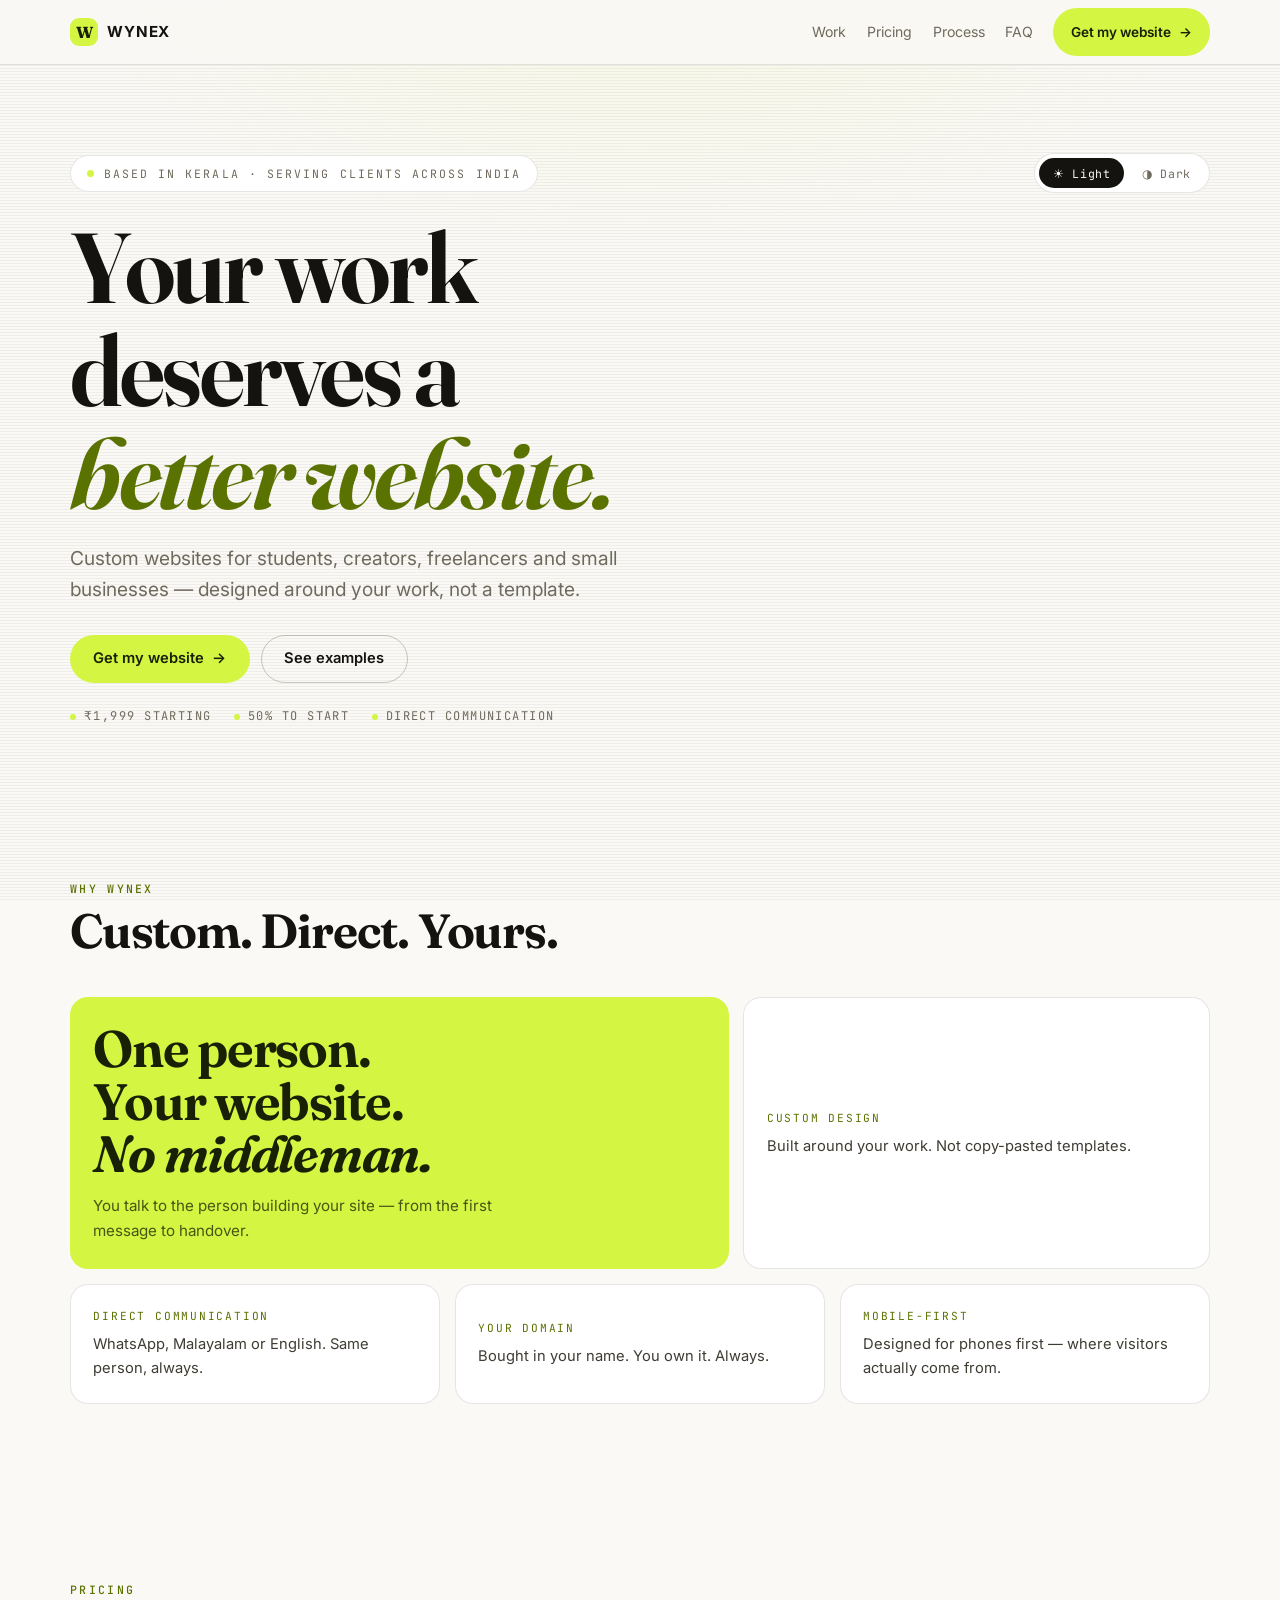
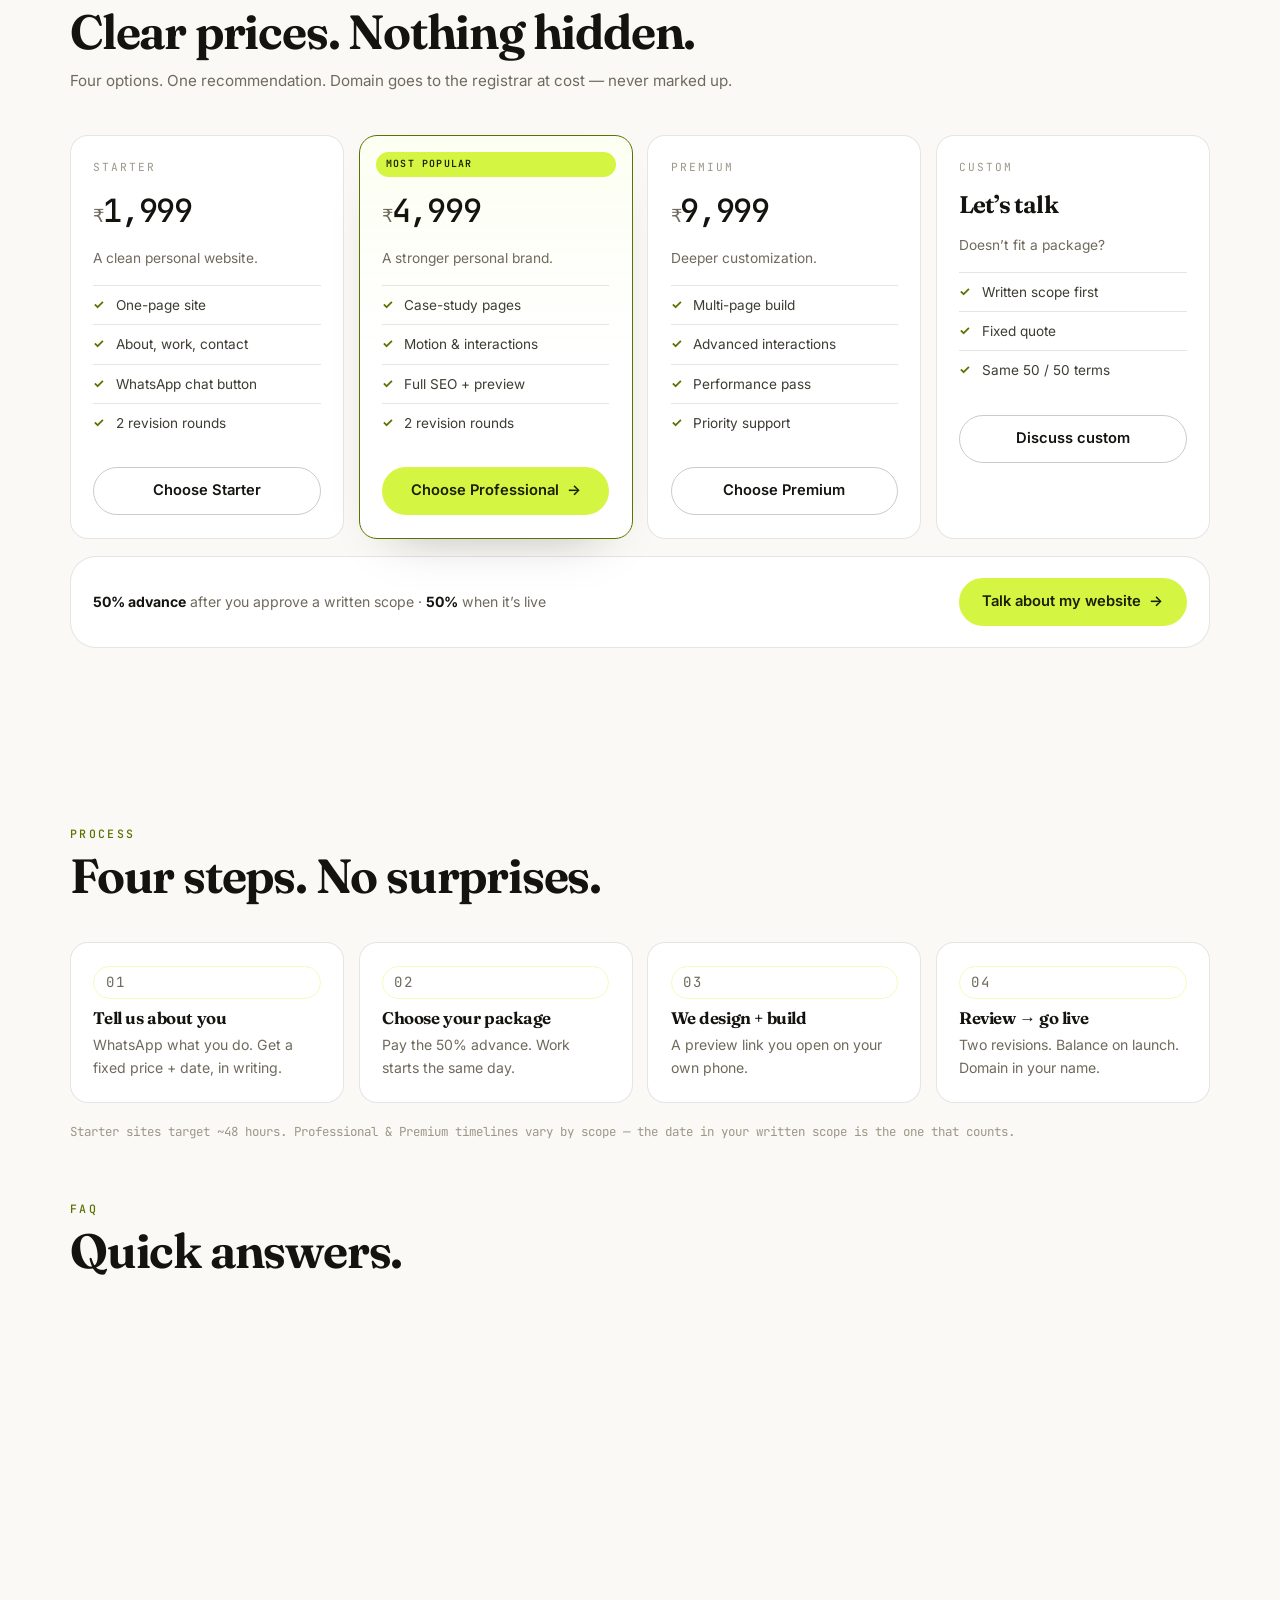
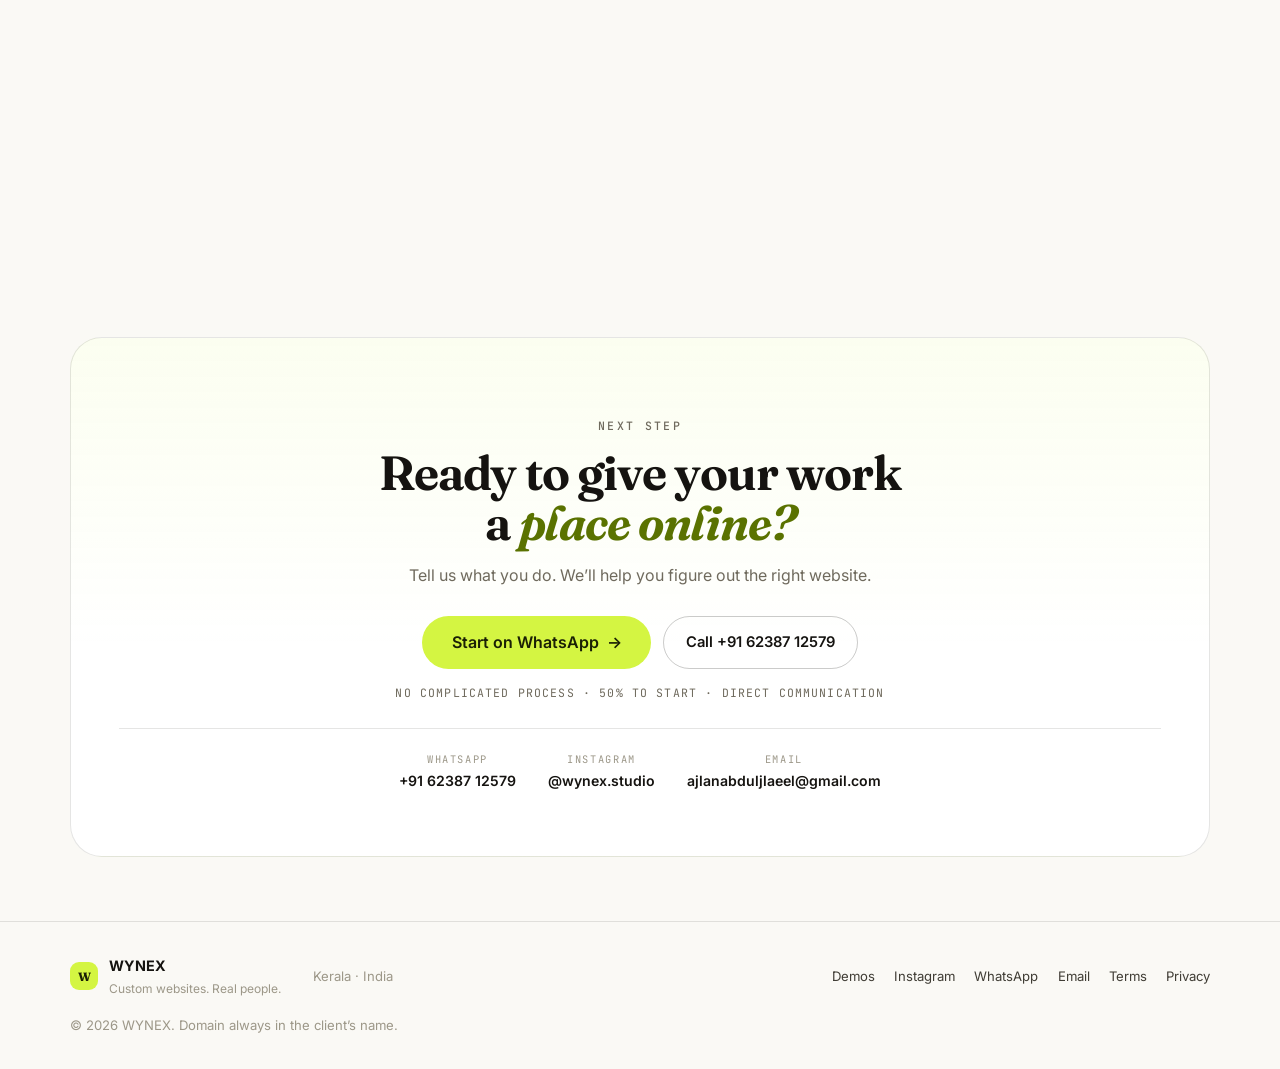
<file: index.html>
﻿<!DOCTYPE html>
<html lang="en">
<head>
<meta charset="utf-8">
<meta name="viewport" content="width=device-width, initial-scale=1">
<title>WYNEX — Custom Websites in Kerala &amp; India</title>
<meta name="description" content="WYNEX builds custom portfolio websites for students, freelancers, creators and small businesses in Kerala, India. Starting at ₹1,999. 50% to start, 50% on launch.">
<meta name="robots" content="index,follow,max-image-preview:large">
<meta name="theme-color" content="#faf9f5">
<script>try{if(localStorage.getItem('wynex-theme')==='dark'){document.documentElement.dataset.theme='dark'}}catch(e){}</script>
<link rel="canonical" href="https://ajlan69.github.io/wynex/">
<meta property="og:type" content="website">
<meta property="og:site_name" content="WYNEX">
<meta property="og:title" content="Your work deserves a better website.">
<meta property="og:description" content="Custom websites for students, creators, freelancers and small businesses in Kerala & India. From ₹1,999.">
<meta property="og:url" content="https://ajlan69.github.io/wynex/">
<meta property="og:image" content="https://ajlan69.github.io/wynex/assets/img/og-image.png">
<meta property="og:image:width" content="1200">
<meta property="og:image:height" content="630">
<meta name="twitter:card" content="summary_large_image">
<meta name="twitter:title" content="Your work deserves a better website. — WYNEX">
<meta name="twitter:description" content="Custom websites in Kerala & India. From ₹1,999. 50% to start.">
<meta name="twitter:image" content="https://ajlan69.github.io/wynex/assets/img/og-image.png">
<link rel="icon" href="assets/favicon.svg" type="image/svg+xml">
<link rel="apple-touch-icon" href="assets/favicon.svg">
<link rel="preconnect" href="https://fonts.googleapis.com">
<link rel="preconnect" href="https://fonts.gstatic.com" crossorigin>
<link rel="stylesheet" href="https://fonts.googleapis.com/css2?family=Fraunces:ital,opsz,wght@0,9..144,500;0,9..144,650;1,9..144,500&family=Inter:wght@400;500;600;700&family=JetBrains+Mono:wght@400;500&display=swap" media="print" onload="this.media='all'">
<noscript><link rel="stylesheet" href="https://fonts.googleapis.com/css2?family=Fraunces:ital,opsz,wght@0,9..144,500;0,9..144,650;1,9..144,500&family=Inter:wght@400;500;600;700&family=JetBrains+Mono:wght@400;500&display=swap"></noscript>
<link rel="stylesheet" href="assets/css/style.css">
<script type="application/ld+json">
{"@context":"https://schema.org","@type":"ProfessionalService","name":"WYNEX","url":"https://ajlan69.github.io/wynex/","description":"Independent one-person web-design service in Kochi, Kerala. Custom portfolio and business websites for students, freelancers, creators and small businesses across India.","areaServed":["Kochi","Kerala","IN"],"priceRange":"₹1999 - ₹9999","email":"ajlanabduljlaeel@gmail.com","telephone":"+91-62387-12579","sameAs":["https://instagram.com/wynex.studio"]}
</script>
<script type="application/ld+json">
{"@context":"https://schema.org","@type":"FAQPage","mainEntity":[
{"@type":"Question","name":"How quickly can my website be ready?","acceptedAnswer":{"@type":"Answer","text":"Starter sites are targeted within 48 hours. Professional and Premium timelines vary by scope and are agreed in writing before you pay anything."}},
{"@type":"Question","name":"Who owns the domain?","acceptedAnswer":{"@type":"Answer","text":"You do. The domain is bought in your name, paid by you to the registrar. WYNEX never takes ownership of a client domain."}},
{"@type":"Question","name":"Where is the website hosted?","acceptedAnswer":{"@type":"Answer","text":"Preferably on your own free Cloudflare Pages account, set up with you. If WYNEX hosts it, that happens under a clear written agreement — and you can move anytime."}},
{"@type":"Question","name":"How does payment work?","acceptedAnswer":{"@type":"Answer","text":"50% advance after you approve a written scope, 50% when the site is live. Nothing is charged before you agree to something in writing."}},
{"@type":"Question","name":"Can you help with the design? I have no logo or photos.","acceptedAnswer":{"@type":"Answer","text":"Yes. You send whatever you have over WhatsApp — photos, text, links — and the design direction is built around your work, not a template."}},
{"@type":"Question","name":"What happens after launch?","acceptedAnswer":{"@type":"Answer","text":"7 days of support are free. After that, small edits go through an optional ₹500/month plan or a small one-off quote agreed in writing first."}}]}
</script>
<script type="application/ld+json">
{"@context":"https://schema.org","@type":"ItemList","name":"WYNEX demo websites","itemListElement":[
{"@type":"ListItem","position":1,"url":"https://ajlan69.github.io/wynex/demos/designer/","name":"Designer portfolio demo"},
{"@type":"ListItem","position":2,"url":"https://ajlan69.github.io/wynex/demos/student/","name":"Student portfolio demo"},
{"@type":"ListItem","position":3,"url":"https://ajlan69.github.io/wynex/demos/photographer/","name":"Photographer portfolio demo"},
{"@type":"ListItem","position":4,"url":"https://ajlan69.github.io/wynex/demos/freelancer/","name":"Freelancer portfolio demo"},
{"@type":"ListItem","position":5,"url":"https://ajlan69.github.io/wynex/demos/shop/","name":"Local shop demo"},
{"@type":"ListItem","position":6,"url":"https://ajlan69.github.io/wynex/demos/salon/","name":"Salon demo"},
{"@type":"ListItem","position":7,"url":"https://ajlan69.github.io/wynex/demos/clinic/","name":"Clinic demo"},
{"@type":"ListItem","position":8,"url":"https://ajlan69.github.io/wynex/demos/restaurant/","name":"Restaurant demo"}]}
</script>
</head>
<body>
<a class="skip" href="#main">Skip to content</a>

<header class="site-head" id="top">
  <div class="wrap head-inner">
    <a class="logo" href="#top" aria-label="WYNEX — home"><span class="logo-mark" aria-hidden="true">W</span><span class="logo-word">WYNEX</span></a>
    <nav class="nav" id="nav" aria-label="Main">
      <ul class="nav-list">
        <li><a href="demos.html">Work</a></li>
        <li><a href="#pricing">Pricing</a></li>
        <li><a href="#process">Process</a></li>
        <li><a href="#faq">FAQ</a></li>
      </ul>
      <a class="btn btn-primary btn-sm nav-cta" href="https://wa.me/916238712579?text=Hi%20WYNEX!%20I%20found%20your%20website%20and%20I%E2%80%99m%20interested%20in%20getting%20a%20website.%20I%20do%20%5Bwork%2Fprofession%5D%20and%20I%E2%80%99d%20like%20to%20know%20which%20package%20would%20suit%20me." target="_blank" rel="noopener">Get my website <span aria-hidden="true">→</span></a>
    </nav>
    <button class="nav-toggle" id="navToggle" type="button" aria-expanded="false" aria-controls="nav" aria-label="Open menu"><span class="nav-toggle-bars" aria-hidden="true"><i></i><i></i><i></i></span></button>
  </div>
</header>

<main id="main">

  <!-- 1 · HERO -->
  <section class="hero">
    <div class="wrap">
      <div class="hero-top" data-reveal>
        <p class="eyebrow"><span class="pulse" aria-hidden="true"></span>Based in Kerala · Serving clients across India</p>
        <div class="theme-switch" role="group" aria-label="Colour mode">
          <button type="button" data-theme-set="light" aria-pressed="true">☀ Light</button>
          <button type="button" data-theme-set="dark" aria-pressed="false">◑ Dark</button>
        </div>
      </div>
      <h1 data-reveal>Your work<br>deserves a<br><em>better website.</em></h1>
      <p class="lead" data-reveal>Custom websites for students, creators, freelancers and small businesses — designed around your work, not a template.</p>
      <div class="btn-row" data-reveal>
        <a class="btn btn-primary" href="https://wa.me/916238712579?text=Hi%20WYNEX!%20I%20found%20your%20website%20and%20I%E2%80%99m%20interested%20in%20getting%20a%20website.%20I%20do%20%5Bwork%2Fprofession%5D%20and%20I%E2%80%99d%20like%20to%20know%20which%20package%20would%20suit%20me." target="_blank" rel="noopener">Get my website <span aria-hidden="true">→</span></a>
        <a class="btn btn-ghost" href="demos.html">See examples</a>
      </div>
      <ul class="trust-row" data-reveal>
        <li>₹1,999 starting</li>
        <li>50% to start</li>
        <li>Direct communication</li>
      </ul>

    </div>
  </section>

  <!-- 2 · DIFFERENCE -->
  <section class="section" id="difference">
    <div class="wrap">
      <header class="sec-head" data-reveal>
        <p class="kicker">Why Wynex</p>
        <h2>Custom. Direct. Yours.</h2>
      </header>
      <div class="bento diff-bento">
        <div class="card diff-lead span-7" data-reveal>
          <p class="diff-big">One person.<br>Your website.<br><em>No middleman.</em></p>
          <p class="diff-sub">You talk to the person building your site — from the first message to handover.</p>
        </div>
        <div class="card mini span-5" data-reveal><p class="mini-k">Custom design</p><p>Built around your work. Not copy-pasted templates.</p></div>
        <div class="card mini span-4" data-reveal><p class="mini-k">Direct communication</p><p>WhatsApp, Malayalam or English. Same person, always.</p></div>
        <div class="card mini span-4" data-reveal><p class="mini-k">Your domain</p><p>Bought in your name. You own it. Always.</p></div>
        <div class="card mini span-4" data-reveal><p class="mini-k">Mobile-first</p><p>Designed for phones first — where visitors actually come from.</p></div>
      </div>
    </div>
  </section>

  <!-- 4 · PRICING -->
  <section class="section" id="pricing">
    <div class="wrap">
      <header class="sec-head" data-reveal>
        <p class="kicker">Pricing</p>
        <h2>Clear prices. Nothing hidden.</h2>
        <p class="sec-note">Four options. One recommendation. Domain goes to the registrar at cost — never marked up.</p>
      </header>
      <div class="bento price-bento">
        <div class="card price span-3" data-reveal>
          <p class="plan-name">Starter</p>
          <p class="amount"><span>₹</span>1,999</p>
          <p class="plan-for">A clean personal website.</p>
          <ul><li>One-page site</li><li>About, work, contact</li><li>WhatsApp chat button</li><li>2 revision rounds</li></ul>
          <a class="btn btn-ghost btn-block" href="https://wa.me/916238712579?text=Hi%20WYNEX!%20I%27d%20like%20the%20Starter%20package%20(%E2%82%B91%2C999)." target="_blank" rel="noopener">Choose Starter</a>
        </div>
        <div class="card price price-hot span-3" data-reveal>
          <p class="flag flag-hot">Most popular</p>
          <p class="plan-name">Professional</p>
          <p class="amount"><span>₹</span>4,999</p>
          <p class="plan-for">A stronger personal brand.</p>
          <ul><li>Case-study pages</li><li>Motion &amp; interactions</li><li>Full SEO + preview</li><li>2 revision rounds</li></ul>
          <a class="btn btn-primary btn-block" href="https://wa.me/916238712579?text=Hi%20WYNEX!%20I%27d%20like%20the%20Professional%20package%20(%E2%82%B94%2C999)." target="_blank" rel="noopener">Choose Professional <span aria-hidden="true">→</span></a>
        </div>
        <div class="card price span-3" data-reveal>
          <p class="plan-name">Premium</p>
          <p class="amount"><span>₹</span>9,999</p>
          <p class="plan-for">Deeper customization.</p>
          <ul><li>Multi-page build</li><li>Advanced interactions</li><li>Performance pass</li><li>Priority support</li></ul>
          <a class="btn btn-ghost btn-block" href="https://wa.me/916238712579?text=Hi%20WYNEX!%20I%27d%20like%20the%20Premium%20package%20(%E2%82%B99%2C999)." target="_blank" rel="noopener">Choose Premium</a>
        </div>
        <div class="card price span-3" data-reveal>
          <p class="plan-name">Custom</p>
          <p class="amount amount-alt">Let&rsquo;s talk</p>
          <p class="plan-for">Doesn&rsquo;t fit a package?</p>
          <ul><li>Written scope first</li><li>Fixed quote</li><li>Same 50 / 50 terms</li></ul>
          <a class="btn btn-ghost btn-block" href="https://wa.me/916238712579?text=Hi%20WYNEX!%20I%27d%20like%20a%20custom%20quote.%20Here%27s%20what%20I%20need%3A%20" target="_blank" rel="noopener">Discuss custom</a>
        </div>
      </div>
      <div class="payline" data-reveal>
        <p><strong>50% advance</strong> after you approve a written scope · <strong>50%</strong> when it&rsquo;s live</p>
        <a class="btn btn-primary" href="https://wa.me/916238712579?text=Hi%20WYNEX!%20I%20need%20a%20website.%20I%20do%20%5Bwork%5D%20in%20%5Bplace%5D.%20Please%20tell%20me%20the%20price%20and%20time." target="_blank" rel="noopener">Talk about my website <span aria-hidden="true">→</span></a>
      </div>
    </div>
  </section>

  <!-- 5 · PROCESS + FAQ -->
  <section class="section" id="process">
    <div class="wrap">
      <header class="sec-head" data-reveal>
        <p class="kicker">Process</p>
        <h2>Four steps. No surprises.</h2>
      </header>
      <ol class="bento steps">
        <li class="card step span-3" data-reveal><p class="step-n">01</p><h3>Tell us about you</h3><p>WhatsApp what you do. Get a fixed price + date, in writing.</p></li>
        <li class="card step span-3" data-reveal><p class="step-n">02</p><h3>Choose your package</h3><p>Pay the 50% advance. Work starts the same day.</p></li>
        <li class="card step span-3" data-reveal><p class="step-n">03</p><h3>We design + build</h3><p>A preview link you open on your own phone.</p></li>
        <li class="card step span-3" data-reveal><p class="step-n">04</p><h3>Review → go live</h3><p>Two revisions. Balance on launch. Domain in your name.</p></li>
      </ol>
      <p class="fine" data-reveal>Starter sites target ~48 hours. Professional &amp; Premium timelines vary by scope — the date in your written scope is the one that counts.</p>

      <header class="sec-head sec-faq" id="faq" data-reveal>
        <p class="kicker">FAQ</p>
        <h2>Quick answers.</h2>
      </header>
      <div class="faq">
        <details class="qa" data-reveal><summary><span>How quickly can my website be ready?</span></summary><div class="qa-body"><p>Starter targets ~48 hours. Professional &amp; Premium vary by scope — agreed in writing before you pay.</p></div></details>
        <details class="qa" data-reveal><summary><span>Who owns the domain?</span></summary><div class="qa-body"><p>You. Bought in your name, paid to the registrar at cost. Never ours.</p></div></details>
        <details class="qa" data-reveal><summary><span>Where is the website hosted?</span></summary><div class="qa-body"><p>Preferably your own free Cloudflare Pages account. If we host it, that&rsquo;s under a written agreement — and you can move anytime.</p></div></details>
        <details class="qa" data-reveal><summary><span>How does payment work?</span></summary><div class="qa-body"><p>Two halves: 50% after you approve the written scope, 50% when the site is live.</p></div></details>
        <details class="qa" data-reveal><summary><span>Can you help with the design?</span></summary><div class="qa-body"><p>Yes. Send photos, text and links over WhatsApp — the direction is built around your work, not a template.</p></div></details>
        <details class="qa" data-reveal><summary><span>What happens after launch?</span></summary><div class="qa-body"><p>7 days of support are free. Later edits go through an optional ₹500/month plan or a small written quote.</p></div></details>
      </div>
    </div>
  </section>

  <!-- 6 · FINAL CTA -->
  <section class="cta-final" id="contact">
    <div class="wrap">
      <div class="card cta-box" data-reveal>
        <p class="kicker">Next step</p>
        <h2>Ready to give your work<br>a <em>place online?</em></h2>
        <p>Tell us what you do. We&rsquo;ll help you figure out the right website.</p>
        <div class="btn-row">
          <a class="btn btn-primary btn-lg" href="https://wa.me/916238712579?text=Hi%20WYNEX!%20I%20found%20your%20website%20and%20I%E2%80%99m%20interested%20in%20getting%20a%20website.%20I%20do%20%5Bwork%2Fprofession%5D%20and%20I%E2%80%99d%20like%20to%20know%20which%20package%20would%20suit%20me." target="_blank" rel="noopener">Start on WhatsApp <span aria-hidden="true">→</span></a>
          <a class="btn btn-ghost" href="tel:+916238712579">Call +91 62387 12579</a>
        </div>
        <p class="reassure">No complicated process · 50% to start · Direct communication</p>
        <ul class="channels">
          <li><span>WhatsApp</span><a href="https://wa.me/916238712579" target="_blank" rel="noopener">+91 62387 12579</a></li>
          <li><span>Instagram</span><a href="https://instagram.com/wynex.studio" target="_blank" rel="noopener">@wynex.studio</a></li>
          <li><span>Email</span><a href="mailto:ajlanabduljlaeel@gmail.com">ajlanabduljlaeel@gmail.com</a></li>
        </ul>
      </div>
    </div>
  </section>

</main>

<footer class="site-foot">
  <div class="wrap foot-inner">
    <div class="foot-brand"><span class="logo-mark" aria-hidden="true">W</span><div><strong>WYNEX</strong><span>Custom websites. Real people.</span></div></div>
    <p class="foot-locale">Kerala · India</p>
    <nav class="foot-links" aria-label="Footer">
      <a href="demos.html">Demos</a>
      <a href="https://instagram.com/wynex.studio" target="_blank" rel="noopener">Instagram</a>
      <a href="https://wa.me/916238712579" target="_blank" rel="noopener">WhatsApp</a>
      <a href="mailto:ajlanabduljlaeel@gmail.com">Email</a>
      <a href="terms.html">Terms</a>
      <a href="privacy.html">Privacy</a>
    </nav>
    <p class="foot-copy">© <span id="year">2026</span> WYNEX. Domain always in the client&rsquo;s name.</p>
  </div>
</footer>

<nav class="mbar" aria-label="Quick contact">
  <a class="mbar-btn" href="tel:+916238712579">Call now</a>
  <a class="mbar-btn mbar-wa" href="https://wa.me/916238712579?text=Hi%20WYNEX!%20I%20found%20your%20website%20and%20I%E2%80%99m%20interested%20in%20getting%20a%20website." target="_blank" rel="noopener">WhatsApp →</a>
</nav>

<script src="assets/js/main.js" defer></script>
</body>
</html>
</file>
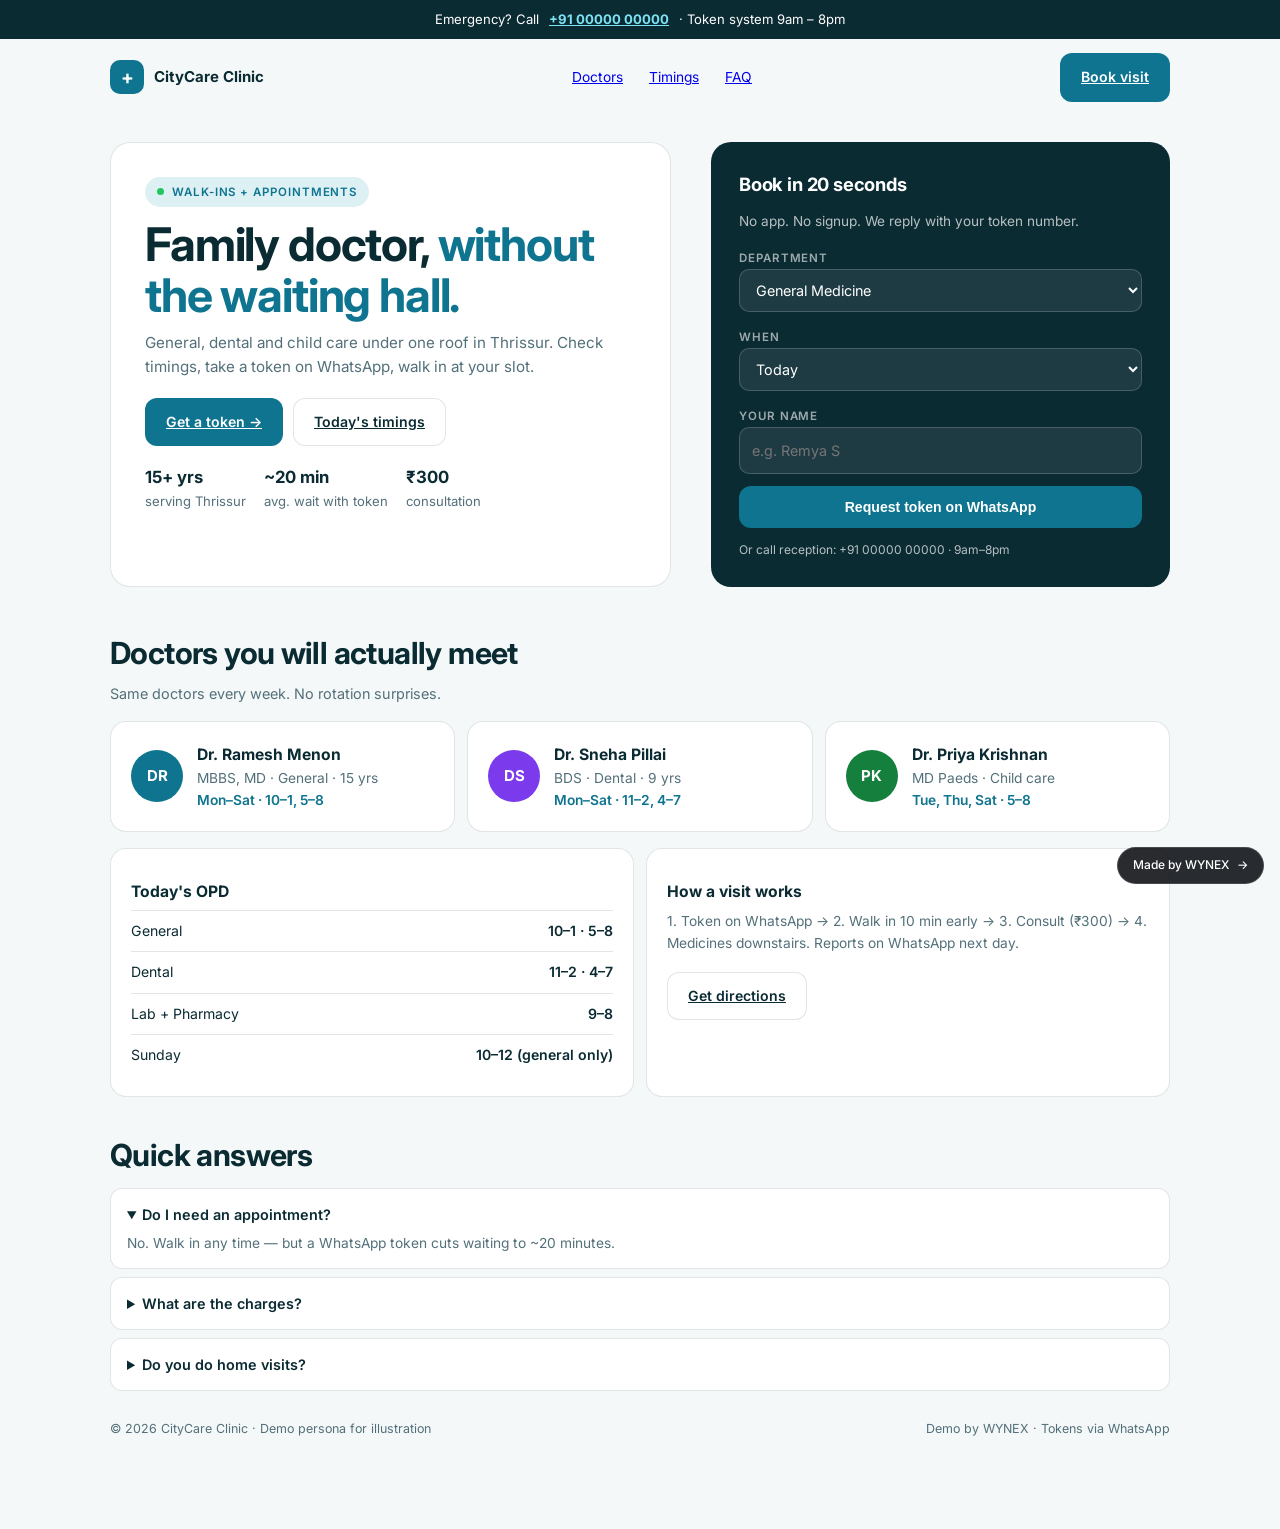
<file: demos/clinic/index.html>
<!DOCTYPE html>
<html lang="en">
<head>
<meta charset="UTF-8">
<meta name="viewport" content="width=device-width, initial-scale=1.0">
<title>CityCare Clinic — General & Dental, Thrissur | Demo</title>
<meta name="description" content="Family clinic in Thrissur. Doctor timings, treatments and WhatsApp appointments. WYNEX demo.">
<link rel="canonical" href="https://ajlan69.github.io/wynex/demos/clinic/">
<meta name="theme-color" content="#EFF6F6">
<meta property="og:type" content="website">
<meta property="og:title" content="CityCare Clinic — General & Dental, Thrissur">
<meta property="og:description" content="Doctor timings and WhatsApp appointments. WYNEX demo for clinics.">
<meta property="og:url" content="https://ajlan69.github.io/wynex/demos/clinic/">
<meta property="og:image" content="https://ajlan69.github.io/wynex/assets/img/demo-clinic.svg">
<link rel="preconnect" href="https://fonts.googleapis.com">
<link rel="preconnect" href="https://fonts.gstatic.com" crossorigin>
<link href="https://fonts.googleapis.com/css2?family=Inter:wght@400;500;600;700&display=swap" rel="stylesheet">
<link rel="icon" href="data:image/svg+xml,%3Csvg xmlns='http://www.w3.org/2000/svg' viewBox='0 0 32 32'%3E%3Crect width='32' height='32' rx='9' fill='%230E7490'/%3E%3Ctext x='16' y='22' text-anchor='middle' font-size='16' fill='white'%3E+%3C/text%3E%3C/svg%3E">
<style>
:root{--bg:#F4F8F8;--card:#fff;--ink:#0B2B33;--muted:#53707A;--line:rgba(11,43,51,.12);--teal:#0E7490;--teal-dark:#0B5A70;--teal-soft:#DDF0F4;--green:#15803D;--sans:'Inter',system-ui,sans-serif;--ease:cubic-bezier(.22,1,.36,1);--r:16px;--gut:clamp(20px,4vw,40px);--max:1060px}
*{box-sizing:border-box;margin:0;padding:0}html{scroll-behavior:smooth}
body{background:var(--bg);color:var(--ink);font-family:var(--sans);font-size:15px;line-height:1.6;-webkit-font-smoothing:antialiased}
.wrap{width:min(var(--max),100% - var(--gut)*2);margin-inline:auto}
.alert{display:flex;gap:10px;align-items:center;justify-content:center;background:var(--ink);color:#fff;font-size:.82rem;padding:9px 16px;text-align:center}
.alert b{color:#7DE3F4}
.nav{display:flex;align-items:center;justify-content:space-between;padding:14px 0;gap:12px}
.brand{display:flex;align-items:center;gap:10px;font-weight:700}.cross{width:34px;height:34px;border-radius:10px;background:var(--teal);color:#fff;display:grid;place-items:center;font-size:1.2rem;font-weight:700}
.links{display:flex;gap:2px;font-size:.86rem;color:var(--muted)}.links a{padding:8px 12px;border-radius:8px}.links a:hover{background:#fff;color:var(--ink)}
.btn{display:inline-flex;align-items:center;justify-content:center;gap:8px;padding:12px 20px;border-radius:12px;font-weight:600;font-size:.88rem;border:1px solid transparent;transition:.25s var(--ease)}
.btn-teal{background:var(--teal);color:#fff}.btn-teal:hover{background:var(--teal-dark);transform:translateY(-1px)}
.btn-white{background:#fff;border-color:var(--line);color:var(--ink)}.btn-white:hover{border-color:var(--teal);color:var(--teal)}
.hero{display:grid;grid-template-columns:1.1fr .9fr;gap:clamp(20px,4vw,40px);align-items:stretch;padding:26px 0 8px}
.hero-copy{background:var(--card);border:1px solid var(--line);border-radius:20px;padding:clamp(22px,3.5vw,34px)}
.badge{display:inline-flex;align-items:center;gap:8px;font-size:.72rem;font-weight:600;letter-spacing:.08em;text-transform:uppercase;color:var(--teal);background:var(--teal-soft);border-radius:100px;padding:6px 12px}
.badge i{width:7px;height:7px;border-radius:50%;background:#22c55e}
h1{font-size:clamp(1.9rem,4.4vw,2.9rem);line-height:1.1;letter-spacing:-.025em;margin-top:12px}
h1 span{color:var(--teal)}
.hero-copy p{color:var(--muted);margin-top:10px;font-size:.95rem}
.cta{display:flex;flex-wrap:wrap;gap:10px;margin-top:18px}
.proof{display:flex;gap:18px;margin-top:18px;flex-wrap:wrap;font-size:.82rem;color:var(--muted)}.proof b{display:block;font-size:1.05rem;color:var(--ink)}
.appt{background:var(--ink);color:#fff;border-radius:20px;padding:clamp(20px,3vw,28px);display:flex;flex-direction:column;gap:12px}
.appt h2{font-size:1.15rem;letter-spacing:-.01em}.appt p{font-size:.85rem;opacity:.7}
.appt label{font-size:.72rem;letter-spacing:.08em;text-transform:uppercase;opacity:.6;font-weight:600}
.appt select,.appt input{background:rgba(255,255,255,.08);border:1px solid rgba(255,255,255,.18);border-radius:10px;color:#fff;padding:11px 12px;width:100%;font:inherit;font-size:.9rem}
.appt select option{color:#111}
.grid3{display:grid;grid-template-columns:repeat(3,1fr);gap:12px;margin-top:16px}
.card{background:var(--card);border:1px solid var(--line);border-radius:var(--r);padding:20px}
.card h3{font-size:.98rem;margin:10px 0 6px}.card p{font-size:.86rem;color:var(--muted)}
.ico{width:40px;height:40px;border-radius:12px;background:var(--teal-soft);display:grid;place-items:center;font-size:1.15rem}
.doc{display:flex;gap:14px;align-items:center}.ava{width:52px;height:52px;border-radius:50%;display:grid;place-items:center;font-weight:700;color:#fff;flex:none}
h2.sec{font-size:clamp(1.4rem,3vw,1.9rem);letter-spacing:-.02em;margin-top:34px}
.sub{color:var(--muted);font-size:.9rem;margin-top:4px}
.split{display:grid;grid-template-columns:1fr 1fr;gap:12px;margin-top:16px}
table{width:100%;border-collapse:collapse;font-size:.88rem}td{padding:9px 0;border-top:1px solid var(--line)}td:last-child{text-align:right;font-weight:600}
.faq details{background:var(--card);border:1px solid var(--line);border-radius:12px;padding:14px 16px;margin-top:8px;font-size:.9rem}
.faq summary{font-weight:600;cursor:pointer}.faq p{color:var(--muted);margin-top:6px;font-size:.86rem}
footer{padding:28px 0 90px;color:var(--muted);font-size:.78rem;display:flex;justify-content:space-between;gap:10px;flex-wrap:wrap}
@media(max-width:860px){.hero,.split{grid-template-columns:1fr}.grid3{grid-template-columns:1fr 1fr}.links{display:none}}
@media(max-width:560px){.grid3{grid-template-columns:1fr}}
</style>
</head>
<body>
<p class="alert">Emergency? Call <b><a href="tel:+910000000000" style="color:inherit">+91 00000 00000</a></b> · Token system 9am – 8pm</p>
<div class="wrap">
<nav class="nav"><span class="brand"><span class="cross">+</span> CityCare Clinic</span><div class="links"><a href="#doctors">Doctors</a><a href="#timings">Timings</a><a href="#faq">FAQ</a></div><a class="btn btn-teal" href="#book">Book visit</a></nav>
<header class="hero">
<div class="hero-copy"><span class="badge"><i></i>Walk-ins + appointments</span><h1>Family doctor, <span>without the waiting hall.</span></h1><p>General, dental and child care under one roof in Thrissur. Check timings, take a token on WhatsApp, walk in at your slot.</p><div class="cta"><a class="btn btn-teal" href="#book">Get a token →</a><a class="btn btn-white" href="#timings">Today's timings</a></div><div class="proof"><span><b>15+ yrs</b>serving Thrissur</span><span><b>~20 min</b>avg. wait with token</span><span><b>₹300</b>consultation</span></div></div>
<form class="appt" id="book" onsubmit="return bookToken(event)"><h2>Book in 20 seconds</h2><p>No app. No signup. We reply with your token number.</p><div><label for="dept">Department</label><select id="dept"><option>General Medicine</option><option>Dental</option><option>Paediatrics</option><option>Skin</option></select></div><div><label for="day">When</label><select id="day"><option>Today</option><option>Tomorrow</option><option>Day after</option></select></div><div><label for="name">Your name</label><input id="name" required placeholder="e.g. Remya S"></div><button class="btn btn-teal" type="submit">Request token on WhatsApp</button><p style="font-size:.75rem">Or call reception: +91 00000 00000 · 9am–8pm</p></form>
</header>
<h2 class="sec" id="doctors">Doctors you will actually meet</h2><p class="sub">Same doctors every week. No rotation surprises.</p>
<div class="grid3">
<div class="card doc"><span class="ava" style="background:#0E7490">DR</span><div><h3 style="margin:0">Dr. Ramesh Menon</h3><p>MBBS, MD · General · 15 yrs</p><p style="color:var(--teal);font-weight:600">Mon–Sat · 10–1, 5–8</p></div></div>
<div class="card doc"><span class="ava" style="background:#7C3AED">DS</span><div><h3 style="margin:0">Dr. Sneha Pillai</h3><p>BDS · Dental · 9 yrs</p><p style="color:var(--teal);font-weight:600">Mon–Sat · 11–2, 4–7</p></div></div>
<div class="card doc"><span class="ava" style="background:#15803D">PK</span><div><h3 style="margin:0">Dr. Priya Krishnan</h3><p>MD Paeds · Child care</p><p style="color:var(--teal);font-weight:600">Tue, Thu, Sat · 5–8</p></div></div>
</div>
<div class="split" id="timings">
<div class="card"><h3>Today's OPD</h3><table><tr><td>General</td><td>10–1 · 5–8</td></tr><tr><td>Dental</td><td>11–2 · 4–7</td></tr><tr><td>Lab + Pharmacy</td><td>9–8</td></tr><tr><td>Sunday</td><td>10–12 (general only)</td></tr></table></div>
<div class="card"><h3>How a visit works</h3><p>1. Token on WhatsApp → 2. Walk in 10 min early → 3. Consult (₹300) → 4. Medicines downstairs. Reports on WhatsApp next day.</p><div class="cta"><a class="btn btn-white" href="https://maps.google.com/?q=Thrissur" target="_blank" rel="noopener">Get directions</a></div></div>
</div>
<h2 class="sec" id="faq">Quick answers</h2>
<div class="faq"><details open><summary>Do I need an appointment?</summary><p>No. Walk in any time — but a WhatsApp token cuts waiting to ~20 minutes.</p></details><details><summary>What are the charges?</summary><p>₹300 general, ₹400 specialist. Procedures quoted in writing before treatment.</p></details><details><summary>Do you do home visits?</summary><p>Yes, within 5 km for elderly patients. Call before 12 noon.</p></details></div>
<footer><span>© 2026 CityCare Clinic · Demo persona for illustration</span><span>Demo by WYNEX · Tokens via WhatsApp</span></footer>
</div>
<script>
function bookToken(e){e.preventDefault();var d=document.getElementById('dept').value,day=document.getElementById('day').value,n=document.getElementById('name').value.trim()||'Patient';var m='Hi CityCare! I need a token. '+d+' | '+day+' | Name: '+n;window.open('https://wa.me/910000000000?text='+encodeURIComponent(m),'_blank');return false;}
</script>
<!-- Made by WYNEX — backlink badge (keep on every demo) -->
<a class="wynex-badge" href="../../#examples" aria-label="Back to WYNEX demos">Made by WYNEX <span aria-hidden="true">→</span></a>
<style>.wynex-badge{position:fixed;right:16px;bottom:16px;z-index:9000;display:inline-flex;align-items:center;gap:8px;padding:9px 15px;border-radius:100px;background:rgba(12,14,19,.88);color:#fff;font:500 12px/1.4 Inter,system-ui,sans-serif;text-decoration:none;border:1px solid rgba(255,255,255,.14)}</style>
</body>
</html>
</file>
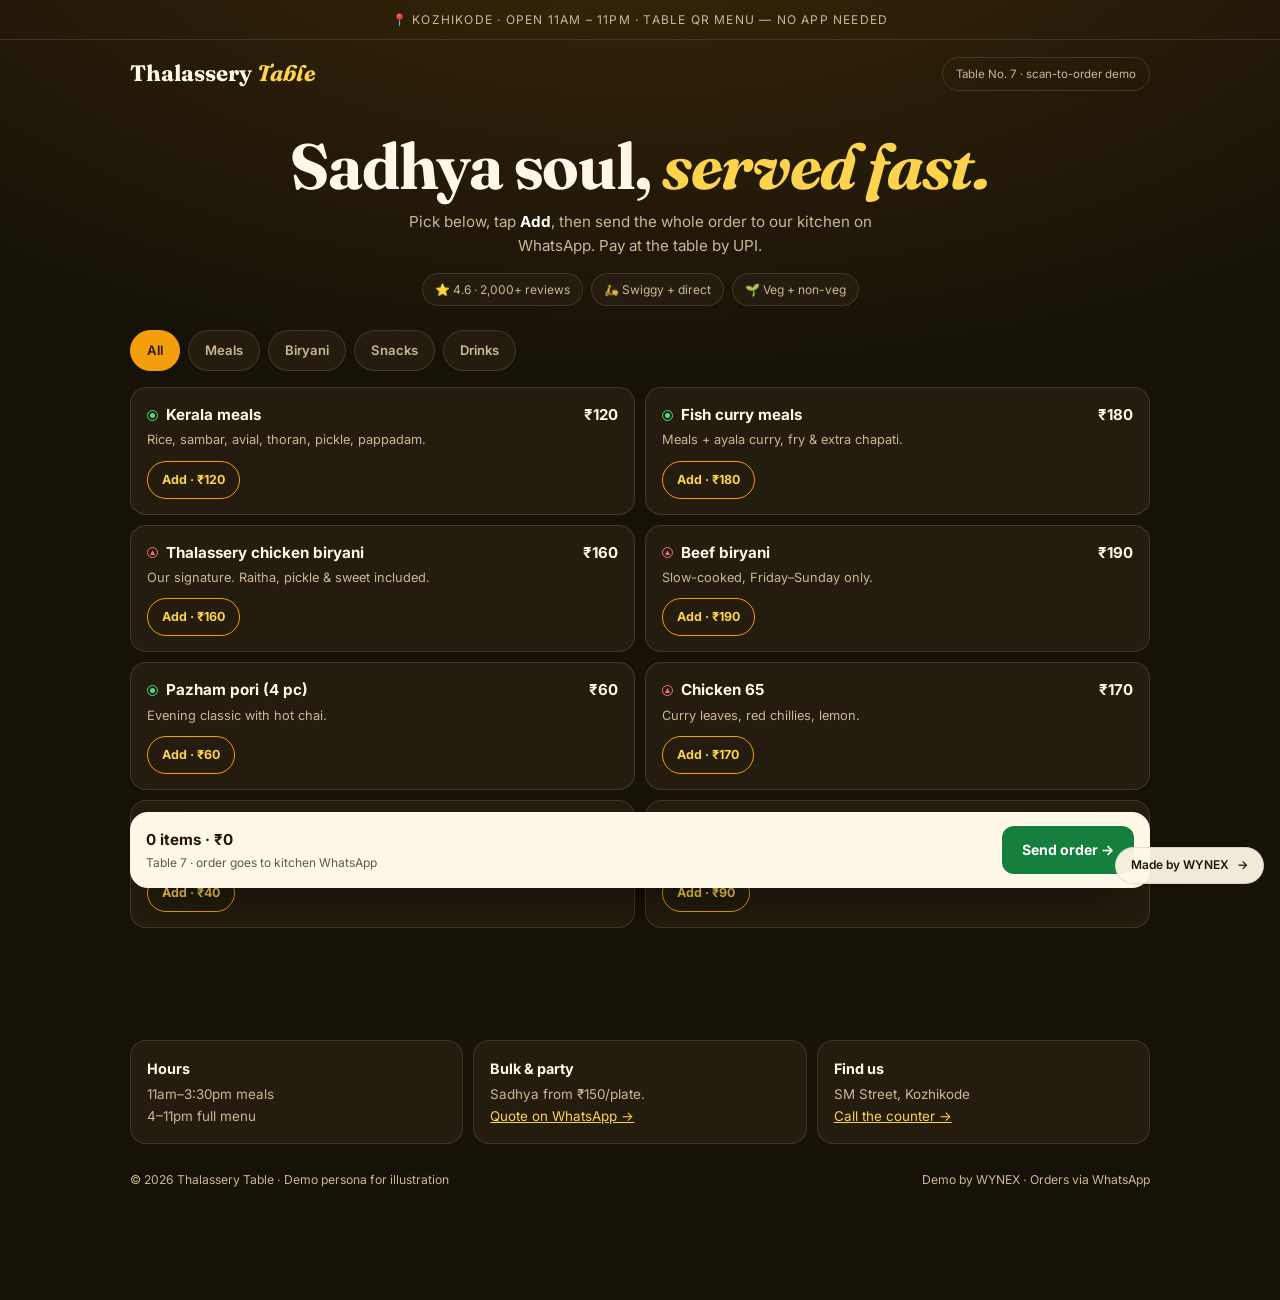
<file: demos/restaurant/index.html>
<!DOCTYPE html>
<html lang="en">
<head>
<meta charset="UTF-8">
<meta name="viewport" content="width=device-width, initial-scale=1.0">
<title>Thalassery Table — Kerala Kitchen, Kozhikode | Demo</title>
<meta name="description" content="Kerala restaurant in Kozhikode. Table-QR menu with order-over-WhatsApp. WYNEX demo.">
<link rel="canonical" href="https://ajlan69.github.io/wynex/demos/restaurant/">
<meta name="theme-color" content="#171208">
<meta property="og:type" content="website">
<meta property="og:title" content="Thalassery Table — Kerala Kitchen, Kozhikode">
<meta property="og:description" content="Scan, pick, order on WhatsApp. WYNEX demo for restaurants.">
<meta property="og:url" content="https://ajlan69.github.io/wynex/demos/restaurant/">
<meta property="og:image" content="https://ajlan69.github.io/wynex/assets/img/demo-restaurant.svg">
<link rel="preconnect" href="https://fonts.googleapis.com">
<link rel="preconnect" href="https://fonts.gstatic.com" crossorigin>
<link href="https://fonts.googleapis.com/css2?family=Fraunces:opsz,wght@9..144,500;9..144,700&family=Inter:wght@400;500;600;700&display=swap" rel="stylesheet">
<link rel="icon" href="data:image/svg+xml,%3Csvg xmlns='http://www.w3.org/2000/svg' viewBox='0 0 32 32'%3E%3Crect width='32' height='32' rx='9' fill='%23D97706'/%3E%3Ctext x='16' y='22' text-anchor='middle' font-size='16'%3E🍽%3C/text%3E%3C/svg%3E">
<style>
:root{--bg:#171208;--bg2:#211A0D;--card:#241C0E;--card2:#2C2311;--ink:#FFF7E8;--muted:#C9B895;--line:rgba(255,247,232,.13);--amber:#F59E0B;--amber2:#FCD34D;--green:#4ADE80;--red:#F87171;--serif:'Fraunces',Georgia,serif;--sans:'Inter',system-ui,sans-serif;--ease:cubic-bezier(.22,1,.36,1);--r:16px;--gut:clamp(18px,4vw,36px);--max:1020px}
*{box-sizing:border-box;margin:0;padding:0}html{scroll-behavior:smooth}
body{background:radial-gradient(1000px 500px at 50% -10%,rgba(245,158,11,.16),transparent),var(--bg);color:var(--ink);font-family:var(--sans);font-size:15px;line-height:1.6;-webkit-font-smoothing:antialiased}
.wrap{width:min(var(--max),100% - var(--gut)*2);margin-inline:auto}
.top{text-align:center;font-size:.75rem;letter-spacing:.1em;text-transform:uppercase;color:var(--muted);padding:10px;border-bottom:1px solid var(--line)}
.nav{display:flex;align-items:center;justify-content:space-between;padding:16px 0;gap:12px}
.brand{font-family:var(--serif);font-size:1.4rem;font-weight:700}.brand em{color:var(--amber2);font-style:italic}
.pill{font-size:.72rem;border:1px solid var(--line);border-radius:100px;padding:7px 13px;color:var(--muted)}
.hero{text-align:center;padding:26px 0 6px}
.hero h1{font-family:var(--serif);font-size:clamp(2.4rem,6.5vw,4rem);line-height:1;letter-spacing:-.02em}
.hero h1 em{font-style:italic;color:var(--amber2)}
.hero p{color:var(--muted);margin:12px auto 0;max-width:52ch;font-size:.95rem}
.meta{display:flex;gap:8px;justify-content:center;flex-wrap:wrap;margin-top:14px}
.meta span{font-size:.75rem;border:1px solid var(--line);background:var(--card);padding:6px 12px;border-radius:100px;color:var(--muted)}
.cats{display:flex;gap:8px;justify-content:flex-start;overflow-x:auto;padding:18px 0 4px;scrollbar-width:none}
.cats button{flex:none;font:inherit;font-size:.82rem;font-weight:600;padding:9px 16px;border-radius:100px;border:1px solid var(--line);background:var(--card);color:var(--muted);cursor:pointer}
.cats button.on{background:var(--amber);border-color:var(--amber);color:#231603}
.menu{display:grid;grid-template-columns:1fr 1fr;gap:10px;margin-top:12px}
.dish{display:flex;justify-content:space-between;gap:12px;background:var(--card);border:1px solid var(--line);border-radius:var(--r);padding:15px 16px}
.dish h3{font-size:.95rem;display:flex;align-items:center;gap:8px}
.dot{width:11px;height:11px;border-radius:50%;flex:none;border:1.5px solid}.veg{border-color:var(--green);position:relative}.veg::after{content:'';position:absolute;inset:2px;border-radius:50%;background:var(--green)}.nonveg{border-color:var(--red);position:relative}.nonveg::after{content:'';position:absolute;inset:2px;background:var(--red);clip-path:polygon(50% 0,100% 100%,0 100%)}
.dish p{font-size:.8rem;color:var(--muted);margin-top:3px}
.price{font-weight:700;white-space:nowrap}
.add{margin-top:10px;font:inherit;font-size:.78rem;font-weight:700;padding:8px 14px;border-radius:100px;background:transparent;border:1px solid var(--amber);color:var(--amber2);cursor:pointer;transition:.25s}
.add:hover{background:var(--amber);color:#231603}
.add.in{background:var(--amber);color:#231603}
.bar{position:sticky;bottom:12px;margin-top:18px;background:#FFF7E8;color:#231603;border-radius:18px;padding:14px 16px;display:flex;align-items:center;justify-content:space-between;gap:12px;box-shadow:0 20px 50px -20px rgba(0,0,0,.7)}
.bar b{font-size:.95rem}.bar small{display:block;font-size:.75rem;opacity:.7}
.order{font:inherit;font-weight:700;font-size:.88rem;background:#15803D;color:#fff;border:0;border-radius:12px;padding:13px 20px;cursor:pointer}
.info{display:grid;grid-template-columns:1fr 1fr 1fr;gap:10px;margin-top:18px}
.info div{background:var(--card);border:1px solid var(--line);border-radius:var(--r);padding:16px;font-size:.84rem;color:var(--muted)}
.info b{display:block;color:var(--ink);margin-bottom:4px;font-size:.9rem}
footer{padding:26px 0 110px;color:var(--muted);font-size:.76rem;display:flex;justify-content:space-between;gap:10px;flex-wrap:wrap}
@media(max-width:760px){.menu{grid-template-columns:1fr}.info{grid-template-columns:1fr}.pill{display:none}}
</style>
</head>
<body>
<p class="top">📍 Kozhikode · Open 11am – 11pm · Table QR menu — no app needed</p>
<div class="wrap">
<nav class="nav"><span class="brand">Thalassery <em>Table</em></span><span class="pill">Table No. 7 · scan-to-order demo</span></nav>
<header class="hero"><h1>Sadhya soul, <em>served fast.</em></h1><p>Pick below, tap <b style="color:#fff">Add</b>, then send the whole order to our kitchen on WhatsApp. Pay at the table by UPI.</p><div class="meta"><span>⭐ 4.6 · 2,000+ reviews</span><span>🛵 Swiggy + direct</span><span>🌱 Veg + non-veg</span></div></header>
<nav class="cats" aria-label="Menu categories"><button class="on" data-f="all">All</button><button data-f="meals">Meals</button><button data-f="biryani">Biryani</button><button data-f="snacks">Snacks</button><button data-f="drinks">Drinks</button></nav>
<div class="menu" id="menu">
<div class="dish" data-c="meals"><div><h3><span class="dot veg"></span>Kerala meals</h3><p>Rice, sambar, avial, thoran, pickle, pappadam.</p><button class="add" data-n="Kerala meals" data-p="120">Add · ₹120</button></div><span class="price">₹120</span></div>
<div class="dish" data-c="meals"><div><h3><span class="dot veg"></span>Fish curry meals</h3><p>Meals + ayala curry, fry &amp; extra chapati.</p><button class="add" data-n="Fish curry meals" data-p="180">Add · ₹180</button></div><span class="price">₹180</span></div>
<div class="dish" data-c="biryani"><div><h3><span class="dot nonveg"></span>Thalassery chicken biryani</h3><p>Our signature. Raitha, pickle &amp; sweet included.</p><button class="add" data-n="Chicken biryani" data-p="160">Add · ₹160</button></div><span class="price">₹160</span></div>
<div class="dish" data-c="biryani"><div><h3><span class="dot nonveg"></span>Beef biryani</h3><p>Slow-cooked, Friday–Sunday only.</p><button class="add" data-n="Beef biryani" data-p="190">Add · ₹190</button></div><span class="price">₹190</span></div>
<div class="dish" data-c="snacks"><div><h3><span class="dot veg"></span>Pazham pori (4 pc)</h3><p>Evening classic with hot chai.</p><button class="add" data-n="Pazham pori" data-p="60">Add · ₹60</button></div><span class="price">₹60</span></div>
<div class="dish" data-c="snacks"><div><h3><span class="dot nonveg"></span>Chicken 65</h3><p>Curry leaves, red chillies, lemon.</p><button class="add" data-n="Chicken 65" data-p="170">Add · ₹170</button></div><span class="price">₹170</span></div>
<div class="dish" data-c="drinks"><div><h3><span class="dot veg"></span>Sulaimani (2)</h3><p>Black tea, lemon, mint after biryani.</p><button class="add" data-n="Sulaimani" data-p="40">Add · ₹40</button></div><span class="price">₹40</span></div>
<div class="dish" data-c="drinks"><div><h3><span class="dot veg"></span>Tender coconut payasam</h3><p>Our dessert. Ask for it chilled.</p><button class="add" data-n="Payasam" data-p="90">Add · ₹90</button></div><span class="price">₹90</span></div>
</div>
<div class="bar"><div><b id="count">0 items · ₹0</b><small>Table 7 · order goes to kitchen WhatsApp</small></div><button class="order" onclick="sendOrder()">Send order →</button></div>
<div class="info"><div><b>Hours</b>11am–3:30pm meals<br>4–11pm full menu</div><div><b>Bulk &amp; party</b>Sadhya from ₹150/plate.<br><a href="https://wa.me/910000000000" style="color:var(--amber2)">Quote on WhatsApp →</a></div><div><b>Find us</b>SM Street, Kozhikode<br><a href="tel:+910000000000" style="color:var(--amber2)">Call the counter →</a></div></div>
<footer><span>© 2026 Thalassery Table · Demo persona for illustration</span><span>Demo by WYNEX · Orders via WhatsApp</span></footer>
</div>
<script>
var cart={};
document.querySelectorAll('.add').forEach(function(b){b.addEventListener('click',function(){var n=b.dataset.n,p=+b.dataset.p;cart[n]=cart[n]||{q:0,p:p};cart[n].q++;b.classList.add('in');b.textContent='Added × '+cart[n].q;render();})});
document.querySelectorAll('.cats button').forEach(function(b){b.addEventListener('click',function(){document.querySelectorAll('.cats button').forEach(function(x){x.classList.remove('on')});b.classList.add('on');var f=b.dataset.f;document.querySelectorAll('.dish').forEach(function(d){d.style.display=(f==='all'||d.dataset.c===f)?'flex':'none'})})});
function render(){var n=0,t=0;for(var k in cart){n+=cart[k].q;t+=cart[k].q*cart[k].p}document.getElementById('count').textContent=n+' item'+(n===1?'':'s')+' · ₹'+t;}
function sendOrder(){var keys=Object.keys(cart);if(!keys.length){alert('Add something first — try the biryani.');return}var lines=keys.map(function(k){return '• '+k+' × '+cart[k].q+' (₹'+(cart[k].q*cart[k].p)+')'});var total=keys.reduce(function(s,k){return s+cart[k].q*cart[k].p},0);window.open('https://wa.me/910000000000?text='+encodeURIComponent('Hi! Table 7 order:\n'+lines.join('\n')+'\nTotal: ₹'+total),'_blank');}
</script>
<!-- Made by WYNEX — backlink badge (keep on every demo) -->
<a class="wynex-badge" href="../../#examples" aria-label="Back to WYNEX demos">Made by WYNEX <span aria-hidden="true">→</span></a>
<style>.wynex-badge{position:fixed;right:16px;bottom:16px;z-index:9000;display:inline-flex;align-items:center;gap:8px;padding:9px 15px;border-radius:100px;background:rgba(255,247,232,.94);color:#231603;font:600 12px/1.4 Inter,system-ui,sans-serif;text-decoration:none;border:1px solid rgba(0,0,0,.1)}</style>
</body>
</html>
</file>
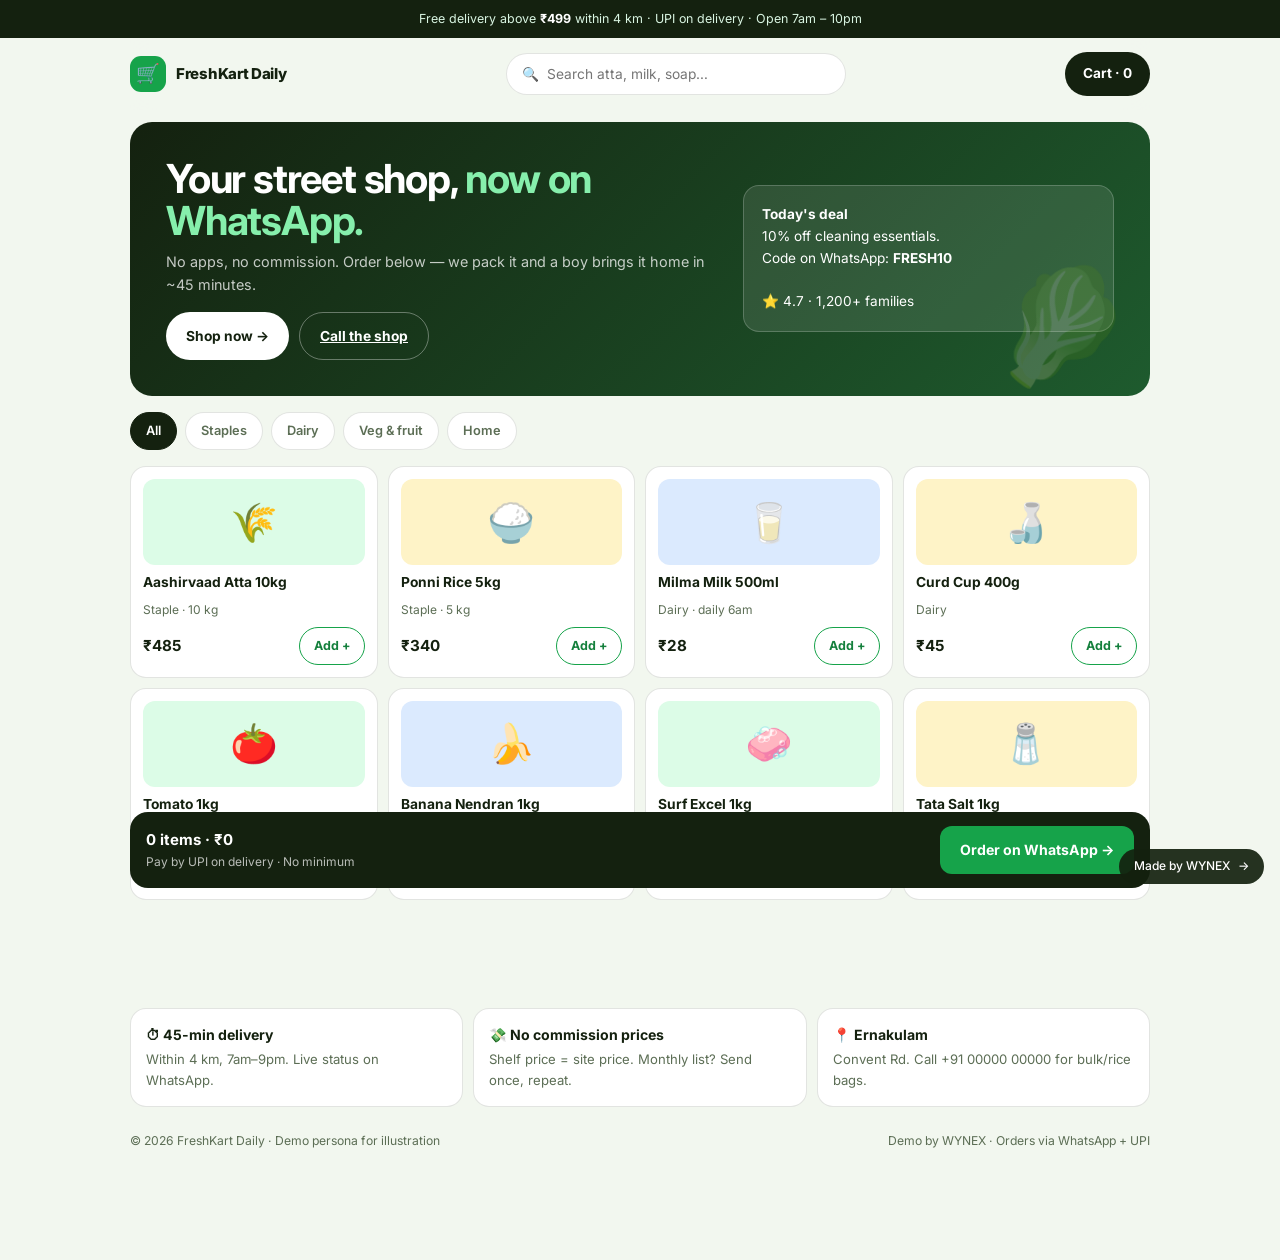
<file: demos/shop/index.html>
<!DOCTYPE html>
<html lang="en">
<head>
<meta charset="UTF-8">
<meta name="viewport" content="width=device-width, initial-scale=1.0">
<title>FreshKart Daily — Grocery Store, Ernakulam | Demo</title>
<meta name="description" content="Neighbourhood grocery store in Ernakulam. Products, prices and WhatsApp + UPI ordering. WYNEX demo.">
<link rel="canonical" href="https://ajlan69.github.io/wynex/demos/shop/">
<meta name="theme-color" content="#F2F7EF">
<meta property="og:type" content="website">
<meta property="og:title" content="FreshKart Daily — Grocery Store, Ernakulam">
<meta property="og:description" content="Products and WhatsApp + UPI ordering, no commission. WYNEX demo for local shops.">
<meta property="og:url" content="https://ajlan69.github.io/wynex/demos/shop/">
<meta property="og:image" content="https://ajlan69.github.io/wynex/assets/img/demo-shop.svg">
<link rel="preconnect" href="https://fonts.googleapis.com">
<link rel="preconnect" href="https://fonts.gstatic.com" crossorigin>
<link href="https://fonts.googleapis.com/css2?family=Inter:wght@400;500;600;700;800&display=swap" rel="stylesheet">
<link rel="icon" href="data:image/svg+xml,%3Csvg xmlns='http://www.w3.org/2000/svg' viewBox='0 0 32 32'%3E%3Crect width='32' height='32' rx='9' fill='%2316A34A'/%3E%3Ctext x='16' y='22' text-anchor='middle' font-size='16'%3E🛒%3C/text%3E%3C/svg%3E">
<style>
:root{--bg:#F2F7EF;--card:#fff;--ink:#14210F;--muted:#5C6E55;--line:rgba(20,33,15,.12);--green:#16A34A;--green-dark:#15803D;--green-soft:#DCFCE7;--amber:#F59E0B;--sans:'Inter',system-ui,sans-serif;--ease:cubic-bezier(.22,1,.36,1);--r:16px;--gut:clamp(18px,4vw,36px);--max:1020px}
*{box-sizing:border-box;margin:0;padding:0}html{scroll-behavior:smooth}
body{background:var(--bg);color:var(--ink);font-family:var(--sans);font-size:15px;line-height:1.6;-webkit-font-smoothing:antialiased}
.wrap{width:min(var(--max),100% - var(--gut)*2);margin-inline:auto}
.strip{background:var(--ink);color:#D9F5E2;font-size:.78rem;text-align:center;padding:9px 14px}
.strip b{color:#fff}
.nav{display:flex;align-items:center;justify-content:space-between;gap:12px;padding:14px 0;position:sticky;top:0;background:rgba(242,247,239,.9);backdrop-filter:blur(12px);z-index:20}
.brand{display:flex;align-items:center;gap:10px;font-weight:800;letter-spacing:-.02em}.logo{width:36px;height:36px;border-radius:11px;background:var(--green);display:grid;place-items:center;font-size:1.2rem}
.search{flex:1;max-width:340px;display:flex;align-items:center;gap:8px;background:#fff;border:1px solid var(--line);border-radius:100px;padding:9px 15px;font-size:.86rem;color:var(--muted)}
.search input{border:0;outline:0;background:none;font:inherit;flex:1;color:var(--ink)}
.cartbtn{font:inherit;font-weight:700;font-size:.85rem;background:var(--ink);color:#fff;border:0;border-radius:100px;padding:11px 18px;cursor:pointer}
.hero{background:linear-gradient(135deg,#14210F,#1E5B2E);color:#fff;border-radius:22px;padding:clamp(22px,4vw,36px);display:grid;grid-template-columns:1.2fr .8fr;gap:20px;align-items:center;margin-top:12px;overflow:hidden;position:relative}
.hero::after{content:'🥬';position:absolute;right:18px;bottom:-18px;font-size:7rem;opacity:.2}
.hero h1{font-size:clamp(1.7rem,4vw,2.5rem);line-height:1.05;letter-spacing:-.03em}
.hero h1 span{color:#86EFAC}
.hero p{opacity:.75;font-size:.9rem;margin-top:8px}
.hero .cta{display:flex;gap:10px;margin-top:16px;flex-wrap:wrap}
.btn{font:inherit;font-weight:700;font-size:.86rem;border-radius:100px;padding:12px 20px;border:0;cursor:pointer;display:inline-flex;align-items:center;gap:8px}
.btn-light{background:#fff;color:#14210F}.btn-ghost{background:transparent;color:#fff;border:1px solid rgba(255,255,255,.35)}
.chips{display:flex;gap:8px;overflow-x:auto;padding:16px 0 4px;scrollbar-width:none}
.chips button{flex:none;font:inherit;font-size:.8rem;font-weight:600;padding:8px 15px;border-radius:100px;border:1px solid var(--line);background:#fff;color:var(--muted);cursor:pointer}
.chips button.on{background:var(--ink);color:#fff;border-color:var(--ink)}
.grid{display:grid;grid-template-columns:repeat(4,1fr);gap:10px;margin-top:12px}
.prod{background:var(--card);border:1px solid var(--line);border-radius:var(--r);padding:12px;display:flex;flex-direction:column;gap:8px}
.emoji{height:86px;border-radius:12px;display:grid;place-items:center;font-size:2.4rem;background:var(--green-soft)}
.prod:nth-child(2n) .emoji{background:#FEF3C7}.prod:nth-child(3n) .emoji{background:#DBEAFE}
.prod h3{font-size:.86rem;line-height:1.35}.prod small{font-size:.75rem;color:var(--muted)}
.pr{display:flex;align-items:center;justify-content:space-between;margin-top:auto}.pr b{font-size:.95rem}
.stepper{display:inline-flex;align-items:center;gap:10px;border:1px solid var(--line);border-radius:100px;padding:4px 6px}
.stepper button{width:28px;height:28px;border-radius:50%;border:0;background:var(--ink);color:#fff;font-weight:700;cursor:pointer;font-size:.95rem}
.stepper button:last-child{background:var(--green)}
.stepper span{font-weight:700;min-width:18px;text-align:center}
.addone{font:inherit;font-size:.78rem;font-weight:700;border:1px solid var(--green);color:var(--green-dark);background:#fff;border-radius:100px;padding:8px 14px;cursor:pointer}
.bar{position:sticky;bottom:12px;margin-top:16px;background:var(--ink);color:#fff;border-radius:18px;padding:14px 16px;display:flex;align-items:center;justify-content:space-between;gap:12px}
.order{font:inherit;font-weight:700;background:var(--green);color:#fff;border:0;border-radius:12px;padding:13px 20px;cursor:pointer;font-size:.88rem}
.trust{display:grid;grid-template-columns:repeat(3,1fr);gap:10px;margin-top:16px}
.trust div{background:#fff;border:1px solid var(--line);border-radius:var(--r);padding:15px;font-size:.82rem;color:var(--muted)}
.trust b{display:block;color:var(--ink);font-size:.88rem;margin-bottom:2px}
footer{padding:24px 0 110px;color:var(--muted);font-size:.76rem;display:flex;justify-content:space-between;gap:10px;flex-wrap:wrap}
@media(max-width:860px){.grid{grid-template-columns:repeat(3,1fr)}.hero{grid-template-columns:1fr}.search{display:none}}
@media(max-width:560px){.grid{grid-template-columns:repeat(2,1fr)}.trust{grid-template-columns:1fr}}
</style>
</head>
<body>
<p class="strip">Free delivery above <b>₹499</b> within 4 km · UPI on delivery · Open 7am – 10pm</p>
<div class="wrap">
<nav class="nav"><span class="brand"><span class="logo">🛒</span> FreshKart Daily</span><label class="search">🔍 <input id="q" placeholder="Search atta, milk, soap…" oninput="filter()"></label><button class="cartbtn" onclick="send()">Cart · <span id="cc">0</span></button></nav>
<header class="hero"><div><h1>Your street shop, <span>now on WhatsApp.</span></h1><p>No apps, no commission. Order below — we pack it and a boy brings it home in ~45 minutes.</p><div class="cta"><button class="btn btn-light" onclick="document.getElementById('grid').scrollIntoView({behavior:'smooth'})">Shop now →</button><a class="btn btn-ghost" href="tel:+910000000000">Call the shop</a></div></div><div style="background:rgba(255,255,255,.1);border:1px solid rgba(255,255,255,.2);border-radius:16px;padding:18px;font-size:.85rem"><b>Today's deal</b><br>10% off cleaning essentials.<br>Code on WhatsApp: <b>FRESH10</b><br><br>⭐ 4.7 · 1,200+ families</div></header>
<nav class="chips"><button class="on" data-f="all">All</button><button data-f="staple">Staples</button><button data-f="dairy">Dairy</button><button data-f="fresh">Veg &amp; fruit</button><button data-f="home">Home</button></nav>
<div class="grid" id="grid">
<div class="prod" data-c="staple" data-n="Aashirvaad Atta 10kg"><span class="emoji">🌾</span><h3>Aashirvaad Atta 10kg</h3><small>Staple · 10 kg</small><div class="pr"><b>₹485</b><button class="addone" onclick="ch('Aashirvaad Atta 10kg',485,1,this)">Add +</button></div></div>
<div class="prod" data-c="staple" data-n="Ponni Rice 5kg"><span class="emoji">🍚</span><h3>Ponni Rice 5kg</h3><small>Staple · 5 kg</small><div class="pr"><b>₹340</b><button class="addone" onclick="ch('Ponni Rice 5kg',340,1,this)">Add +</button></div></div>
<div class="prod" data-c="dairy" data-n="Milma Milk 500ml"><span class="emoji">🥛</span><h3>Milma Milk 500ml</h3><small>Dairy · daily 6am</small><div class="pr"><b>₹28</b><button class="addone" onclick="ch('Milma Milk 500ml',28,1,this)">Add +</button></div></div>
<div class="prod" data-c="dairy" data-n="Curd Cup 400g"><span class="emoji">🍶</span><h3>Curd Cup 400g</h3><small>Dairy</small><div class="pr"><b>₹45</b><button class="addone" onclick="ch('Curd Cup 400g',45,1,this)">Add +</button></div></div>
<div class="prod" data-c="fresh" data-n="Tomato 1kg"><span class="emoji">🍅</span><h3>Tomato 1kg</h3><small>Fresh · today</small><div class="pr"><b>₹36</b><button class="addone" onclick="ch('Tomato 1kg',36,1,this)">Add +</button></div></div>
<div class="prod" data-c="fresh" data-n="Banana Nendran 1kg"><span class="emoji">🍌</span><h3>Banana Nendran 1kg</h3><small>Fresh</small><div class="pr"><b>₹68</b><button class="addone" onclick="ch('Banana Nendran 1kg',68,1,this)">Add +</button></div></div>
<div class="prod" data-c="home" data-n="Surf Excel 1kg"><span class="emoji">🧼</span><h3>Surf Excel 1kg</h3><small>Home</small><div class="pr"><b>₹118</b><button class="addone" onclick="ch('Surf Excel 1kg',118,1,this)">Add +</button></div></div>
<div class="prod" data-c="home" data-n="Tata Salt 1kg"><span class="emoji">🧂</span><h3>Tata Salt 1kg</h3><small>Staple</small><div class="pr"><b>₹28</b><button class="addone" onclick="ch('Tata Salt 1kg',28,1,this)">Add +</button></div></div>
</div>
<div class="bar"><div><b id="tot">0 items · ₹0</b><div style="font-size:.75rem;opacity:.7">Pay by UPI on delivery · No minimum</div></div><button class="order" onclick="send()">Order on WhatsApp →</button></div>
<div class="trust"><div><b>⏱ 45-min delivery</b>Within 4 km, 7am–9pm. Live status on WhatsApp.</div><div><b>💸 No commission prices</b>Shelf price = site price. Monthly list? Send once, repeat.</div><div><b>📍 Ernakulam</b>Convent Rd. Call +91 00000 00000 for bulk/rice bags.</div></div>
<footer><span>© 2026 FreshKart Daily · Demo persona for illustration</span><span>Demo by WYNEX · Orders via WhatsApp + UPI</span></footer>
</div>
<script>
var cart={};
function ch(n,p,d,btn){cart[n]=cart[n]||{q:0,p:p};cart[n].q+=d;if(cart[n].q<=0)delete cart[n];render();}
function render(){var n=0,t=0;for(var k in cart){n+=cart[k].q;t+=cart[k].q*cart[k].p}document.getElementById('cc').textContent=n;document.getElementById('tot').textContent=n+' item'+(n===1?'':'s')+' · ₹'+t;}
function send(){var k=Object.keys(cart);if(!k.length){alert('Cart is empty — add atta, milk or veggies first.');return}var lines=k.map(function(x){return '• '+x+' × '+cart[x].q+' (₹'+cart[x].q*cart[x].p+')'});var t=k.reduce(function(s,x){return s+cart[x].q*cart[x].p},0);window.open('https://wa.me/910000000000?text='+encodeURIComponent('Hi FreshKart! My order:\n'+lines.join('\n')+'\nTotal: ₹'+t+'\nName: \nAddress: '),'_blank');}
function filter(){var q=document.getElementById('q').value.toLowerCase();document.querySelectorAll('.prod').forEach(function(p){p.style.display=p.dataset.n.toLowerCase().includes(q)?'flex':'none'})}
document.querySelectorAll('.chips button').forEach(function(b){b.addEventListener('click',function(){document.querySelectorAll('.chips button').forEach(function(x){x.classList.remove('on')});b.classList.add('on');var f=b.dataset.f;document.querySelectorAll('.prod').forEach(function(p){p.style.display=(f==='all'||p.dataset.c===f)?'flex':'none'})})});
</script>
<!-- Made by WYNEX — backlink badge (keep on every demo) -->
<a class="wynex-badge" href="../../#examples" aria-label="Back to WYNEX demos">Made by WYNEX <span aria-hidden="true">→</span></a>
<style>.wynex-badge{position:fixed;right:16px;bottom:16px;z-index:9000;display:inline-flex;align-items:center;gap:8px;padding:9px 15px;border-radius:100px;background:rgba(20,33,15,.92);color:#fff;font:500 12px/1.4 Inter,system-ui,sans-serif;text-decoration:none}</style>
</body>
</html>
</file>
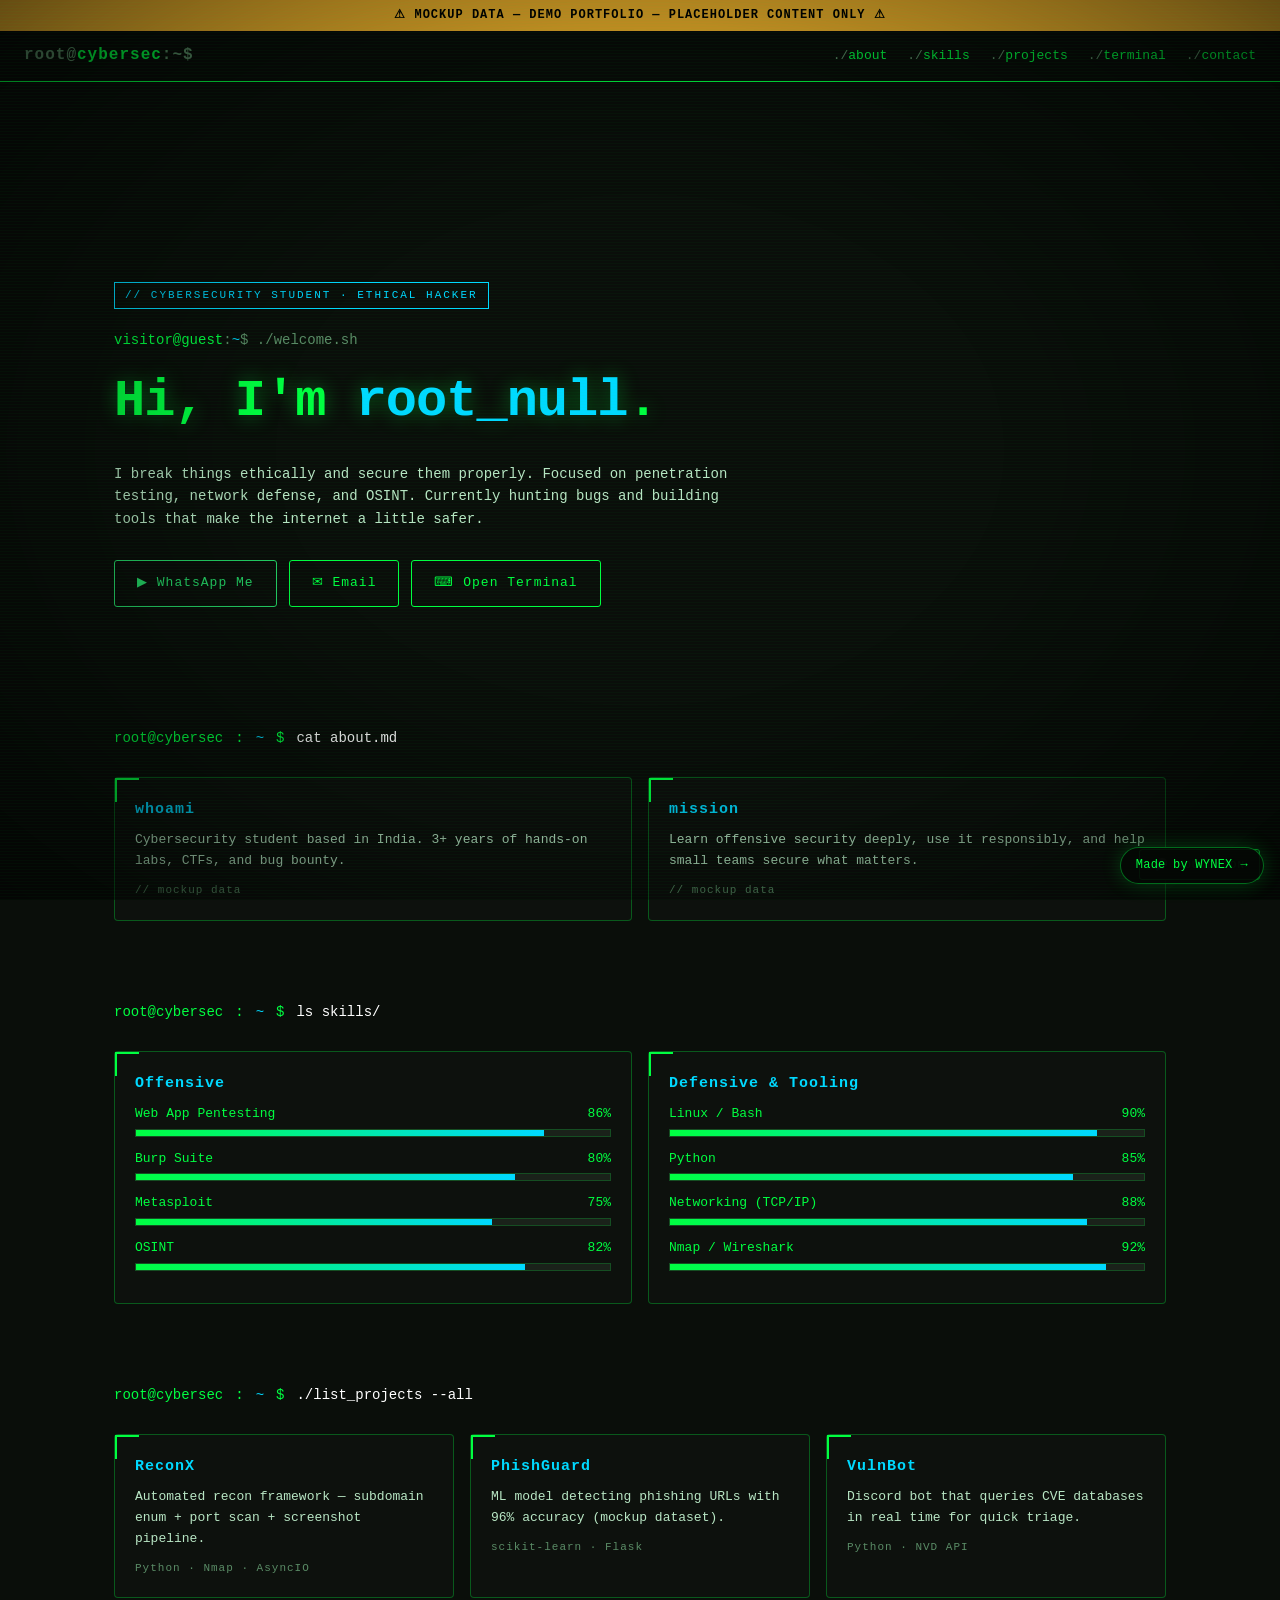
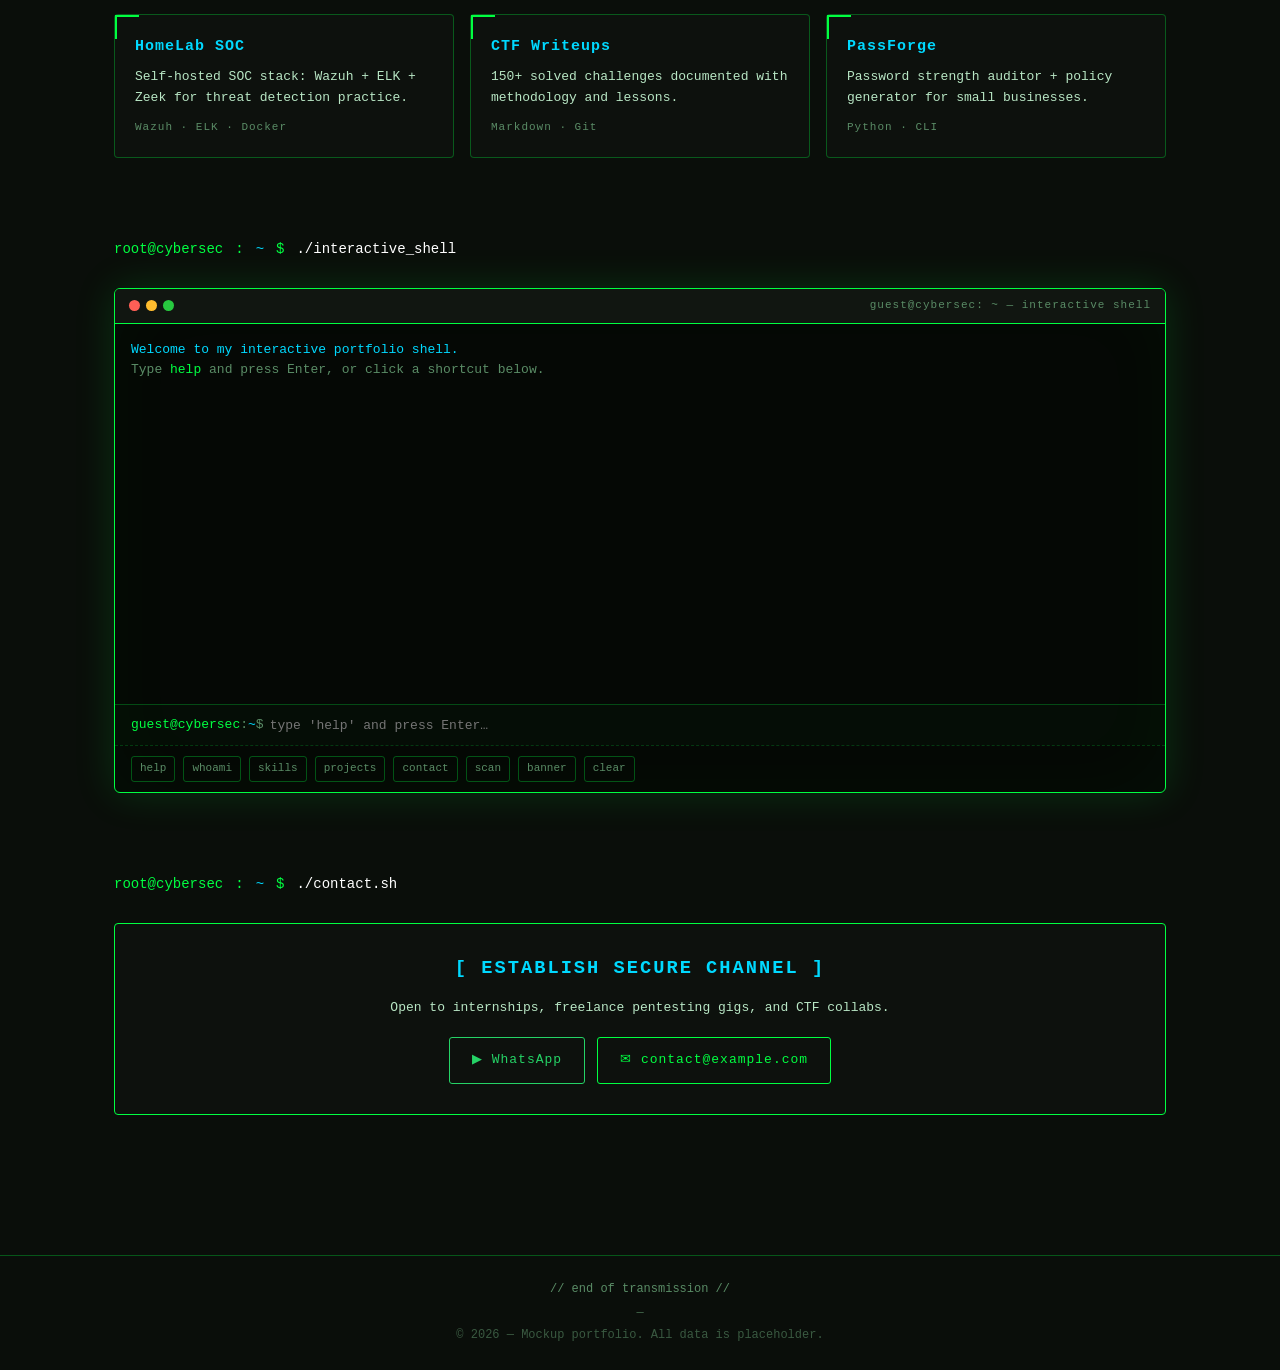
<file: demos/student/index.html>
<!DOCTYPE html>
<html lang="en">
<head>
<meta charset="UTF-8" />
<meta name="viewport" content="width=device-width, initial-scale=1.0" />
<title>root@cybersec:~$ portfolio</title>
<meta name="description" content="Cybersecurity student portfolio — penetration testing, network defense and OSINT. Interactive terminal included. WYNEX demo.">
<link rel="canonical" href="https://ajlan69.github.io/wynex/demos/student/">
<meta name="theme-color" content="#0a0e0a">
<meta property="og:type" content="website">
<meta property="og:title" content="root@cybersec — Cybersecurity Student Portfolio">
<meta property="og:description" content="Cybersecurity student portfolio with an interactive terminal. WYNEX demo for students & freshers.">
<meta property="og:url" content="https://ajlan69.github.io/wynex/demos/student/">
<meta property="og:image" content="https://ajlan69.github.io/wynex/assets/img/demo-student.svg">
<style>
  * { margin: 0; padding: 0; box-sizing: border-box; }
  :root {
    --bg: #0a0e0a;
    --bg2: #0d110d;
    --green: #00ff41;
    --cyan: #00d9ff;
    --magenta: #ff5fd7;
    --yellow: #ffbd2e;
    --red: #ff5f56;
    --muted: #5a8c66;
    --border: #00ff41;
  }
  html { scroll-behavior: smooth; }
  body {
    background: var(--bg);
    color: var(--green);
    font-family: 'JetBrains Mono', 'Courier New', monospace;
    line-height: 1.6;
    overflow-x: hidden;
  }
  body::before {
    content: "";
    position: fixed;
    inset: 0;
    background: repeating-linear-gradient(
      0deg,
      rgba(0,255,65,0.03) 0px,
      rgba(0,255,65,0.03) 1px,
      transparent 1px,
      transparent 3px
    );
    pointer-events: none;
    z-index: 9999;
  }
  body::after {
    content: "";
    position: fixed;
    inset: 0;
    background: radial-gradient(ellipse at center, transparent 40%, rgba(0,0,0,0.6) 100%);
    pointer-events: none;
    z-index: 9998;
  }
  #matrix {
    position: fixed;
    inset: 0;
    z-index: 0;
    opacity: 0.06;
    pointer-events: none;
  }
  .mockup-banner {
    background: var(--yellow);
    color: #000;
    text-align: center;
    font-size: 12px;
    padding: 6px 10px;
    letter-spacing: 1px;
    font-weight: bold;
    text-transform: uppercase;
    position: relative;
    z-index: 100;
  }
  nav {
    position: sticky;
    top: 0;
    background: rgba(10,14,10,0.92);
    backdrop-filter: blur(8px);
    border-bottom: 1px solid var(--border);
    padding: 12px 24px;
    z-index: 50;
    display: flex;
    justify-content: space-between;
    align-items: center;
    flex-wrap: wrap;
    gap: 10px;
  }
  nav .brand { color: var(--green); font-weight: bold; letter-spacing: 1px; }
  nav .brand::before { content: "root@"; color: var(--muted); }
  nav .brand::after { content: ":~$"; color: var(--muted); }
  nav ul { list-style: none; display: flex; gap: 20px; flex-wrap: wrap; }
  nav a {
    color: var(--green);
    text-decoration: none;
    font-size: 13px;
    transition: all 0.2s;
  }
  nav a:hover { color: var(--cyan); text-shadow: 0 0 8px var(--cyan); }
  nav a::before { content: "./"; color: var(--muted); }
  .wrap { max-width: 1100px; margin: 0 auto; padding: 60px 24px; position: relative; z-index: 1; }
  .hero { text-align: left; padding: 60px 0 40px; }
  .hero .tag {
    display: inline-block;
    border: 1px solid var(--cyan);
    padding: 4px 10px;
    font-size: 11px;
    letter-spacing: 2px;
    margin-bottom: 20px;
    color: var(--cyan);
  }
  .hero h1 {
    font-size: clamp(28px, 5vw, 52px);
    font-weight: 700;
    letter-spacing: -1px;
    margin-bottom: 12px;
    color: var(--green);
    text-shadow: 0 0 20px rgba(0,255,65,0.4);
  }
  .hero h1 .accent { color: var(--cyan); }
  .hero .sub {
    font-size: 14px;
    color: var(--muted);
    margin-bottom: 8px;
  }
  .hero .sub .prompt { color: var(--green); }
  .hero p.desc {
    max-width: 620px;
    margin: 20px 0 30px;
    font-size: 14px;
    color: #b8e6c4;
  }
  .btns { display: flex; gap: 12px; flex-wrap: wrap; }
  .btn {
    display: inline-flex;
    align-items: center;
    gap: 8px;
    padding: 12px 22px;
    font-family: inherit;
    font-size: 13px;
    letter-spacing: 1px;
    border: 1px solid var(--green);
    background: transparent;
    color: var(--green);
    cursor: pointer;
    text-decoration: none;
    transition: all 0.2s;
    border-radius: 3px;
  }
  .btn:hover {
    background: var(--green);
    color: var(--bg);
    box-shadow: 0 0 20px rgba(0,255,65,0.5);
  }
  .btn.wa { border-color: #25d366; color: #25d366; }
  .btn.wa:hover { background: #25d366; color: #000; box-shadow: 0 0 20px rgba(37,211,102,0.5); }
  section { margin: 80px 0; }
  .sec-head {
    display: flex;
    align-items: center;
    gap: 12px;
    margin-bottom: 28px;
    font-size: 14px;
    flex-wrap: wrap;
  }
  .sec-head .p { color: var(--green); }
  .sec-head .path { color: var(--cyan); }
  .sec-head .cmd { color: #fff; }
  .sec-head h2 {
    font-size: 20px;
    letter-spacing: 2px;
    color: var(--green);
    text-transform: uppercase;
    font-weight: 700;
  }
  .sec-head h2::before { content: "# "; color: var(--muted); }
  .grid { display: grid; gap: 16px; }
  .grid.g2 { grid-template-columns: repeat(auto-fit, minmax(300px, 1fr)); }
  .grid.g3 { grid-template-columns: repeat(auto-fit, minmax(260px, 1fr)); }
  .card {
    background: var(--bg2);
    border: 1px solid rgba(0,255,65,0.3);
    padding: 20px;
    border-radius: 4px;
    transition: all 0.2s;
    position: relative;
  }
  .card::before {
    content: "";
    position: absolute;
    top: 0; left: 0;
    width: 24px; height: 2px;
    background: var(--green);
  }
  .card::after {
    content: "";
    position: absolute;
    top: 0; left: 0;
    width: 2px; height: 24px;
    background: var(--green);
  }
  .card:hover {
    border-color: var(--green);
    box-shadow: 0 0 25px rgba(0,255,65,0.15);
    transform: translateY(-3px);
  }
  .card h3 { color: var(--cyan); font-size: 15px; margin-bottom: 8px; letter-spacing: 1px; }
  .card p, .card li { color: #b8e6c4; font-size: 13px; }
  .card .meta { color: var(--muted); font-size: 11px; margin-top: 10px; letter-spacing: 1px; }
  .skill { margin-bottom: 12px; font-size: 13px; }
  .skill .name { display: flex; justify-content: space-between; color: var(--green); margin-bottom: 4px; }
  .skill .bar {
    height: 8px;
    background: #1a221a;
    border: 1px solid rgba(0,255,65,0.2);
    position: relative;
    overflow: hidden;
  }
  .skill .bar span {
    display: block;
    height: 100%;
    background: linear-gradient(90deg, var(--green), var(--cyan));
    width: 0;
    transition: width 1.2s ease-out;
  }
  .terminal-widget {
    background: #050805;
    border: 1px solid var(--green);
    border-radius: 6px;
    box-shadow: 0 0 40px rgba(0,255,65,0.15), inset 0 0 80px rgba(0,255,65,0.03);
    overflow: hidden;
  }
  .terminal-widget .tb {
    background: #111611;
    padding: 8px 14px;
    display: flex;
    align-items: center;
    gap: 8px;
    border-bottom: 1px solid var(--green);
    font-size: 11px;
    color: var(--muted);
  }
  .terminal-widget .tb .dots { display: flex; gap: 6px; }
  .terminal-widget .tb .dot { width: 11px; height: 11px; border-radius: 50%; }
  .dot.r { background: #ff5f56; }
  .dot.y { background: #ffbd2e; }
  .dot.g { background: #27c93f; }
  .terminal-widget .tb .t { margin-left: auto; letter-spacing: 1px; }
  .term-body {
    padding: 16px;
    height: 380px;
    overflow-y: auto;
    font-size: 13px;
    line-height: 1.55;
    scroll-behavior: smooth;
  }
  .term-body::-webkit-scrollbar { width: 8px; }
  .term-body::-webkit-scrollbar-track { background: #0a0e0a; }
  .term-body::-webkit-scrollbar-thumb { background: rgba(0,255,65,0.4); border-radius: 4px; }
  .term-line { white-space: pre-wrap; word-break: break-word; }
  .term-line .p1 { color: var(--green); }
  .term-line .p2 { color: var(--cyan); }
  .term-line .muted { color: var(--muted); }
  .term-line .ok { color: var(--green); }
  .term-line .warn { color: var(--yellow); }
  .term-line .err { color: var(--red); }
  .term-line .cyan { color: var(--cyan); }
  .term-line .mag { color: var(--magenta); }
  .term-line a { color: var(--cyan); text-decoration: underline; }
  .term-input-line {
    display: flex;
    align-items: center;
    gap: 6px;
    padding: 10px 16px;
    border-top: 1px solid rgba(0,255,65,0.25);
    background: rgba(0,255,65,0.02);
  }
  .term-input-line .ps1 { color: var(--green); font-size: 13px; white-space: nowrap; }
  .term-input-line .ps1 .muted { color: var(--muted); }
  .term-input-line .ps1 .path { color: var(--cyan); }
  .term-input-line input {
    flex: 1;
    background: transparent;
    border: none;
    outline: none;
    color: #fff;
    font-family: inherit;
    font-size: 13px;
    caret-color: var(--green);
    min-width: 0;
  }
  .term-tips {
    display: flex;
    flex-wrap: wrap;
    gap: 8px;
    padding: 10px 16px;
    border-top: 1px dashed rgba(0,255,65,0.2);
    font-size: 11px;
    color: var(--muted);
  }
  .term-tips .tip {
    border: 1px solid rgba(0,255,65,0.3);
    padding: 3px 8px;
    border-radius: 3px;
    cursor: pointer;
    transition: all 0.15s;
  }
  .term-tips .tip:hover { background: rgba(0,255,65,0.1); color: var(--green); }
  .contact-box {
    border: 1px solid var(--green);
    padding: 30px;
    border-radius: 4px;
    background: var(--bg2);
    text-align: center;
  }
  .contact-box h3 { color: var(--cyan); margin-bottom: 14px; letter-spacing: 2px; }
  .contact-box .links { display: flex; gap: 12px; justify-content: center; flex-wrap: wrap; margin-top: 18px; }
  footer {
    border-top: 1px solid rgba(0,255,65,0.3);
    padding: 24px;
    text-align: center;
    font-size: 12px;
    color: var(--muted);
    position: relative;
    z-index: 1;
  }
  footer .blink { animation: blink 1.2s steps(1) infinite; }
  @keyframes blink { 50% { opacity: 0; } }
  .sound-btn {
    position: fixed;
    bottom: 20px;
    right: 20px;
    background: var(--bg2);
    border: 1px solid var(--green);
    color: var(--green);
    padding: 8px 14px;
    font-family: inherit;
    font-size: 11px;
    cursor: pointer;
    letter-spacing: 1px;
    z-index: 100;
    border-radius: 3px;
    transition: all 0.2s;
  }
  .sound-btn:hover { background: var(--green); color: var(--bg); }
  @media (max-width: 640px) {
    .wrap { padding: 40px 16px; }
    nav { padding: 10px 16px; }
    nav ul { gap: 12px; font-size: 12px; }
    .term-body { height: 320px; font-size: 12px; }
  }
</style>
</head>
<body>

<canvas id="matrix"></canvas>

<div class="mockup-banner">⚠ Mockup Data — Demo Portfolio — Placeholder Content Only ⚠</div>

<nav>
  <div class="brand">cybersec</div>
  <ul>
    <li><a href="#about">about</a></li>
    <li><a href="#skills">skills</a></li>
    <li><a href="#projects">projects</a></li>
    <li><a href="#terminal">terminal</a></li>
    <li><a href="#contact">contact</a></li>
  </ul>
</nav>

<div class="wrap">

  <section class="hero" id="top">
    <div class="tag">// CYBERSECURITY STUDENT · ETHICAL HACKER</div>
    <div class="sub"><span class="prompt">visitor@guest</span>:<span style="color:var(--cyan)">~</span>$ ./welcome.sh</div>
    <h1>Hi, I'm <span class="accent">root_null</span>.</h1>
    <p class="desc">
      I break things ethically and secure them properly. Focused on penetration testing,
      network defense, and OSINT. Currently hunting bugs and building tools that make
      the internet a little safer.
    </p>
    <div class="btns">
      <a class="btn wa" href="https://wa.me/916238712579?text=Hi%2C%20I%20saw%20your%20portfolio" target="_blank">▶ WhatsApp Me</a>
      <a class="btn" href="mailto:contact@example.com">✉ Email</a>
      <a class="btn" href="#terminal">⌨ Open Terminal</a>
    </div>
  </section>

  <section id="about">
    <div class="sec-head">
      <span class="p">root@cybersec</span><span class="muted">:</span><span class="path">~</span><span class="muted">$</span>
      <span class="cmd">cat about.md</span>
    </div>
    <div class="grid g2">
      <div class="card">
        <h3>whoami</h3>
        <p>Cybersecurity student based in India. 3+ years of hands-on labs, CTFs, and bug bounty.</p>
        <p class="meta">// mockup data</p>
      </div>
      <div class="card">
        <h3>mission</h3>
        <p>Learn offensive security deeply, use it responsibly, and help small teams secure what matters.</p>
        <p class="meta">// mockup data</p>
      </div>
    </div>
  </section>

  <section id="skills">
    <div class="sec-head">
      <span class="p">root@cybersec</span><span class="muted">:</span><span class="path">~</span><span class="muted">$</span>
      <span class="cmd">ls skills/</span>
    </div>
    <div class="grid g2">
      <div class="card">
        <h3>Offensive</h3>
        <div class="skill"><div class="name"><span>Web App Pentesting</span><span>86%</span></div><div class="bar"><span data-w="86"></span></div></div>
        <div class="skill"><div class="name"><span>Burp Suite</span><span>80%</span></div><div class="bar"><span data-w="80"></span></div></div>
        <div class="skill"><div class="name"><span>Metasploit</span><span>75%</span></div><div class="bar"><span data-w="75"></span></div></div>
        <div class="skill"><div class="name"><span>OSINT</span><span>82%</span></div><div class="bar"><span data-w="82"></span></div></div>
      </div>
      <div class="card">
        <h3>Defensive & Tooling</h3>
        <div class="skill"><div class="name"><span>Linux / Bash</span><span>90%</span></div><div class="bar"><span data-w="90"></span></div></div>
        <div class="skill"><div class="name"><span>Python</span><span>85%</span></div><div class="bar"><span data-w="85"></span></div></div>
        <div class="skill"><div class="name"><span>Networking (TCP/IP)</span><span>88%</span></div><div class="bar"><span data-w="88"></span></div></div>
        <div class="skill"><div class="name"><span>Nmap / Wireshark</span><span>92%</span></div><div class="bar"><span data-w="92"></span></div></div>
      </div>
    </div>
  </section>

  <section id="projects">
    <div class="sec-head">
      <span class="p">root@cybersec</span><span class="muted">:</span><span class="path">~</span><span class="muted">$</span>
      <span class="cmd">./list_projects --all</span>
    </div>
    <div class="grid g3">
      <div class="card">
        <h3>ReconX</h3>
        <p>Automated recon framework — subdomain enum + port scan + screenshot pipeline.</p>
        <p class="meta">Python · Nmap · AsyncIO</p>
      </div>
      <div class="card">
        <h3>PhishGuard</h3>
        <p>ML model detecting phishing URLs with 96% accuracy (mockup dataset).</p>
        <p class="meta">scikit-learn · Flask</p>
      </div>
      <div class="card">
        <h3>VulnBot</h3>
        <p>Discord bot that queries CVE databases in real time for quick triage.</p>
        <p class="meta">Python · NVD API</p>
      </div>
      <div class="card">
        <h3>HomeLab SOC</h3>
        <p>Self-hosted SOC stack: Wazuh + ELK + Zeek for threat detection practice.</p>
        <p class="meta">Wazuh · ELK · Docker</p>
      </div>
      <div class="card">
        <h3>CTF Writeups</h3>
        <p>150+ solved challenges documented with methodology and lessons.</p>
        <p class="meta">Markdown · Git</p>
      </div>
      <div class="card">
        <h3>PassForge</h3>
        <p>Password strength auditor + policy generator for small businesses.</p>
        <p class="meta">Python · CLI</p>
      </div>
    </div>
  </section>

  <section id="terminal">
    <div class="sec-head">
      <span class="p">root@cybersec</span><span class="muted">:</span><span class="path">~</span><span class="muted">$</span>
      <span class="cmd">./interactive_shell</span>
    </div>

    <div class="terminal-widget">
      <div class="tb">
        <div class="dots">
          <span class="dot r"></span><span class="dot y"></span><span class="dot g"></span>
        </div>
        <span class="t">guest@cybersec: ~ — interactive shell</span>
      </div>
      <div class="term-body" id="termBody"></div>
      <div class="term-input-line" id="termInputLine">
        <span class="ps1">guest@cybersec<span class="muted">:</span><span class="path">~</span><span class="muted">$</span></span>
        <input id="termInput" autocomplete="off" spellcheck="false" placeholder="type 'help' and press Enter…" />
      </div>
      <div class="term-tips">
        <span class="tip" data-cmd="help">help</span>
        <span class="tip" data-cmd="whoami">whoami</span>
        <span class="tip" data-cmd="skills">skills</span>
        <span class="tip" data-cmd="projects">projects</span>
        <span class="tip" data-cmd="contact">contact</span>
        <span class="tip" data-cmd="scan">scan</span>
        <span class="tip" data-cmd="banner">banner</span>
        <span class="tip" data-cmd="clear">clear</span>
      </div>
    </div>
  </section>

  <section id="contact">
    <div class="sec-head">
      <span class="p">root@cybersec</span><span class="muted">:</span><span class="path">~</span><span class="muted">$</span>
      <span class="cmd">./contact.sh</span>
    </div>
    <div class="contact-box">
      <h3>[ ESTABLISH SECURE CHANNEL ]</h3>
      <p style="color:#b8e6c4; font-size:13px;">Open to internships, freelance pentesting gigs, and CTF collabs.</p>
      <div class="links">
        <a class="btn wa" href="https://wa.me/916238712579?text=Hi%2C%20I%20saw%20your%20portfolio" target="_blank">▶ WhatsApp</a>
        <a class="btn" href="mailto:contact@example.com">✉ contact@example.com</a>
      </div>
    </div>
  </section>

</div>

<footer>
  <div>// end of transmission //</div>
  <div class="blink">_</div>
  <div style="margin-top:8px; opacity:0.6;">© 2026 — Mockup portfolio. All data is placeholder.</div>
</footer>

<button class="sound-btn" id="soundBtn">🔊 SOUND: ON</button>

<script>
let soundOn = true;
let audioCtx = null;
function initAudio() {
  if (!audioCtx) {
    try { audioCtx = new (window.AudioContext || window.webkitAudioContext)(); } catch(e){}
  }
}
function beep(freq=800, dur=0.03, type='square', vol=0.03) {
  if (!soundOn || !audioCtx) return;
  const o = audioCtx.createOscillator();
  const g = audioCtx.createGain();
  o.type = type; o.frequency.value = freq;
  g.gain.value = vol;
  o.connect(g); g.connect(audioCtx.destination);
  const t = audioCtx.currentTime;
  o.start(t);
  g.gain.exponentialRampToValueAtTime(0.0001, t + dur);
  o.stop(t + dur);
}
function keySound(){ beep(1200 + Math.random()*400, 0.015, 'square', 0.015); }
function enterSound(){ beep(400, 0.08, 'sawtooth', 0.04); }
function okSound(){ beep(660,0.06); setTimeout(()=>beep(880,0.08),70); setTimeout(()=>beep(1320,0.1),160); }
function errSound(){ beep(180,0.15,'sawtooth',0.05); }

const soundBtn = document.getElementById('soundBtn');
soundBtn.addEventListener('click', (e) => {
  initAudio();
  soundOn = !soundOn;
  soundBtn.textContent = soundOn ? '🔊 SOUND: ON' : '🔇 SOUND: OFF';
  if (soundOn) beep(1000, 0.06);
});
document.body.addEventListener('click', initAudio, { once: true });
document.body.addEventListener('keydown', initAudio, { once: true });

const canvas = document.getElementById('matrix');
const mctx = canvas.getContext('2d');
let cols, drops;
function resizeMatrix() {
  canvas.width = window.innerWidth;
  canvas.height = window.innerHeight;
  cols = Math.floor(canvas.width / 16);
  drops = Array(cols).fill(1);
}
resizeMatrix();
window.addEventListener('resize', resizeMatrix);
const CHARS = "01アイウエオカキクケコサシスセソタチツテトナニヌネノABCDEF#$%&".split("");
setInterval(() => {
  mctx.fillStyle = 'rgba(10,14,10,0.08)';
  mctx.fillRect(0, 0, canvas.width, canvas.height);
  mctx.fillStyle = '#00ff41';
  mctx.font = '15px monospace';
  for (let i = 0; i < drops.length; i++) {
    const t = CHARS[Math.floor(Math.random()*CHARS.length)];
    mctx.fillText(t, i*16, drops[i]*16);
    if (drops[i]*16 > canvas.height && Math.random() > 0.975) drops[i] = 0;
    drops[i]++;
  }
}, 60);

const observer = new IntersectionObserver((entries) => {
  entries.forEach(e => {
    if (e.isIntersecting) {
      e.target.querySelectorAll('.bar span').forEach(el => {
        el.style.width = el.dataset.w + '%';
      });
      observer.unobserve(e.target);
    }
  });
}, { threshold: 0.3 });
document.querySelectorAll('.card').forEach(c => observer.observe(c));

const termBody = document.getElementById('termBody');
const termInput = document.getElementById('termInput');

const PROMPT_HTML = `<span class="p1">guest@cybersec</span><span class="muted">:</span><span class="p2">~</span><span class="muted">$</span> `;

let busy = false;
let history = [];
let histIdx = -1;

function sleep(ms){ return new Promise(r => setTimeout(r, ms)); }

function tprint(html) {
  const div = document.createElement('div');
  div.className = 'term-line';
  div.innerHTML = html;
  termBody.appendChild(div);
  termBody.scrollTop = termBody.scrollHeight;
  return div;
}

async function ttype(html, speed = 10) {
  const div = document.createElement('div');
  div.className = 'term-line';
  termBody.appendChild(div);
  const tmp = document.createElement('div');
  tmp.innerHTML = html;
  const plain = tmp.textContent;
  for (let i = 0; i < plain.length; i++) {
    div.textContent = plain.slice(0, i+1);
    if (i % 3 === 0) keySound();
    await sleep(speed);
    termBody.scrollTop = termBody.scrollHeight;
  }
  div.innerHTML = html;
  termBody.scrollTop = termBody.scrollHeight;
}

const CMDS = {
  help: async () => {
    tprint(`<span class="ok">Available commands:</span>`);
    const rows = [
      ["help", "Show this list"],
      ["whoami", "About me"],
      ["skills", "Technical skills"],
      ["projects", "Security projects"],
      ["certs", "Certifications"],
      ["experience", "Work & internships"],
      ["contact", "Get in touch"],
      ["scan", "Simulated port scan"],
      ["banner", "ASCII banner"],
      ["date", "Current date/time"],
      ["echo <text>", "Repeat text"],
      ["clear", "Clear terminal"],
      ["sudo", "Nice try 😏"],
    ];
    for (const [c, d] of rows) {
      tprint(`  <span class="cyan">${c.padEnd(14)}</span> <span class="muted">— ${d}</span>`);
      await sleep(40);
    }
  },
  whoami: async () => {
    tprint(`<span class="p2">┌─[ ABOUT ]──────────────────────────</span>`);
    tprint(`<span class="p2">│</span> Handle  : root_null`);
    tprint(`<span class="p2">│</span> Role    : Cybersecurity Student & Ethical Hacker`);
    tprint(`<span class="p2">│</span> Focus   : Pentesting · Network Security · OSINT`);
    tprint(`<span class="p2">│</span> Location: India`);
    tprint(`<span class="p2">└────────────────────────────────────</span>`);
    tprint(`<span class="muted">* Mockup data for demo only.</span>`);
  },
  skills: async () => {
    tprint(`<span class="ok">[+] Technical Skills</span>`);
    const bars = [
      ["Linux / Bash", 90], ["Python", 85], ["Networking", 88],
      ["Burp Suite", 80], ["Nmap / Wireshark", 92], ["Metasploit", 75],
    ];
    for (const [n, v] of bars) {
      const f = Math.round(v/5);
      const bar = "█".repeat(f) + "░".repeat(20-f);
      tprint(`  ${n.padEnd(20)} <span class="cyan">[${bar}]</span> ${v}%`);
      beep(600 + v*5, 0.02);
      await sleep(120);
    }
  },
  projects: async () => {
    tprint(`<span class="ok">[+] Security Projects</span>`);
    const list = [
      ["ReconX", "Automated recon framework", "Python · Nmap"],
      ["PhishGuard", "ML phishing URL detector (96%)", "sklearn · Flask"],
      ["VulnBot", "Discord CVE lookup bot", "Python · NVD"],
      ["HomeLab SOC", "Self-hosted SOC w/ Wazuh + ELK", "Docker"],
      ["CTF Writeups", "150+ solved challenges", "Git"],
    ];
    for (const [n, d, s] of list) {
      tprint(`  <span class="cyan">▸</span> <span style="color:#fff">${n}</span> <span class="muted">— ${d} [${s}]</span>`);
      await sleep(80);
    }
  },
  certs: async () => {
    tprint(`<span class="ok">[+] Certifications (Mockup)</span>`);
    tprint(`  <span class="cyan">✔</span> CompTIA Security+ (SY0-701)`);
    tprint(`  <span class="cyan">✔</span> eJPT — eLearnSecurity Junior Pentester`);
    tprint(`  <span class="cyan">✔</span> Google Cybersecurity Professional`);
    tprint(`  <span class="warn">◐</span> OSCP — in progress…`);
  },
  experience: async () => {
    tprint(`<span class="ok">[+] Experience</span>`);
    tprint(`  <span class="cyan">2024–now</span>  Security Analyst Intern @ MockCorp`);
    tprint(`  <span class="muted">    → Triaged 200+ alerts/week.</span>`);
    tprint(`  <span class="cyan">2023–24</span>   Freelance Pentester (bug bounty)`);
    tprint(`  <span class="muted">    → 12 valid reports, 3 medium severity.</span>`);
    tprint(`  <span class="cyan">2022–now</span>  CTF Team Captain @ College Cyber Club`);
  },
  contact: async () => {
    tprint(`<span class="ok">[+] Contact</span>`);
    tprint(`  <span class="cyan">Email</span>   : <a href="mailto:contact@example.com">contact@example.com</a>`);
    tprint(`  <span class="cyan">WhatsApp</span>: <a href="https://wa.me/916238712579" target="_blank">+91 62387 12579</a>`);
    tprint(`  <span class="cyan">PGP</span>     : <span class="muted">0xDEADBEEF (mockup)</span>`);
  },
  scan: async () => {
    tprint(`<span class="warn">[!] Simulated scan on 10.0.0.1 (mockup)</span>`);
    await sleep(250);
    const ports = [
      [22, "ssh", "OpenSSH 8.9"],
      [80, "http", "nginx 1.24"],
      [443, "https", "nginx 1.24"],
      [3306, "mysql", "MySQL 8.0"],
      [8080, "http-proxy", "unknown"],
    ];
    for (const [p, s, v] of ports) {
      tprint(`  <span class="ok">PORT ${p}/tcp OPEN</span>  <span class="cyan">${s}</span>  <span class="muted">${v}</span>`);
      beep(700 + p, 0.03);
      await sleep(250);
    }
    tprint(`<span class="ok">[✓] Scan complete. 5 open ports. (mockup)</span>`);
    okSound();
  },
  banner: async () => {
    const art = `
 ██████╗██╗   ██╗██████╗ ███████╗██████╗ ███████╗███████╗ ██████╗
██╔════╝╚██╗ ██╔╝██╔══██╗██╔════╝██╔══██╗██╔════╝██╔════╝██╔════╝
██║      ╚████╔╝ ██████╔╝█████╗  ██████╔╝███████╗█████╗  ██║
██║       ╚██╔╝  ██╔══██╗██╔══╝  ██╔══██╗╚════██║██╔══╝  ██║
╚██████╗   ██║   ██████╔╝███████╗██║  ██║███████║███████╗╚██████╗
 ╚═════╝   ╚═╝   ╚═════╝ ╚══════╝╚═╝  ╚═╝╚══════╝╚══════╝ ╚═════╝`;
    tprint(`<span style="white-space:pre; font-size:11px; color:var(--green)">${art}</span>`);
    beep(300,0.1); setTimeout(()=>beep(500,0.1),100); setTimeout(()=>beep(800,0.15),220);
  },
  date: async () => {
    tprint(`<span class="cyan">${new Date().toString()}</span>`);
  },
  echo: async (args) => {
    tprint(`<span style="color:#fff">${args.join(' ')}</span>`);
  },
  clear: async () => {
    termBody.innerHTML = '';
  },
  sudo: async () => {
    tprint(`<span class="err">[sudo] password for guest:</span>`);
    await sleep(500);
    tprint(`<span class="err">Sorry, try again.</span>`);
    await sleep(400);
    tprint(`<span class="err">sudo: 3 incorrect password attempts</span>`);
    tprint(`<span class="muted">Nice try though. 😉</span>`);
    errSound();
  },
};

async function runCmd(raw) {
  const cmd = raw.trim();
  if (!cmd) return;
  busy = true;
  const [name, ...args] = cmd.split(/\s+/);
  const fn = CMDS[name.toLowerCase()];
  if (!fn) {
    tprint(`<span class="err">command not found:</span> <span style="color:#fff">${name}</span> <span class="muted">— type 'help'</span>`);
    errSound();
  } else {
    try { await fn(args); } catch(e) { tprint(`<span class="err">error: ${e.message}</span>`); }
  }
  busy = false;
}

termInput.addEventListener('keydown', async (e) => {
  if (e.key === 'Enter') {
    e.preventDefault();
    if (busy) return;
    const cmd = termInput.value;
    tprint(PROMPT_HTML + `<span style="color:#fff">${escapeHtml(cmd)}</span>`);
    termInput.value = '';
    if (cmd.trim()) history.push(cmd.trim());
    histIdx = history.length;
    enterSound();
    await runCmd(cmd);
    termInput.focus();
  } else if (e.key === 'ArrowUp') {
    e.preventDefault();
    if (!history.length) return;
    histIdx = Math.max(0, histIdx - 1);
    termInput.value = history[histIdx] || '';
  } else if (e.key === 'ArrowDown') {
    e.preventDefault();
    histIdx = Math.min(history.length, histIdx + 1);
    termInput.value = history[histIdx] || '';
  } else if (e.key === 'Tab') {
    e.preventDefault();
    const cur = termInput.value;
    const match = Object.keys(CMDS).find(c => c.startsWith(cur) && c !== cur);
    if (match) { termInput.value = match; beep(1500,0.015); }
  } else {
    keySound();
  }
});

function escapeHtml(s) {
  return s.replace(/[&<>"']/g, c => ({'&':'&amp;','<':'&lt;','>':'&gt;','"':'&quot;',"'":'&#39;'}[c]));
}

document.querySelectorAll('.term-tips .tip').forEach(t => {
  t.addEventListener('click', async () => {
    if (busy) return;
    const cmd = t.dataset.cmd;
    tprint(PROMPT_HTML + `<span style="color:#fff">${cmd}</span>`);
    enterSound();
    await runCmd(cmd);
    termInput.focus();
  });
});

(async function boot() {
  await sleep(400);
  await ttype(`<span class="cyan">Welcome to my interactive portfolio shell.</span>`, 8);
  await sleep(150);
  await ttype(`<span class="muted">Type </span><span class="ok">help</span><span class="muted"> and press Enter, or click a shortcut below.</span>`, 5);
  termInput.focus();
})();
</script>

<!-- Made by WYNEX — backlink badge (keep on every demo) -->
<a class="wynex-badge" href="../../#examples" aria-label="Back to WYNEX demos">Made by WYNEX <span aria-hidden="true">→</span></a>
<style>.wynex-badge{position:fixed;right:16px;bottom:16px;z-index:10000;display:inline-flex;align-items:center;gap:8px;padding:9px 15px;border-radius:100px;background:rgba(5,8,5,.9);color:#00ff41;font:500 12px/1.4 'JetBrains Mono',monospace;letter-spacing:.02em;text-decoration:none;border:1px solid rgba(0,255,65,.4);box-shadow:0 0 20px rgba(0,255,65,.2)}</style>
</body>
</html>
</file>
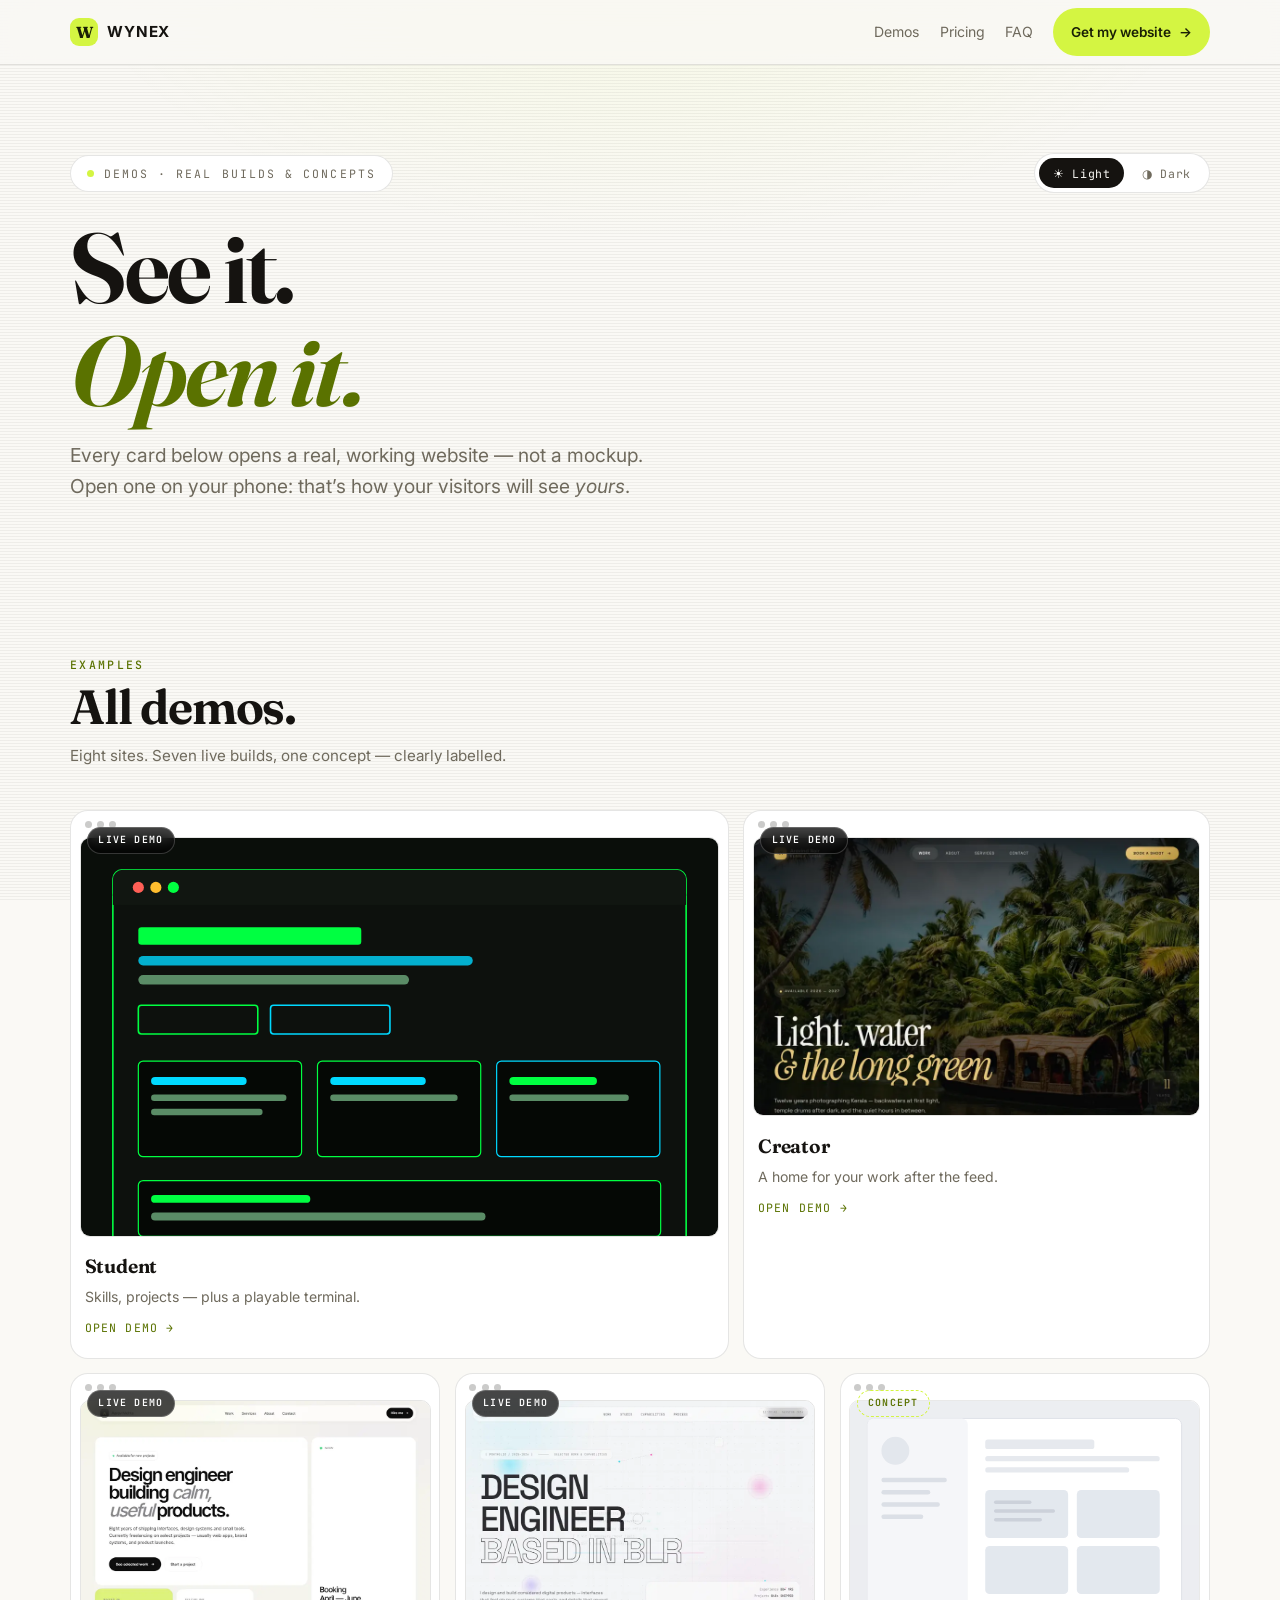
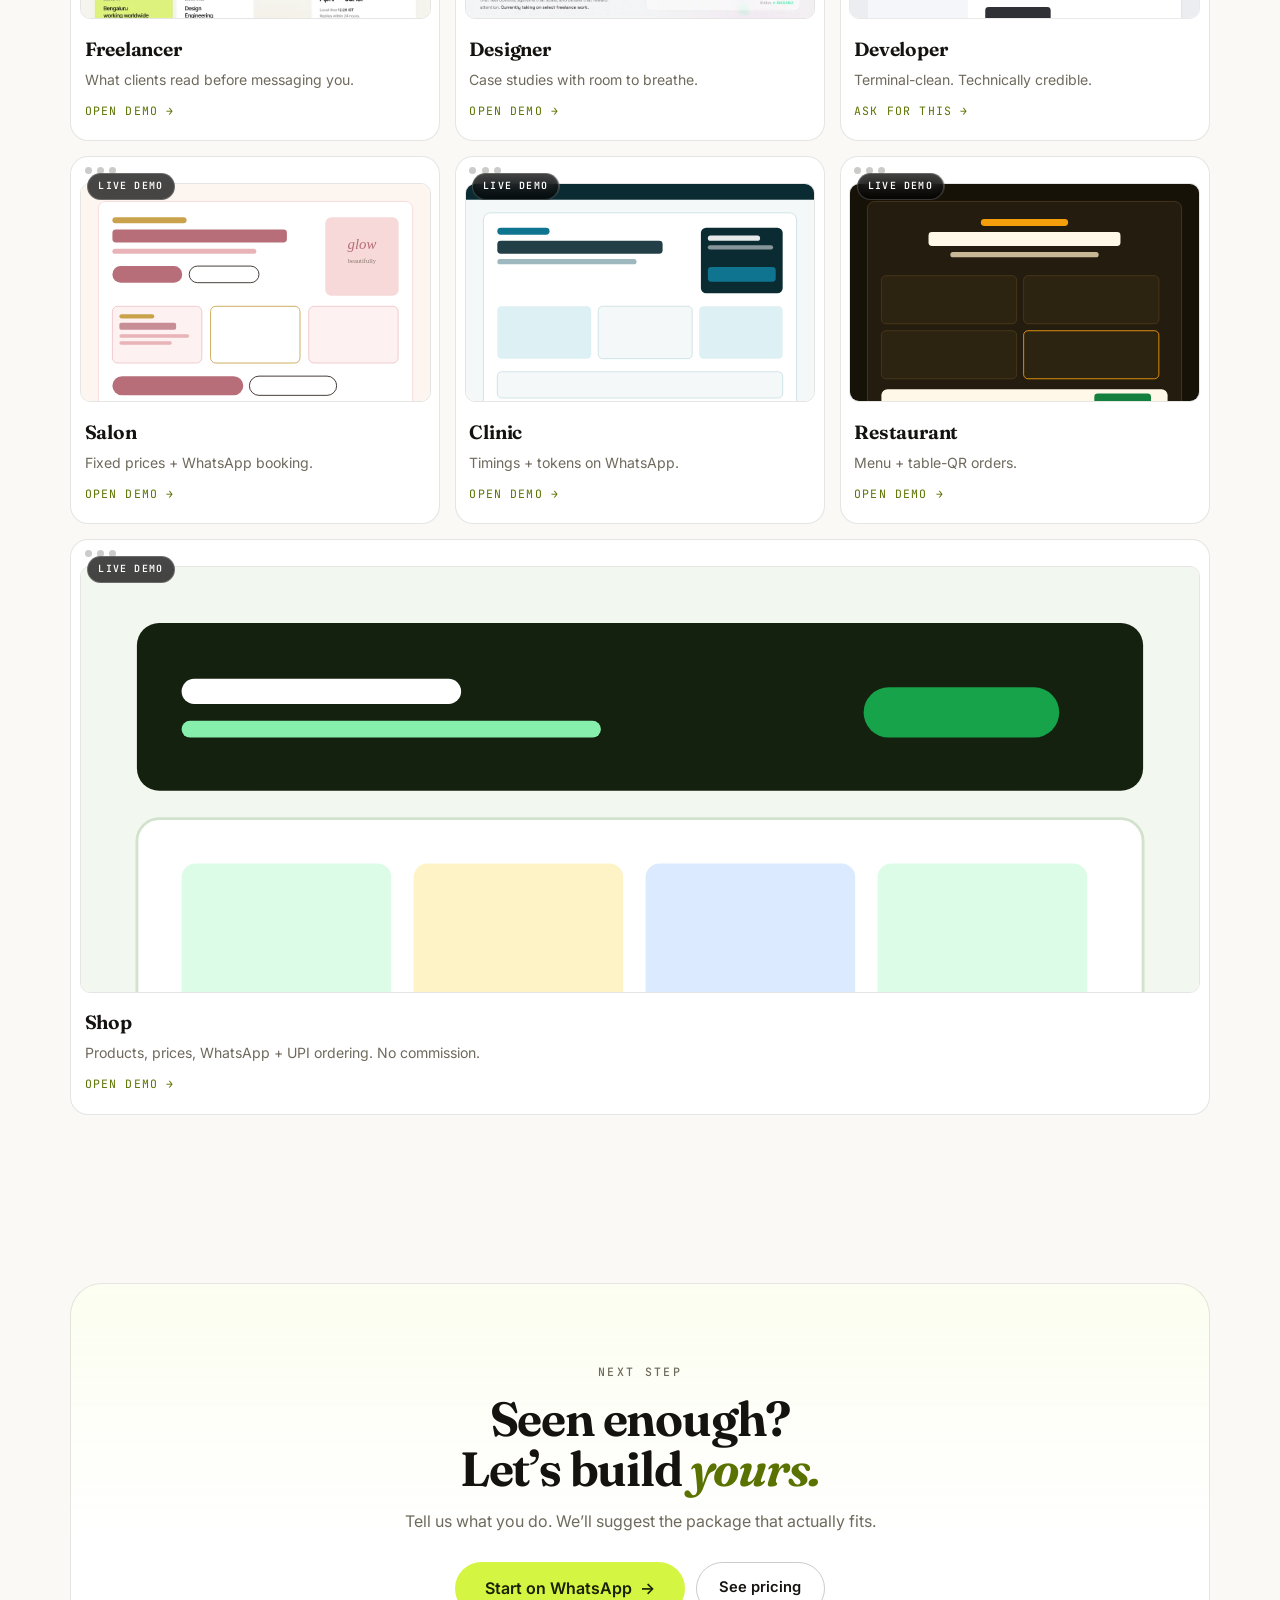
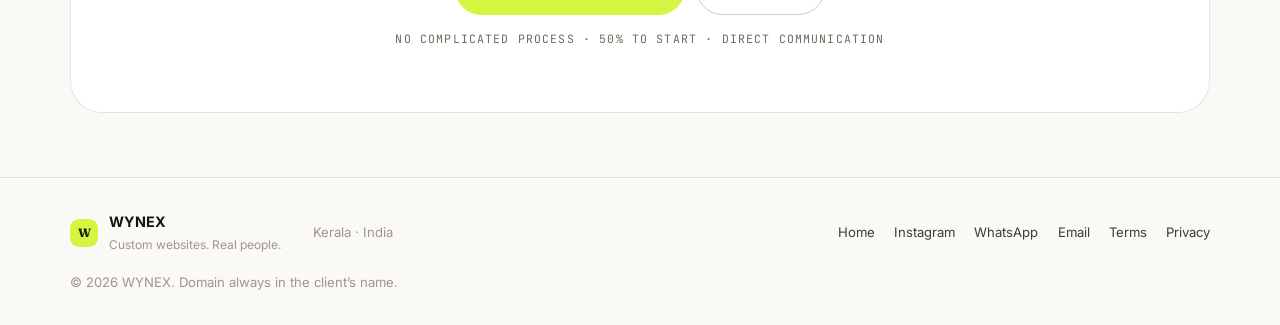
<file: demos.html>
<!DOCTYPE html>
<html lang="en">
<head>
<meta charset="utf-8">
<meta name="viewport" content="width=device-width, initial-scale=1">
<title>WYNEX — Demos: live website examples</title>
<meta name="description" content="Open every WYNEX demo: student, creator, freelancer, designer and developer portfolios, plus salon, clinic, restaurant and shop sites. Real builds, not mockups.">
<meta name="robots" content="index,follow,max-image-preview:large">
<meta name="theme-color" content="#faf9f5">
<script>try{if(localStorage.getItem('wynex-theme')==='dark'){document.documentElement.dataset.theme='dark'}}catch(e){}</script>
<link rel="canonical" href="https://ajlan69.github.io/wynex/demos.html">
<meta property="og:type" content="website">
<meta property="og:site_name" content="WYNEX">
<meta property="og:title" content="WYNEX demos — open them, don't just look.">
<meta property="og:description" content="Eight live website demos: portfolios for students, creators, freelancers and designers, plus booking and ordering sites for local business.">
<meta property="og:url" content="https://ajlan69.github.io/wynex/demos.html">
<meta property="og:image" content="https://ajlan69.github.io/wynex/assets/img/og-image.png">
<meta name="twitter:card" content="summary_large_image">
<meta name="twitter:title" content="WYNEX demos — open them, don't just look.">
<meta name="twitter:description" content="Eight live website demos. Real builds, not mockups.">
<meta name="twitter:image" content="https://ajlan69.github.io/wynex/assets/img/og-image.png">
<link rel="icon" href="assets/favicon.svg" type="image/svg+xml">
<link rel="apple-touch-icon" href="assets/favicon.svg">
<link rel="preconnect" href="https://fonts.googleapis.com">
<link rel="preconnect" href="https://fonts.gstatic.com" crossorigin>
<link rel="stylesheet" href="https://fonts.googleapis.com/css2?family=Fraunces:ital,opsz,wght@0,9..144,500;0,9..144,650;1,9..144,500&family=Inter:wght@400;500;600;700&family=JetBrains+Mono:wght@400;500&display=swap" media="print" onload="this.media='all'">
<noscript><link rel="stylesheet" href="https://fonts.googleapis.com/css2?family=Fraunces:ital,opsz,wght@0,9..144,500;0,9..144,650;1,9..144,500&family=Inter:wght@400;500;600;700&family=JetBrains+Mono:wght@400;500&display=swap"></noscript>
<link rel="stylesheet" href="assets/css/style.css">
<script type="application/ld+json">
{"@context":"https://schema.org","@type":"ItemList","name":"WYNEX demo websites","itemListElement":[
{"@type":"ListItem","position":1,"url":"https://ajlan69.github.io/wynex/demos/designer/","name":"Designer portfolio demo"},
{"@type":"ListItem","position":2,"url":"https://ajlan69.github.io/wynex/demos/student/","name":"Student portfolio demo"},
{"@type":"ListItem","position":3,"url":"https://ajlan69.github.io/wynex/demos/photographer/","name":"Photographer portfolio demo"},
{"@type":"ListItem","position":4,"url":"https://ajlan69.github.io/wynex/demos/freelancer/","name":"Freelancer portfolio demo"},
{"@type":"ListItem","position":5,"url":"https://ajlan69.github.io/wynex/demos/shop/","name":"Local shop demo"},
{"@type":"ListItem","position":6,"url":"https://ajlan69.github.io/wynex/demos/salon/","name":"Salon demo"},
{"@type":"ListItem","position":7,"url":"https://ajlan69.github.io/wynex/demos/clinic/","name":"Clinic demo"},
{"@type":"ListItem","position":8,"url":"https://ajlan69.github.io/wynex/demos/restaurant/","name":"Restaurant demo"}]}
</script>
</head>
<body>
<a class="skip" href="#main">Skip to content</a>

<header class="site-head" id="top">
  <div class="wrap head-inner">
    <a class="logo" href="./" aria-label="WYNEX — home"><span class="logo-mark" aria-hidden="true">W</span><span class="logo-word">WYNEX</span></a>
    <nav class="nav" id="nav" aria-label="Main">
      <ul class="nav-list">
        <li><a href="#work">Demos</a></li>
        <li><a href="./#pricing">Pricing</a></li>
        <li><a href="./#faq">FAQ</a></li>
      </ul>
      <a class="btn btn-primary btn-sm nav-cta" href="https://wa.me/916238712579?text=Hi%20WYNEX!%20I%20found%20your%20website%20and%20I%E2%80%99m%20interested%20in%20getting%20a%20website.%20I%20do%20%5Bwork%2Fprofession%5D%20and%20I%E2%80%99d%20like%20to%20know%20which%20package%20would%20suit%20me." target="_blank" rel="noopener">Get my website <span aria-hidden="true">→</span></a>
    </nav>
    <button class="nav-toggle" id="navToggle" type="button" aria-expanded="false" aria-controls="nav" aria-label="Open menu"><span class="nav-toggle-bars" aria-hidden="true"><i></i><i></i><i></i></span></button>
  </div>
</header>

<main id="main">

  <section class="hero">
    <div class="wrap">
      <div class="hero-top" data-reveal>
        <p class="eyebrow"><span class="pulse" aria-hidden="true"></span>Demos · Real builds &amp; concepts</p>
        <div class="theme-switch" role="group" aria-label="Colour mode">
          <button type="button" data-theme-set="light" aria-pressed="true">☀ Light</button>
          <button type="button" data-theme-set="dark" aria-pressed="false">◑ Dark</button>
        </div>
      </div>
      <h1 data-reveal>See it.<br><em>Open it.</em></h1>
      <p class="lead" data-reveal>Every card below opens a real, working website — not a mockup. Open one on your phone: that&rsquo;s how your visitors will see <em>yours</em>.</p>
    </div>
  </section>

  <section class="section" id="work">
    <div class="wrap">
      <header class="sec-head" data-reveal>
        <p class="kicker">Examples</p>
        <h2>All demos.</h2>
        <p class="sec-note">Eight sites. Seven live builds, one concept — clearly labelled.</p>
      </header>
      <div class="bento work-bento">
        <a class="card preview span-7" href="demos/student/" target="_blank" rel="noopener" data-reveal aria-label="Open the live student demo in a new tab">
          <span class="bar" aria-hidden="true"><i></i><i></i><i></i></span>
          <img src="assets/img/demo-student.svg" width="800" height="600" loading="lazy" decoding="async" alt="Cybersecurity student portfolio demo: skills, projects and an interactive terminal.">
          <span class="flag flag-live">Live demo</span>
          <span class="work-cap"><strong>Student</strong><span>Skills, projects — plus a playable terminal.</span><span class="view">Open demo →</span></span>
        </a>
        <a class="card preview span-5" href="demos/photographer/" target="_blank" rel="noopener" data-reveal aria-label="Open the live creator demo in a new tab">
          <span class="bar" aria-hidden="true"><i></i><i></i><i></i></span>
          <img src="assets/img/demo-photographer.webp" width="960" height="720" loading="lazy" decoding="async" alt="Creator demo: full-screen photography home with booking.">
          <span class="flag flag-live">Live demo</span>
          <span class="work-cap"><strong>Creator</strong><span>A home for your work after the feed.</span><span class="view">Open demo →</span></span>
        </a>
        <a class="card preview span-4" href="demos/freelancer/" target="_blank" rel="noopener" data-reveal aria-label="Open the live freelancer demo in a new tab">
          <span class="bar" aria-hidden="true"><i></i><i></i><i></i></span>
          <img src="assets/img/demo-freelancer.webp" width="960" height="720" loading="lazy" decoding="async" alt="Freelancer demo: case studies, stack and enquiry links.">
          <span class="flag flag-live">Live demo</span>
          <span class="work-cap"><strong>Freelancer</strong><span>What clients read before messaging you.</span><span class="view">Open demo →</span></span>
        </a>
        <a class="card preview span-4" href="demos/designer/" target="_blank" rel="noopener" data-reveal aria-label="Open the live designer demo in a new tab">
          <span class="bar" aria-hidden="true"><i></i><i></i><i></i></span>
          <img src="assets/img/demo-designer.webp" width="960" height="720" loading="lazy" decoding="async" alt="Designer demo: considered case studies, not templated.">
          <span class="flag flag-live">Live demo</span>
          <span class="work-cap"><strong>Designer</strong><span>Case studies with room to breathe.</span><span class="view">Open demo →</span></span>
        </a>
        <a class="card preview span-4 preview-concept" href="https://wa.me/916238712579?text=Hi%20WYNEX!%20I%20like%20the%20developer%20direction.%20Please%20tell%20me%20which%20package%20fits." target="_blank" rel="noopener" data-reveal aria-label="Ask about the developer direction on WhatsApp">
          <span class="bar" aria-hidden="true"><i></i><i></i><i></i></span>
          <img src="assets/img/demo-developer.svg" width="800" height="600" loading="lazy" decoding="async" alt="Developer direction concept: terminal-clean layout preview.">
          <span class="flag flag-concept">Concept</span>
          <span class="work-cap"><strong>Developer</strong><span>Terminal-clean. Technically credible.</span><span class="view">Ask for this →</span></span>
        </a>
        <a class="card preview span-4" href="demos/salon/" target="_blank" rel="noopener" data-reveal aria-label="Open the live salon demo in a new tab">
          <span class="bar" aria-hidden="true"><i></i><i></i><i></i></span>
          <img src="assets/img/demo-salon.svg" width="800" height="600" loading="lazy" decoding="async" alt="Salon demo: services with fixed prices and WhatsApp booking.">
          <span class="flag flag-live">Live demo</span>
          <span class="work-cap"><strong>Salon</strong><span>Fixed prices + WhatsApp booking.</span><span class="view">Open demo →</span></span>
        </a>
        <a class="card preview span-4" href="demos/clinic/" target="_blank" rel="noopener" data-reveal aria-label="Open the live clinic demo in a new tab">
          <span class="bar" aria-hidden="true"><i></i><i></i><i></i></span>
          <img src="assets/img/demo-clinic.svg" width="800" height="600" loading="lazy" decoding="async" alt="Clinic demo: doctors, timings and WhatsApp token booking.">
          <span class="flag flag-live">Live demo</span>
          <span class="work-cap"><strong>Clinic</strong><span>Timings + tokens on WhatsApp.</span><span class="view">Open demo →</span></span>
        </a>
        <a class="card preview span-4" href="demos/restaurant/" target="_blank" rel="noopener" data-reveal aria-label="Open the live restaurant demo in a new tab">
          <span class="bar" aria-hidden="true"><i></i><i></i><i></i></span>
          <img src="assets/img/demo-restaurant.svg" width="800" height="600" loading="lazy" decoding="async" alt="Restaurant demo: menu with order-over-WhatsApp.">
          <span class="flag flag-live">Live demo</span>
          <span class="work-cap"><strong>Restaurant</strong><span>Menu + table-QR orders.</span><span class="view">Open demo →</span></span>
        </a>
        <a class="card preview span-12 preview-wide" href="demos/shop/" target="_blank" rel="noopener" data-reveal aria-label="Open the live shop demo in a new tab">
          <span class="bar" aria-hidden="true"><i></i><i></i><i></i></span>
          <img src="assets/img/demo-shop.svg" width="800" height="600" loading="lazy" decoding="async" alt="Shop demo: products with WhatsApp and UPI ordering.">
          <span class="flag flag-live">Live demo</span>
          <span class="work-cap"><strong>Shop</strong><span>Products, prices, WhatsApp + UPI ordering. No commission.</span><span class="view">Open demo →</span></span>
        </a>
      </div>
    </div>
  </section>

  <section class="cta-final" id="contact">
    <div class="wrap">
      <div class="card cta-box" data-reveal>
        <p class="kicker">Next step</p>
        <h2>Seen enough?<br>Let&rsquo;s build <em>yours.</em></h2>
        <p>Tell us what you do. We&rsquo;ll suggest the package that actually fits.</p>
        <div class="btn-row">
          <a class="btn btn-primary btn-lg" href="https://wa.me/916238712579?text=Hi%20WYNEX!%20I%20saw%20your%20demos%20and%20I%27d%20like%20a%20website.%20I%20do%20%5Bwork%2Fprofession%5D." target="_blank" rel="noopener">Start on WhatsApp <span aria-hidden="true">→</span></a>
          <a class="btn btn-ghost" href="./#pricing">See pricing</a>
        </div>
        <p class="reassure">No complicated process · 50% to start · Direct communication</p>
      </div>
    </div>
  </section>

</main>

<footer class="site-foot">
  <div class="wrap foot-inner">
    <div class="foot-brand"><span class="logo-mark" aria-hidden="true">W</span><div><strong>WYNEX</strong><span>Custom websites. Real people.</span></div></div>
    <p class="foot-locale">Kerala · India</p>
    <nav class="foot-links" aria-label="Footer">
      <a href="./">Home</a>
      <a href="https://instagram.com/wynex.studio" target="_blank" rel="noopener">Instagram</a>
      <a href="https://wa.me/916238712579" target="_blank" rel="noopener">WhatsApp</a>
      <a href="mailto:ajlanabduljlaeel@gmail.com">Email</a>
      <a href="terms.html">Terms</a>
      <a href="privacy.html">Privacy</a>
    </nav>
    <p class="foot-copy">© <span id="year">2026</span> WYNEX. Domain always in the client&rsquo;s name.</p>
  </div>
</footer>

<nav class="mbar" aria-label="Quick contact">
  <a class="mbar-btn" href="tel:+916238712579">Call now</a>
  <a class="mbar-btn mbar-wa" href="https://wa.me/916238712579?text=Hi%20WYNEX!%20I%20saw%20your%20demos%20and%20I%27d%20like%20a%20website." target="_blank" rel="noopener">WhatsApp →</a>
</nav>

<script src="assets/js/main.js" defer></script>
</body>
</html>
</file>
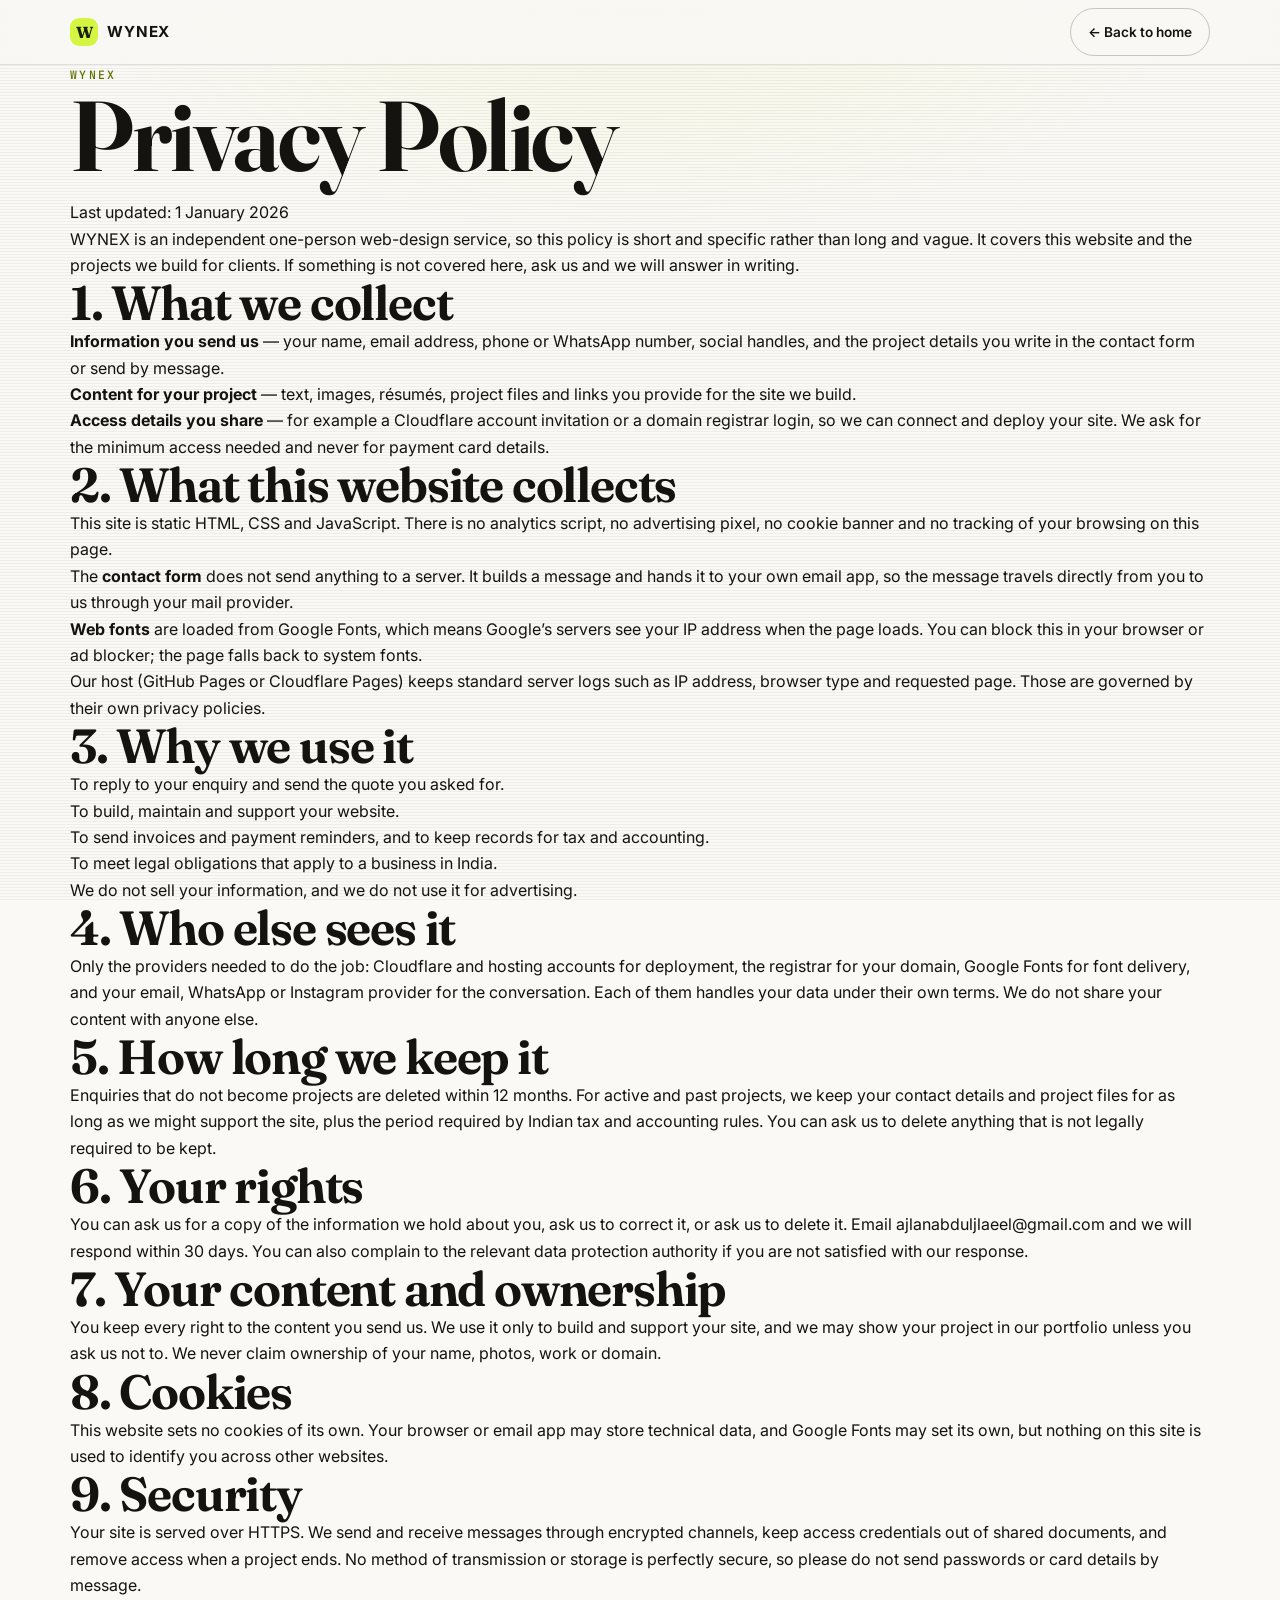
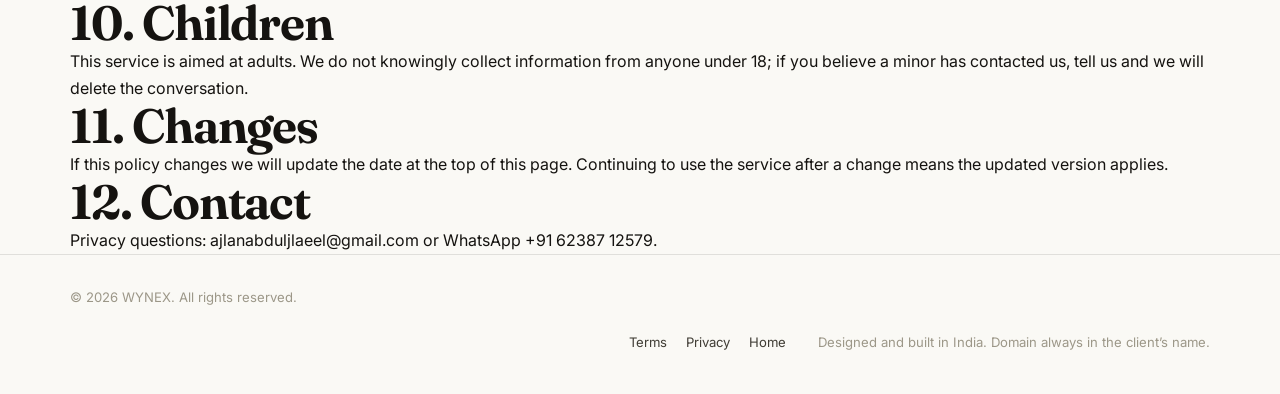
<file: privacy.html>
﻿<!DOCTYPE html>
<html lang="en">
<head>
<meta charset="utf-8">
<meta name="viewport" content="width=device-width, initial-scale=1">
<title>Privacy Policy — WYNEX</title>
<meta name="description" content="How WYNEX handles your personal information and content: what we collect, why, how long we keep it, and who we share it with.">
<meta name="robots" content="index, follow">
<meta name="theme-color" content="#fbfbfc" media="(prefers-color-scheme: light)">
<meta name="theme-color" content="#0c0e13" media="(prefers-color-scheme: dark)">
<link rel="icon" href="assets/favicon.svg" type="image/svg+xml">
<link rel="preconnect" href="https://fonts.googleapis.com">
<link rel="preconnect" href="https://fonts.gstatic.com" crossorigin>
<link rel="stylesheet" href="https://fonts.googleapis.com/css2?family=Fraunces:opsz,wght@9..144,400;9..144,600&family=Inter:wght@400;600&family=JetBrains+Mono:wght@400;500&display=swap">
<link rel="stylesheet" href="assets/css/style.css">
</head>

<body>
<header class="site-head">
  <div class="wrap head-inner">
    <a class="logo" href="index.html" aria-label="WYNEX — home">
      <span class="logo-mark" aria-hidden="true">W</span>
      <span class="logo-word">WYNEX</span>
    </a>
    <a class="btn btn-ghost btn-sm" href="index.html" style="margin-left:auto">← Back to home</a>
  </div>
</header>

<main>
  <div class="wrap page-head">
    <p class="kicker">WYNEX</p>
    <h1>Privacy Policy</h1>
    <p class="meta" style="margin-top:.75rem">Last updated: <time datetime="2026-01-01">1 January 2026</time></p>
  </div>

  <div class="wrap legal">
    <p>WYNEX is an independent one-person web-design service, so this policy is short and specific rather than long and vague. It covers this website and the projects we build for clients. If something is not covered here, ask us and we will answer in writing.</p>

    <h2>1. What we collect</h2>
    <ul>
      <li><strong>Information you send us</strong> — your name, email address, phone or WhatsApp number, social handles, and the project details you write in the contact form or send by message.</li>
      <li><strong>Content for your project</strong> — text, images, résumés, project files and links you provide for the site we build.</li>
      <li><strong>Access details you share</strong> — for example a Cloudflare account invitation or a domain registrar login, so we can connect and deploy your site. We ask for the minimum access needed and never for payment card details.</li>
    </ul>

    <h2>2. What this website collects</h2>
    <p>This site is static HTML, CSS and JavaScript. There is no analytics script, no advertising pixel, no cookie banner and no tracking of your browsing on this page.</p>
    <ul>
      <li>The <strong>contact form</strong> does not send anything to a server. It builds a message and hands it to your own email app, so the message travels directly from you to us through your mail provider.</li>
      <li><strong>Web fonts</strong> are loaded from Google Fonts, which means Google’s servers see your IP address when the page loads. You can block this in your browser or ad blocker; the page falls back to system fonts.</li>
      <li>Our host (GitHub Pages or Cloudflare Pages) keeps standard server logs such as IP address, browser type and requested page. Those are governed by their own privacy policies.</li>
    </ul>

    <h2>3. Why we use it</h2>
    <ul>
      <li>To reply to your enquiry and send the quote you asked for.</li>
      <li>To build, maintain and support your website.</li>
      <li>To send invoices and payment reminders, and to keep records for tax and accounting.</li>
      <li>To meet legal obligations that apply to a business in India.</li>
    </ul>
    <p>We do not sell your information, and we do not use it for advertising.</p>

    <h2>4. Who else sees it</h2>
    <p>Only the providers needed to do the job: Cloudflare and hosting accounts for deployment, the registrar for your domain, Google Fonts for font delivery, and your email, WhatsApp or Instagram provider for the conversation. Each of them handles your data under their own terms. We do not share your content with anyone else.</p>

    <h2>5. How long we keep it</h2>
    <p>Enquiries that do not become projects are deleted within 12 months. For active and past projects, we keep your contact details and project files for as long as we might support the site, plus the period required by Indian tax and accounting rules. You can ask us to delete anything that is not legally required to be kept.</p>

    <h2>6. Your rights</h2>
    <p>You can ask us for a copy of the information we hold about you, ask us to correct it, or ask us to delete it. Email <a href="mailto:ajlanabduljlaeel@gmail.com">ajlanabduljlaeel@gmail.com</a> and we will respond within 30 days. You can also complain to the relevant data protection authority if you are not satisfied with our response.</p>

    <h2>7. Your content and ownership</h2>
    <p>You keep every right to the content you send us. We use it only to build and support your site, and we may show your project in our portfolio unless you ask us not to. We never claim ownership of your name, photos, work or domain.</p>

    <h2>8. Cookies</h2>
    <p>This website sets no cookies of its own. Your browser or email app may store technical data, and Google Fonts may set its own, but nothing on this site is used to identify you across other websites.</p>

    <h2>9. Security</h2>
    <p>Your site is served over HTTPS. We send and receive messages through encrypted channels, keep access credentials out of shared documents, and remove access when a project ends. No method of transmission or storage is perfectly secure, so please do not send passwords or card details by message.</p>

    <h2>10. Children</h2>
    <p>This service is aimed at adults. We do not knowingly collect information from anyone under 18; if you believe a minor has contacted us, tell us and we will delete the conversation.</p>

    <h2>11. Changes</h2>
    <p>If this policy changes we will update the date at the top of this page. Continuing to use the service after a change means the updated version applies.</p>

    <h2>12. Contact</h2>
    <p>Privacy questions: <a href="mailto:ajlanabduljlaeel@gmail.com">ajlanabduljlaeel@gmail.com</a> or WhatsApp <a href="https://wa.me/916238712579" target="_blank" rel="noopener">+91 62387 12579</a>.</p>
  </div>
</main>

<footer class="site-foot">
  <div class="wrap foot-inner">
    <p class="foot-copy">© <span id="year">2026</span> WYNEX. All rights reserved.</p>
    <nav class="foot-links" aria-label="Footer">
      <a href="terms.html">Terms</a>
      <a href="privacy.html">Privacy</a>
      <a href="index.html">Home</a>
    </nav>
    <p class="foot-note">Designed and built in India. Domain always in the client’s name.</p>
  </div>
</footer>

<script src="assets/js/main.js" defer></script>
</body>
</html>
</file>
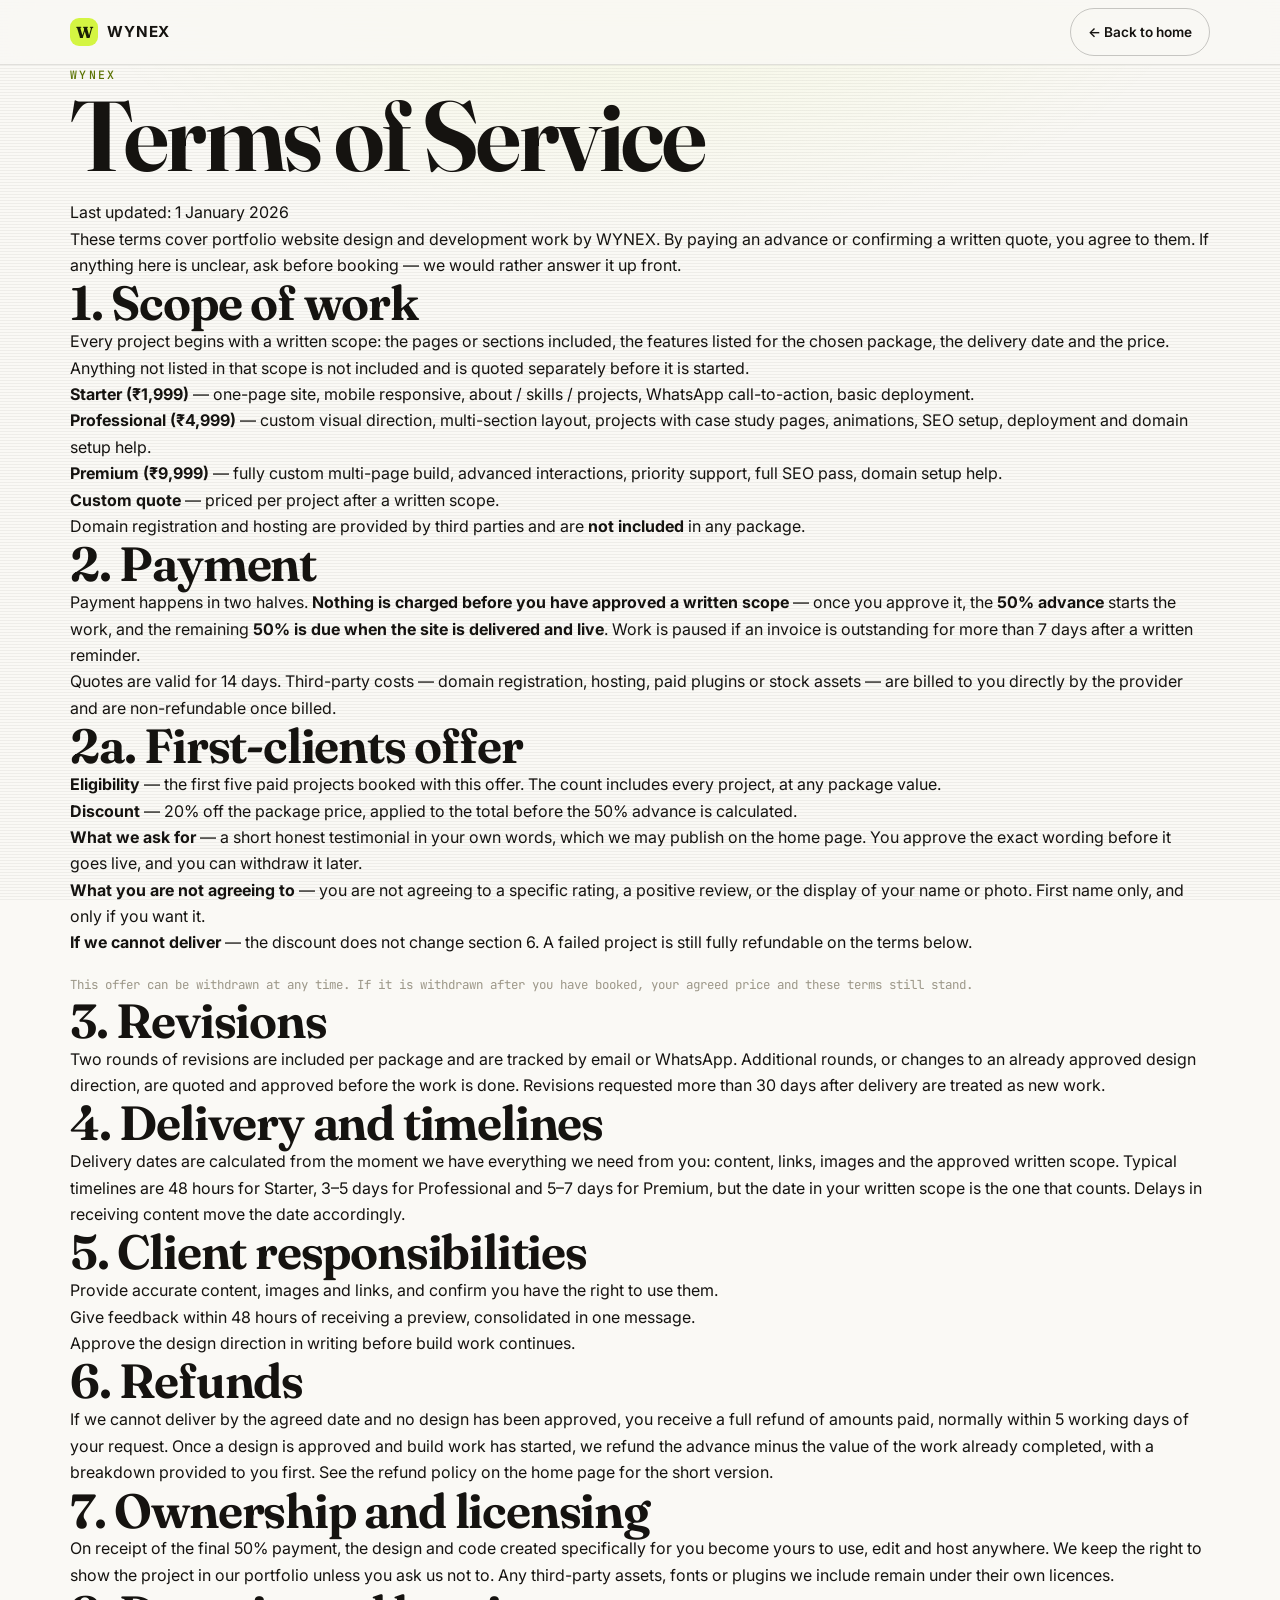
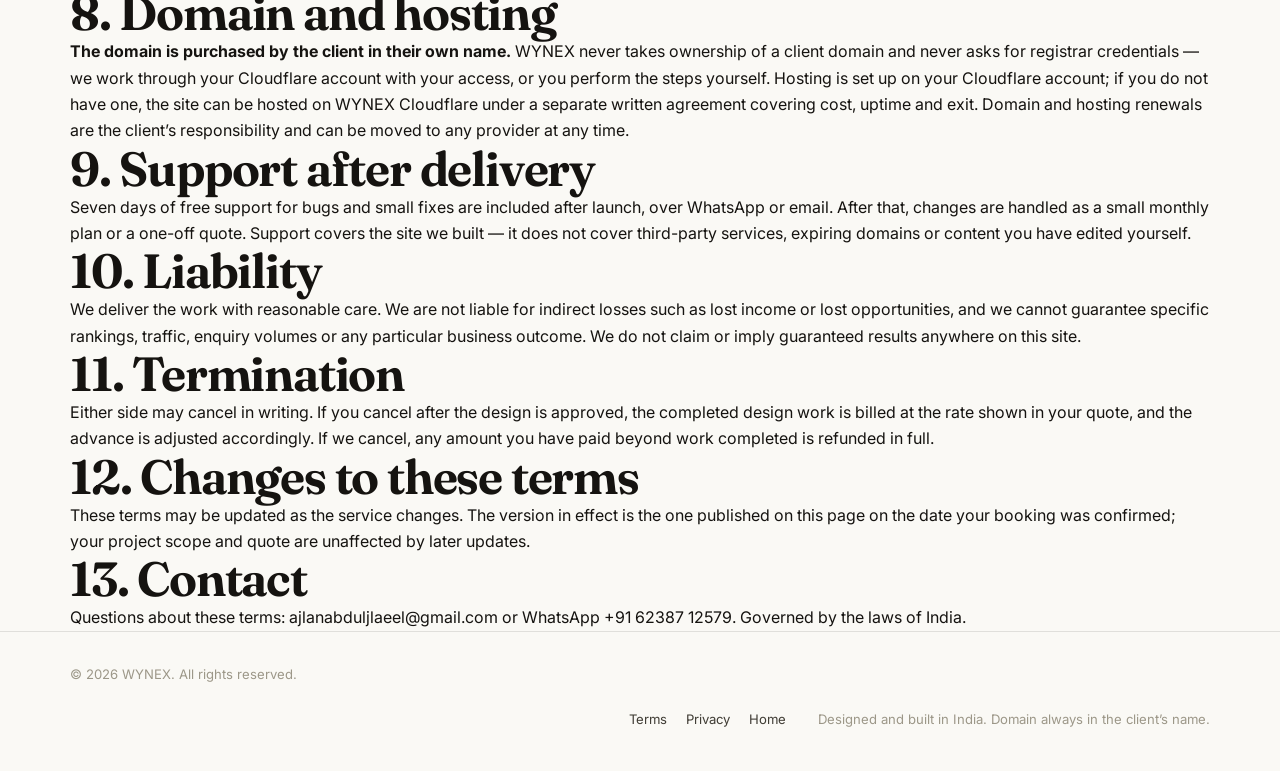
<file: terms.html>
﻿<!DOCTYPE html>
<html lang="en">
<head>
<meta charset="utf-8">
<meta name="viewport" content="width=device-width, initial-scale=1">
<title>Terms of Service — WYNEX</title>
<meta name="description" content="Terms of service for portfolio website design and development by WYNEX: scope, payment, revisions, refunds, ownership and support.">
<meta name="robots" content="index, follow">
<meta name="theme-color" content="#fbfbfc" media="(prefers-color-scheme: light)">
<meta name="theme-color" content="#0c0e13" media="(prefers-color-scheme: dark)">
<link rel="icon" href="assets/favicon.svg" type="image/svg+xml">
<link rel="preconnect" href="https://fonts.googleapis.com">
<link rel="preconnect" href="https://fonts.gstatic.com" crossorigin>
<link rel="stylesheet" href="https://fonts.googleapis.com/css2?family=Fraunces:opsz,wght@9..144,400;9..144,600&family=Inter:wght@400;600&family=JetBrains+Mono:wght@400;500&display=swap">
<link rel="stylesheet" href="assets/css/style.css">
</head>

<body>
<header class="site-head">
  <div class="wrap head-inner">
    <a class="logo" href="index.html" aria-label="WYNEX — home">
      <span class="logo-mark" aria-hidden="true">W</span>
      <span class="logo-word">WYNEX</span>
    </a>
    <a class="btn btn-ghost btn-sm" href="index.html" style="margin-left:auto">← Back to home</a>
  </div>
</header>

<main>
  <div class="wrap page-head">
    <p class="kicker">WYNEX</p>
    <h1>Terms of Service</h1>
    <p class="meta" style="margin-top:.75rem">Last updated: <time datetime="2026-01-01">1 January 2026</time></p>
  </div>

  <div class="wrap legal">
    <p>These terms cover portfolio website design and development work by WYNEX. By paying an advance or confirming a written quote, you agree to them. If anything here is unclear, ask before booking — we would rather answer it up front.</p>

    <h2>1. Scope of work</h2>
    <p>Every project begins with a written scope: the pages or sections included, the features listed for the chosen package, the delivery date and the price. Anything not listed in that scope is not included and is quoted separately before it is started.</p>
    <ul>
      <li><strong>Starter (₹1,999)</strong> — one-page site, mobile responsive, about / skills / projects, WhatsApp call-to-action, basic deployment.</li>
      <li><strong>Professional (₹4,999)</strong> — custom visual direction, multi-section layout, projects with case study pages, animations, SEO setup, deployment and domain setup help.</li>
      <li><strong>Premium (₹9,999)</strong> — fully custom multi-page build, advanced interactions, priority support, full SEO pass, domain setup help.</li>
      <li><strong>Custom quote</strong> — priced per project after a written scope.</li>
    </ul>
    <p>Domain registration and hosting are provided by third parties and are <strong>not included</strong> in any package.</p>

    <h2>2. Payment</h2>
    <p>Payment happens in two halves. <strong>Nothing is charged before you have approved a written scope</strong> &mdash; once you approve it, the <strong>50% advance</strong> starts the work, and the remaining <strong>50% is due when the site is delivered and live</strong>. Work is paused if an invoice is outstanding for more than 7 days after a written reminder.</p>
    <p>Quotes are valid for 14 days. Third-party costs — domain registration, hosting, paid plugins or stock assets — are billed to you directly by the provider and are non-refundable once billed.</p>

    <!-- TODO: this block documents the first-5-clients offer advertised on the home
         page. Confirm and tighten every clause below before you rely on the offer,
         then delete this comment. Keeping a discount on the page with no written
         terms behind it is how disputes start. -->
    <h2>2a. First-clients offer</h2>
    <ul>
      <li><strong>Eligibility</strong> — the first five paid projects booked with this offer. The count includes every project, at any package value.</li>
      <li><strong>Discount</strong> — 20% off the package price, applied to the total before the 50% advance is calculated.</li>
      <li><strong>What we ask for</strong> — a short honest testimonial in your own words, which we may publish on the home page. You approve the exact wording before it goes live, and you can withdraw it later.</li>
      <li><strong>What you are not agreeing to</strong> — you are not agreeing to a specific rating, a positive review, or the display of your name or photo. First name only, and only if you want it.</li>
      <li><strong>If we cannot deliver</strong> — the discount does not change section 6. A failed project is still fully refundable on the terms below.</li>
    </ul>
    <p class="fine">This offer can be withdrawn at any time. If it is withdrawn after you have booked, your agreed price and these terms still stand.</p>

    <h2>3. Revisions</h2>
    <p>Two rounds of revisions are included per package and are tracked by email or WhatsApp. Additional rounds, or changes to an already approved design direction, are quoted and approved before the work is done. Revisions requested more than 30 days after delivery are treated as new work.</p>

    <h2>4. Delivery and timelines</h2>
    <p>Delivery dates are calculated from the moment we have everything we need from you: content, links, images and the approved written scope. Typical timelines are 48 hours for Starter, 3–5 days for Professional and 5–7 days for Premium, but the date in your written scope is the one that counts. Delays in receiving content move the date accordingly.</p>

    <h2>5. Client responsibilities</h2>
    <ul>
      <li>Provide accurate content, images and links, and confirm you have the right to use them.</li>
      <li>Give feedback within 48 hours of receiving a preview, consolidated in one message.</li>
      <li>Approve the design direction in writing before build work continues.</li>
    </ul>

    <h2>6. Refunds</h2>
    <p>If we cannot deliver by the agreed date and no design has been approved, you receive a full refund of amounts paid, normally within 5 working days of your request. Once a design is approved and build work has started, we refund the advance minus the value of the work already completed, with a breakdown provided to you first. See the <a href="index.html#policies">refund policy on the home page</a> for the short version.</p>

    <h2>7. Ownership and licensing</h2>
    <p>On receipt of the final 50% payment, the design and code created specifically for you become yours to use, edit and host anywhere. We keep the right to show the project in our portfolio unless you ask us not to. Any third-party assets, fonts or plugins we include remain under their own licences.</p>

    <h2>8. Domain and hosting</h2>
    <p><strong>The domain is purchased by the client in their own name.</strong> WYNEX never takes ownership of a client domain and never asks for registrar credentials — we work through your Cloudflare account with your access, or you perform the steps yourself. Hosting is set up on your Cloudflare account; if you do not have one, the site can be hosted on WYNEX Cloudflare under a separate written agreement covering cost, uptime and exit. Domain and hosting renewals are the client’s responsibility and can be moved to any provider at any time.</p>

    <h2>9. Support after delivery</h2>
    <p>Seven days of free support for bugs and small fixes are included after launch, over WhatsApp or email. After that, changes are handled as a small monthly plan or a one-off quote. Support covers the site we built — it does not cover third-party services, expiring domains or content you have edited yourself.</p>

    <h2>10. Liability</h2>
    <p>We deliver the work with reasonable care. We are not liable for indirect losses such as lost income or lost opportunities, and we cannot guarantee specific rankings, traffic, enquiry volumes or any particular business outcome. We do not claim or imply guaranteed results anywhere on this site.</p>

    <h2>11. Termination</h2>
    <p>Either side may cancel in writing. If you cancel after the design is approved, the completed design work is billed at the rate shown in your quote, and the advance is adjusted accordingly. If we cancel, any amount you have paid beyond work completed is refunded in full.</p>

    <h2>12. Changes to these terms</h2>
    <p>These terms may be updated as the service changes. The version in effect is the one published on this page on the date your booking was confirmed; your project scope and quote are unaffected by later updates.</p>

    <h2>13. Contact</h2>
    <p>Questions about these terms: <a href="mailto:ajlanabduljlaeel@gmail.com">ajlanabduljlaeel@gmail.com</a> or WhatsApp <a href="https://wa.me/916238712579" target="_blank" rel="noopener">+91 62387 12579</a>. Governed by the laws of India.</p>
  </div>
</main>

<footer class="site-foot">
  <div class="wrap foot-inner">
    <p class="foot-copy">© <span id="year">2026</span> WYNEX. All rights reserved.</p>
    <nav class="foot-links" aria-label="Footer">
      <a href="terms.html">Terms</a>
      <a href="privacy.html">Privacy</a>
      <a href="index.html">Home</a>
    </nav>
    <p class="foot-note">Designed and built in India. Domain always in the client’s name.</p>
  </div>
</footer>

<script src="assets/js/main.js" defer></script>
</body>
</html>
</file>
<file: assets/css/style.css>
/* ==========================================================================
   WYNEX — dark premium bento system. No framework, no build step.
   One accent. Cards do the talking. Short page, strong hierarchy.
   ========================================================================== */

:root{
  color-scheme: light dark;
  --ff:"Inter",ui-sans-serif,system-ui,-apple-system,"Segoe UI",sans-serif;
  --ffd:"Fraunces",Georgia,"Times New Roman",serif;
  --ffm:"JetBrains Mono",ui-monospace,Menlo,Consolas,monospace;

  /* light is the default theme */
  --bg:#faf9f5;
  --bg-2:#f1efe8;
  --card:#ffffff;
  --card-2:#f4f2ea;
  --ink:#151310;
  --ink-2:#3f3c34;
  --muted:#6f6a5d;
  --dim:#9c9788;
  --line:rgba(21,19,16,.11);
  --line-2:rgba(21,19,16,.22);
  --accent:#d4f542;
  --accent-ink:#1a2005;
  --glow:#5a7200; /* text-safe accent on light backgrounds */
  --headbg:rgba(250,249,245,.86);
  --scan:rgba(21,19,16,.05);

  --r:18px;
  --r-lg:26px;
  --wrap:1140px;
  --gut:clamp(1.15rem,4vw,2.5rem);
  --head-h:64px;
  --ease:cubic-bezier(.2,.7,.3,1);
  --dur:.28s;
  --sh:0 24px 50px -34px rgba(21,19,16,.35);
}

html[data-theme="dark"]{
  color-scheme:dark;
  --bg:#0d0d10;
  --bg-2:#121216;
  --card:#16161c;
  --card-2:#1c1c23;
  --ink:#f5f3ec;
  --ink-2:#cfccc2;
  --muted:#9b978c;
  --dim:#6f6c64;
  --line:rgba(245,243,236,.10);
  --line-2:rgba(245,243,236,.17);
  --glow:#d4f542; /* on dark, lime text is safe */
  --headbg:rgba(13,13,16,.82);
  --scan:rgba(255,255,255,.014);
  --sh:0 24px 60px -30px rgba(0,0,0,.7);
}

*,*::before,*::after{box-sizing:border-box}
*{margin:0;padding:0}
html{-webkit-text-size-adjust:100%;scroll-behavior:smooth;scroll-padding-top:calc(var(--head-h) + 14px)}
body{font-family:var(--ff);font-size:1rem;line-height:1.65;color:var(--ink);background:var(--bg);-webkit-font-smoothing:antialiased;overflow-wrap:break-word}
body::before{content:"";position:fixed;inset:0;z-index:-1;pointer-events:none;
  background:radial-gradient(900px 480px at 50% -8%,rgba(212,245,66,.10),transparent 65%),
  repeating-linear-gradient(0deg,var(--scan) 0 1px,transparent 1px 3px);}
img,svg{display:block;max-width:100%;height:auto}
ul,ol{list-style:none}
a{color:inherit;text-decoration:none}
h1,h2,h3{font-family:var(--ffd);font-weight:650;line-height:1.04;letter-spacing:-.025em;text-wrap:balance}
h1{font-size:clamp(3rem,9vw,6.2rem)}
h2{font-size:clamp(1.9rem,4.4vw,3rem)}
:focus-visible{outline:2px solid var(--accent);outline-offset:3px;border-radius:6px}
::selection{background:var(--accent);color:var(--accent-ink)}
.skip{position:absolute;left:-9999px;top:0;z-index:200;background:var(--accent);color:var(--accent-ink);padding:.7rem 1rem;border-radius:0 0 10px 0;font-weight:600}
.skip:focus{left:0}

.wrap{width:min(var(--wrap),100% - (var(--gut) * 2));margin-inline:auto}
.section{padding-block:clamp(3rem,7vw,5.5rem)}
.sec-head{max-width:44rem;margin-bottom:clamp(1.6rem,3.5vw,2.6rem)}
.sec-head h2{margin-top:.5rem}
.sec-note{margin-top:.7rem;color:var(--muted);font-size:.95rem}
.kicker{font-family:var(--ffm);font-size:.72rem;font-weight:500;letter-spacing:.2em;text-transform:uppercase;color:var(--glow)}
.fine{margin-top:1.2rem;font-family:var(--ffm);font-size:.78rem;color:var(--dim)}

/* ---------- buttons ---------- */
.btn{display:inline-flex;align-items:center;justify-content:center;gap:.5rem;min-height:3rem;padding:.8rem 1.4rem;border-radius:100px;border:1px solid transparent;font-size:.92rem;font-weight:600;line-height:1.2;cursor:pointer;transition:transform var(--dur) var(--ease),background var(--dur) var(--ease),border-color var(--dur) var(--ease),color var(--dur) var(--ease)}
.btn span{transition:transform var(--dur) var(--ease)}
.btn:hover span{transform:translateX(4px)}
.btn-primary{background:var(--accent);color:var(--accent-ink)}
.btn-primary:hover{transform:translateY(-2px);box-shadow:0 14px 34px -14px rgba(212,245,66,.5)}
.btn-ghost{border-color:var(--line-2);color:var(--ink)}
.btn-ghost:hover{border-color:var(--glow);color:var(--glow);transform:translateY(-2px)}
.btn-sm{padding:.6rem 1.05rem;font-size:.85rem}
.btn-lg{padding:1rem 1.8rem;font-size:1rem}
.btn-block{width:100%}
.btn-row{display:flex;flex-wrap:wrap;gap:.7rem}

/* ---------- header ---------- */
.site-head{position:sticky;top:0;z-index:100;background:var(--headbg);-webkit-backdrop-filter:blur(16px) saturate(150%);backdrop-filter:blur(16px) saturate(150%);border-bottom:1px solid var(--line)}
.site-head.is-stuck{box-shadow:0 12px 32px -20px rgba(0,0,0,.8)}
.head-inner{min-height:var(--head-h);display:flex;align-items:center;gap:1.25rem}
.logo{display:inline-flex;align-items:center;gap:.55rem;font-weight:700}
.logo-mark{display:grid;place-items:center;width:28px;height:28px;background:var(--accent);color:var(--accent-ink);border-radius:9px;font-family:var(--ffd);font-weight:700}
.logo-word{letter-spacing:.06em;font-size:.95rem}
.nav{margin-left:auto;display:flex;align-items:center;gap:1.25rem}
.nav-list{display:flex;gap:1.3rem;font-size:.88rem;color:var(--muted)}
.nav-list a{padding:.4rem 0;position:relative;transition:color var(--dur)}
.nav-list a::after{content:"";position:absolute;left:0;right:0;bottom:-2px;height:1px;background:var(--accent);transform:scaleX(0);transform-origin:left;transition:transform var(--dur) var(--ease)}
.nav-list a:hover,.nav-list a.is-current{color:var(--ink)}
.nav-list a:hover::after,.nav-list a.is-current::after{transform:scaleX(1)}
.nav-toggle{display:none;margin-left:auto;background:var(--card);border:1px solid var(--line-2);border-radius:12px;padding:.6rem .7rem;cursor:pointer}
.nav-toggle-bars{display:grid;gap:4px;width:18px}
.nav-toggle-bars i{display:block;height:2px;background:var(--ink);border-radius:2px;transition:transform var(--dur) var(--ease),opacity var(--dur)}
.nav-toggle[aria-expanded="true"] .nav-toggle-bars i:nth-child(1){transform:translateY(6px) rotate(45deg)}
.nav-toggle[aria-expanded="true"] .nav-toggle-bars i:nth-child(2){opacity:0}
.nav-toggle[aria-expanded="true"] .nav-toggle-bars i:nth-child(3){transform:translateY(-6px) rotate(-45deg)}
body.nav-open{overflow:hidden}

/* ---------- bento primitives ---------- */
.bento{display:grid;grid-template-columns:repeat(12,minmax(0,1fr));gap:.9rem}
.card{position:relative;background:var(--card);border:1px solid var(--line);border-radius:var(--r);padding:1.4rem;transition:transform var(--dur) var(--ease),border-color var(--dur) var(--ease),box-shadow var(--dur) var(--ease)}
.card:hover{transform:translateY(-2px);border-color:var(--line-2);box-shadow:var(--sh)}
.span-3{grid-column:span 3}.span-4{grid-column:span 4}.span-5{grid-column:span 5}
.span-7{grid-column:span 7}.span-12{grid-column:span 12}

/* ---------- hero ---------- */
.hero{padding:clamp(2.8rem,7vw,5.5rem) 0 clamp(2.5rem,6vw,4rem)}
.eyebrow{display:inline-flex;align-items:center;gap:.6rem;font-family:var(--ffm);font-size:.72rem;letter-spacing:.18em;text-transform:uppercase;color:var(--muted);border:1px solid var(--line);border-radius:100px;padding:.5rem 1rem;background:var(--card)}
.pulse{width:7px;height:7px;border-radius:50%;background:var(--accent);box-shadow:0 0 0 0 rgba(212,245,66,.5);animation:pulse 2.4s infinite}
@keyframes pulse{70%{box-shadow:0 0 0 9px rgba(212,245,66,0)}100%{box-shadow:0 0 0 0 rgba(212,245,66,0)}}
.hero h1{margin-top:1.4rem}
.hero h1 em{font-style:italic;color:var(--glow)}
.lead{margin-top:1.1rem;max-width:36rem;font-size:clamp(1.02rem,2vw,1.2rem);color:var(--muted)}
.hero .btn-row{margin-top:1.8rem}
.trust-row{display:flex;flex-wrap:wrap;gap:.5rem 1.4rem;margin-top:1.5rem;font-family:var(--ffm);font-size:.75rem;letter-spacing:.12em;text-transform:uppercase;color:var(--muted)}
.trust-row li{display:flex;align-items:center;gap:.5rem}
.trust-row li::before{content:"";width:6px;height:6px;border-radius:50%;background:var(--accent)}
.hero-bento{margin-top:2.2rem;animation:floaty 9s ease-in-out infinite}

/* ---------- hero top row + theme switch ---------- */
.hero-top{display:flex;align-items:center;justify-content:space-between;gap:1rem;flex-wrap:wrap}
.theme-switch{display:inline-flex;align-items:center;gap:.25rem;padding:.28rem;border:1px solid var(--line);border-radius:100px;background:var(--card)}
.theme-switch button{font-family:var(--ffm);font-size:.72rem;letter-spacing:.06em;border:0;background:transparent;color:var(--muted);border-radius:100px;padding:.45rem .85rem;cursor:pointer;transition:background var(--dur) var(--ease),color var(--dur) var(--ease)}
.theme-switch button:hover{color:var(--ink)}
.theme-switch button[aria-pressed="true"]{background:var(--ink);color:var(--bg)}
@keyframes floaty{50%{transform:translateY(-5px)}}

/* ---------- website previews ---------- */
.preview{display:block;overflow:hidden;padding:.55rem}
.preview img{width:100%;border-radius:calc(var(--r) - 8px);border:1px solid var(--line);aspect-ratio:16/10;object-fit:cover;object-position:top center;transition:transform .6s var(--ease)}
.preview:hover img{transform:scale(1.025)}
.preview .bar{display:flex;gap:.32rem;padding:.1rem .3rem .55rem}
.preview .bar i{width:7px;height:7px;border-radius:50%;background:var(--line-2)}
.preview-lg{grid-column:span 7;grid-row:span 2}
.preview-lg img{aspect-ratio:auto;min-height:100%}
.hero-bento .preview:not(.preview-lg){grid-column:span 5}
.flag{position:absolute;top:1rem;left:1rem;font-family:var(--ffm);font-size:.62rem;font-weight:600;letter-spacing:.12em;text-transform:uppercase;border-radius:100px;padding:.28rem .65rem}
.flag-real{background:var(--accent);color:var(--accent-ink)}
.flag-live{background:rgba(0,0,0,.72);color:#fff;border:1px solid rgba(255,255,255,.2);-webkit-backdrop-filter:blur(8px);backdrop-filter:blur(8px)}
.flag-concept{background:transparent;color:var(--glow);border:1px dashed var(--accent)}
.preview-cap{display:block;margin-top:.6rem;font-family:var(--ffm);font-size:.75rem;letter-spacing:.06em;color:var(--muted)}
.preview-concept img{opacity:.85}
.preview-wide img{aspect-ratio:21/8}

/* ---------- work ---------- */
.work-bento .preview{padding-bottom:1.1rem}
.work-cap{display:grid;gap:.15rem;margin-top:.9rem;padding:0 .3rem .2rem}
.work-cap strong{font-family:var(--ffd);font-size:1.2rem;font-weight:650;letter-spacing:-.01em}
.work-cap span{font-size:.88rem;color:var(--muted)}
.work-cap .view{font-family:var(--ffm);font-size:.72rem;letter-spacing:.1em;text-transform:uppercase;color:var(--glow);margin-top:.45rem;transition:letter-spacing var(--dur) var(--ease)}
.preview:hover .view{letter-spacing:.16em}
.biz-strip{margin-top:1.4rem;font-size:.9rem;color:var(--muted)}
.biz-strip a{color:var(--glow);border-bottom:1px solid rgba(212,245,66,.4)}
.biz-strip a:hover{border-color:var(--glow)}

/* ---------- difference ---------- */
.diff-lead{background:var(--accent);color:var(--accent-ink);border-color:transparent;display:flex;flex-direction:column;justify-content:center;gap:.8rem;min-height:17rem}
.diff-big{font-family:var(--ffd);font-size:clamp(2rem,4.6vw,3.2rem);line-height:1.02;letter-spacing:-.025em;font-weight:650}
.diff-big em{font-style:italic}
.diff-sub{font-size:.95rem;opacity:.75;max-width:26rem}
.mini{display:flex;flex-direction:column;gap:.4rem;justify-content:center}
.mini-k{font-family:var(--ffm);font-size:.7rem;letter-spacing:.16em;text-transform:uppercase;color:var(--glow)}
.mini p:last-child{font-size:.92rem;color:var(--ink-2)}

/* ---------- pricing ---------- */
.price{display:flex;flex-direction:column;gap:.55rem}
.price-hot{border-color:var(--glow);background:linear-gradient(180deg,rgba(212,245,66,.07),transparent 55%),var(--card);box-shadow:var(--sh)}
.flag-hot{position:absolute;top:1rem;right:1rem;background:var(--accent);color:var(--accent-ink);border-radius:100px;font-family:var(--ffm);font-size:.62rem;font-weight:600;letter-spacing:.12em;text-transform:uppercase;padding:.28rem .65rem}
.plan-name{font-family:var(--ffm);font-size:.7rem;letter-spacing:.18em;text-transform:uppercase;color:var(--dim)}
.amount{font-family:var(--ffm);font-size:2rem;font-weight:500;letter-spacing:-.04em}
.amount span{font-size:1.1rem;color:var(--muted)}
.amount-alt{font-family:var(--ffd);font-size:1.5rem;font-weight:650}
.plan-for{font-size:.86rem;color:var(--muted)}
.price ul{display:grid;margin:.4rem 0 1rem}
.price li{font-size:.85rem;color:var(--ink-2);padding:.5rem 0 .5rem 1.4rem;border-top:1px solid var(--line);position:relative}
.price li::before{content:"✓";position:absolute;left:0;color:var(--glow);font-weight:700;font-size:.8rem}
.payline{margin-top:1.1rem;display:flex;flex-wrap:wrap;align-items:center;justify-content:space-between;gap:1rem;background:var(--card);border:1px solid var(--line);border-radius:var(--r-lg);padding:1.3rem 1.4rem}
.payline p{font-size:.88rem;color:var(--muted)}
.payline strong{color:var(--ink)}

/* ---------- process + faq ---------- */
.steps{counter-reset:step}
.step h3{font-size:1.05rem;margin:.7rem 0 .35rem}
.step p{font-size:.88rem;color:var(--muted)}
.step-n{font-family:var(--ffm);font-size:.72rem;letter-spacing:.14em;color:var(--glow);border:1px solid rgba(212,245,66,.35);border-radius:100px;align-self:flex-start;padding:.25rem .7rem}
.sec-faq{margin-top:clamp(2.4rem,5vw,3.5rem)}
.faq{display:grid;gap:.6rem;max-width:46rem}
.qa{background:var(--card);border:1px solid var(--line);border-radius:var(--r);overflow:hidden;transition:border-color var(--dur)}
.qa[open]{border-color:var(--line-2)}
.qa summary{display:flex;align-items:center;justify-content:space-between;gap:1rem;padding:1.05rem 1.25rem;font-weight:600;font-size:.96rem;cursor:pointer;list-style:none}
.qa summary::-webkit-details-marker{display:none}
.qa summary::after{content:"+";font-family:var(--ffm);font-size:1.2rem;color:var(--dim);transition:transform var(--dur) var(--ease)}
.qa[open] summary::after{transform:rotate(45deg);color:var(--glow)}
.qa-body{padding:0 1.25rem 1.15rem}
.qa-body p{font-size:.9rem;color:var(--muted)}

/* ---------- final cta + footer ---------- */
.cta-final{padding-block:clamp(3rem,7vw,5rem) clamp(2.5rem,5vw,4rem)}
.cta-box{text-align:center;padding:clamp(2.2rem,5vw,4rem) clamp(1.4rem,4vw,3rem);border-radius:32px;background:linear-gradient(180deg,rgba(212,245,66,.08),transparent 60%),var(--card);overflow:hidden}
.cta-box h2{margin:.8rem auto 0}
.cta-box h2 em{font-style:italic;color:var(--glow)}
.cta-box > p{color:var(--muted);margin-top:.9rem}
.cta-box .btn-row{justify-content:center;margin-top:1.7rem}
.reassure{margin-top:1.2rem;font-family:var(--ffm);font-size:.72rem;letter-spacing:.1em;text-transform:uppercase;color:var(--dim)}
.channels{display:flex;flex-wrap:wrap;justify-content:center;gap:.6rem 2rem;margin-top:1.6rem;padding-top:1.4rem;border-top:1px solid var(--line);font-size:.88rem}
.channels span{display:block;font-family:var(--ffm);font-size:.65rem;letter-spacing:.16em;text-transform:uppercase;color:var(--dim)}
.channels a{font-weight:600}
.channels a:hover{color:var(--glow)}
.site-foot{border-top:1px solid var(--line);padding-block:2rem;font-size:.82rem;color:var(--dim)}
.foot-inner{display:flex;flex-wrap:wrap;align-items:center;gap:1rem 2rem}
.foot-brand{display:flex;align-items:center;gap:.7rem}
.foot-brand strong{display:block;font-size:.9rem;color:var(--ink)}
.foot-brand span{font-size:.75rem}
.foot-links{display:flex;flex-wrap:wrap;gap:.4rem 1.2rem;margin-left:auto}
.foot-links a{padding:.5rem 0;color:var(--ink-2)}
.foot-links a:hover{color:var(--glow)}
.foot-copy{width:100%}

/* ---------- sticky mobile bar + toast ---------- */
.mbar{position:fixed;left:0;right:0;bottom:0;z-index:200;display:none;gap:.6rem;padding:.6rem .8rem calc(.6rem + env(safe-area-inset-bottom));background:var(--headbg);-webkit-backdrop-filter:blur(16px);backdrop-filter:blur(16px);border-top:1px solid var(--line)}
.mbar-btn{flex:1;display:inline-flex;align-items:center;justify-content:center;min-height:3rem;border-radius:14px;font-weight:600;font-size:.92rem;background:var(--card-2);border:1px solid var(--line-2);color:var(--ink)}
.mbar-wa{background:var(--accent);border-color:var(--glow);color:var(--accent-ink)}
/* ---------- reveal ---------- */
.js-reveal [data-reveal]{opacity:0;transform:translateY(16px);transition:opacity .6s var(--ease),transform .6s var(--ease);transition-delay:var(--rd,0s)}
.js-reveal [data-reveal].is-in{opacity:1;transform:none}

/* ---------- responsive ---------- */
@media (max-width:1000px){
  .span-3{grid-column:span 6}
  .span-4{grid-column:span 6}
  .span-5,.span-7{grid-column:span 12}
  .preview-lg{grid-row:auto}
  .hero-bento .preview:not(.preview-lg){grid-column:span 6}
  .preview-wide img{aspect-ratio:16/9}
}
@media (max-width:820px){
  .nav-toggle{display:block}
  .nav{position:fixed;inset:var(--head-h) 0 0;margin:0;padding:1.4rem var(--gut) 2rem;flex-direction:column;align-items:stretch;gap:1.1rem;background:var(--bg);border-top:1px solid var(--line);overflow-y:auto;visibility:hidden;opacity:0;transform:translateY(-8px);transition:opacity var(--dur) var(--ease),transform var(--dur) var(--ease),visibility var(--dur)}
  .nav.is-open{visibility:visible;opacity:1;transform:none}
  .nav-list{flex-direction:column;gap:0;font-size:1.1rem}
  .nav-list li{border-bottom:1px solid var(--line)}
  .nav-list a{display:block;padding:.9rem 0}
  .nav-list a::after{display:none}
  .nav-cta{width:100%}
  .preview-wide img{aspect-ratio:16/10}
}
@media (max-width:640px){
  .bento{grid-template-columns:minmax(0,1fr)}
  .span-3,.span-4,.span-5,.span-7,.span-12,.hero-bento .preview:not(.preview-lg),.preview-lg{grid-column:1/-1}
  .payline{flex-direction:column;align-items:stretch;text-align:center}
  .payline .btn{width:100%}
  .mbar{display:flex}
  body{padding-bottom:4.4rem}
}
@media (prefers-reduced-motion:reduce){
  html{scroll-behavior:auto}
  *,*::before,*::after{animation-duration:.001ms!important;transition-duration:.001ms!important}
  .btn:hover,.card:hover{transform:none}
  .hero-bento{animation:none}
}
@media print{.site-head,.mbar,.btn-row{display:none!important}body{background:#fff;color:#000}}
</file>
